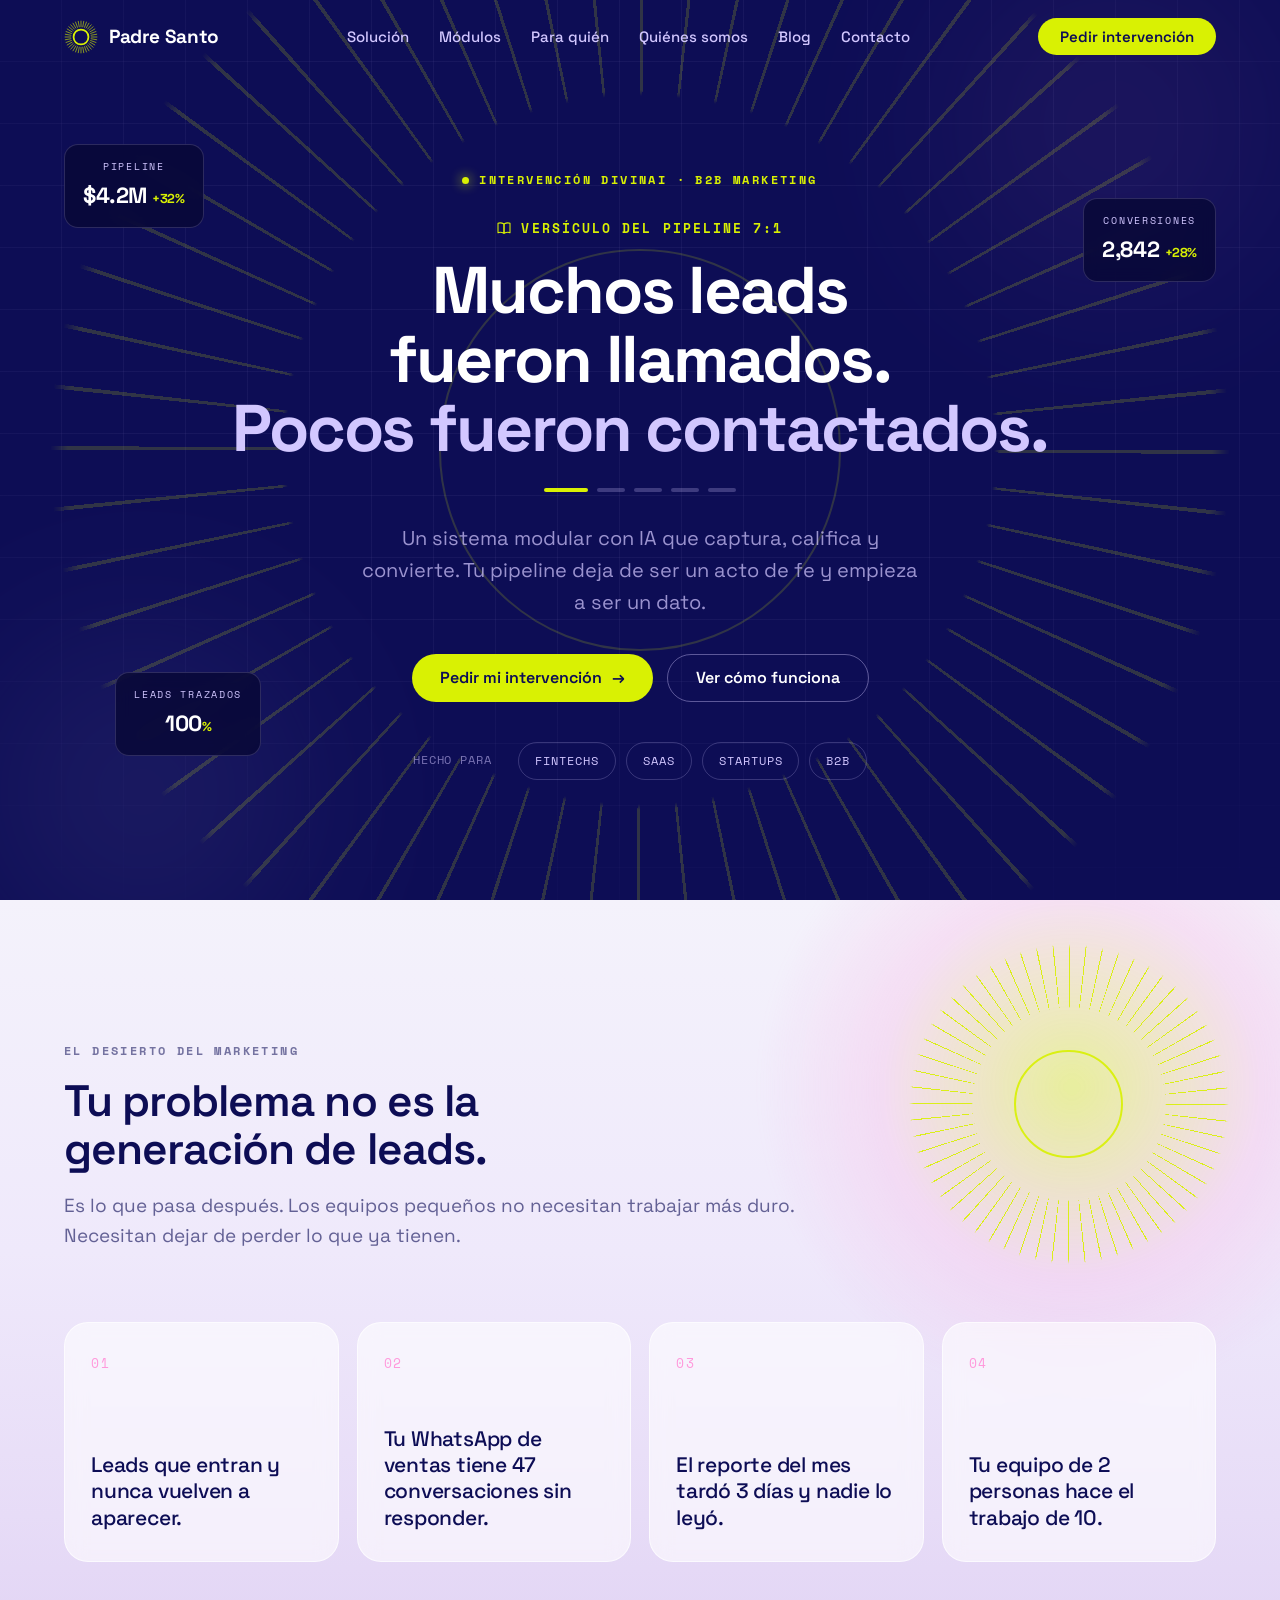
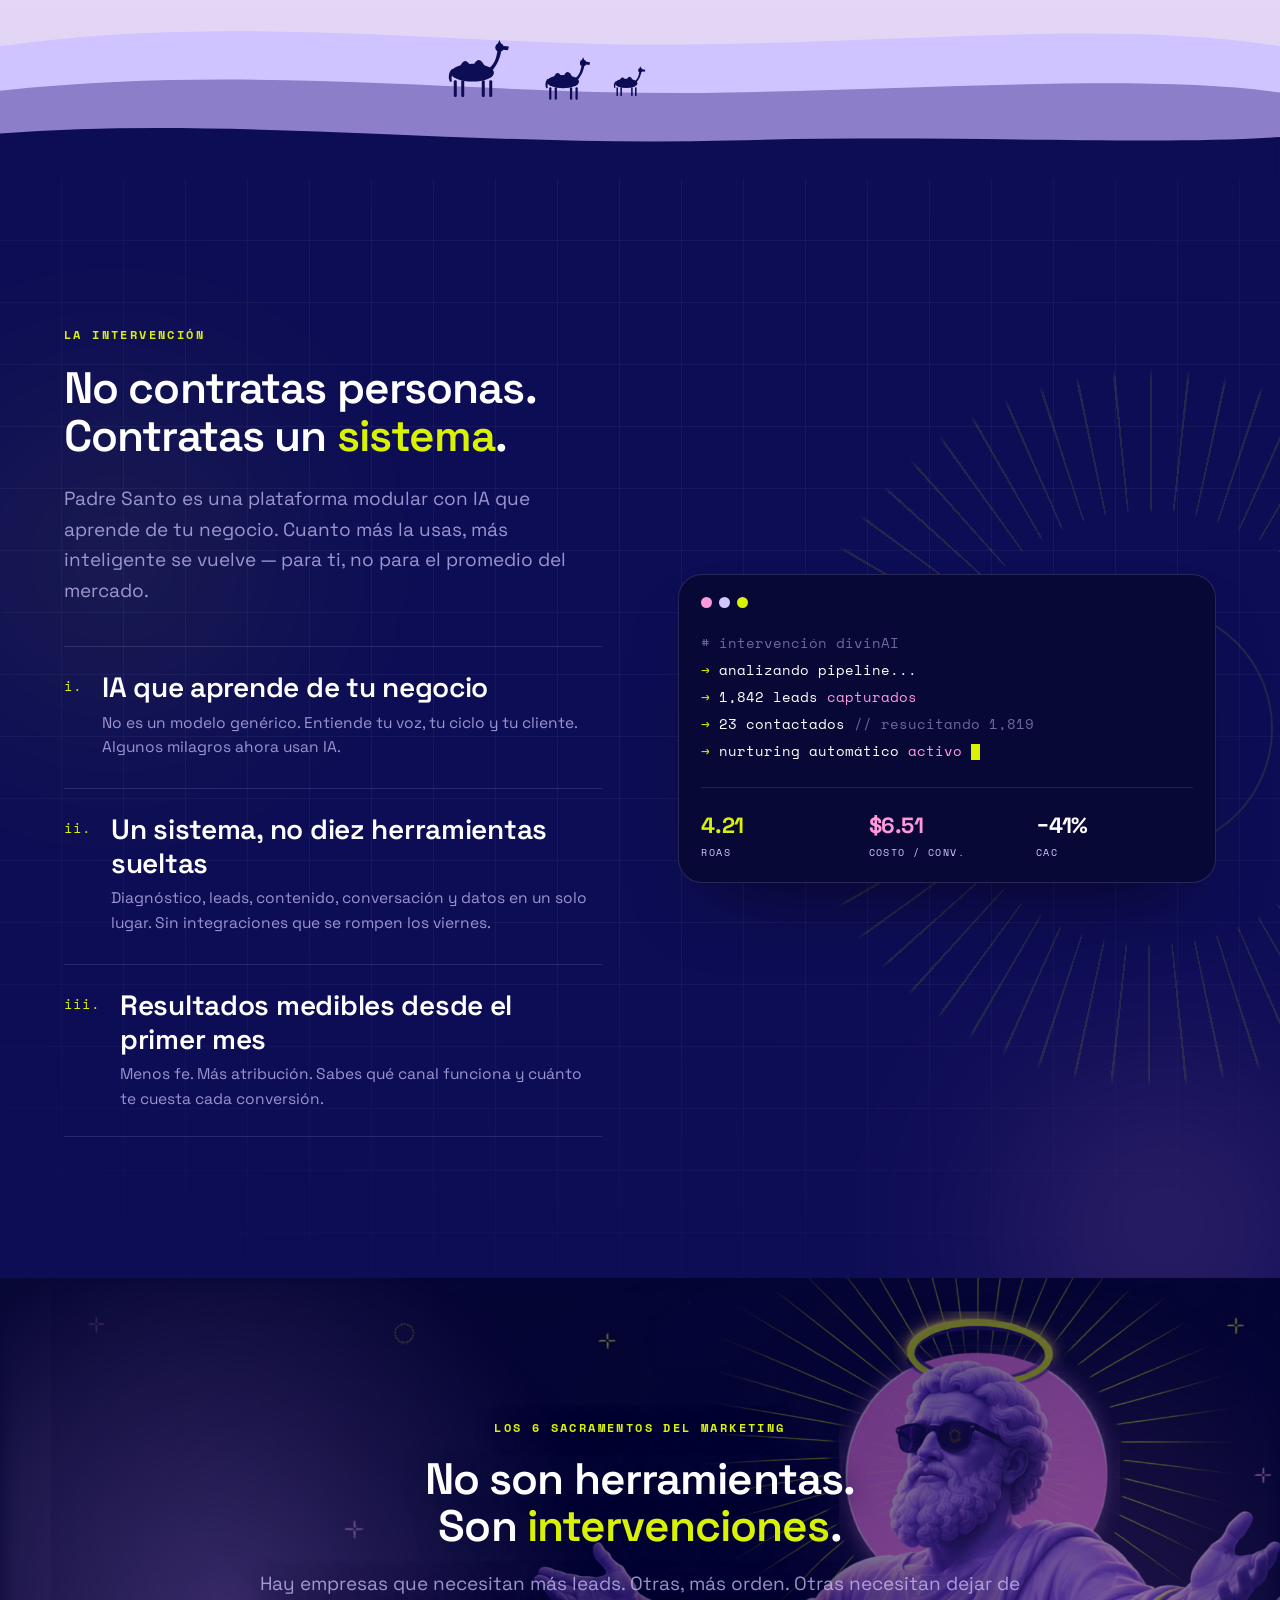
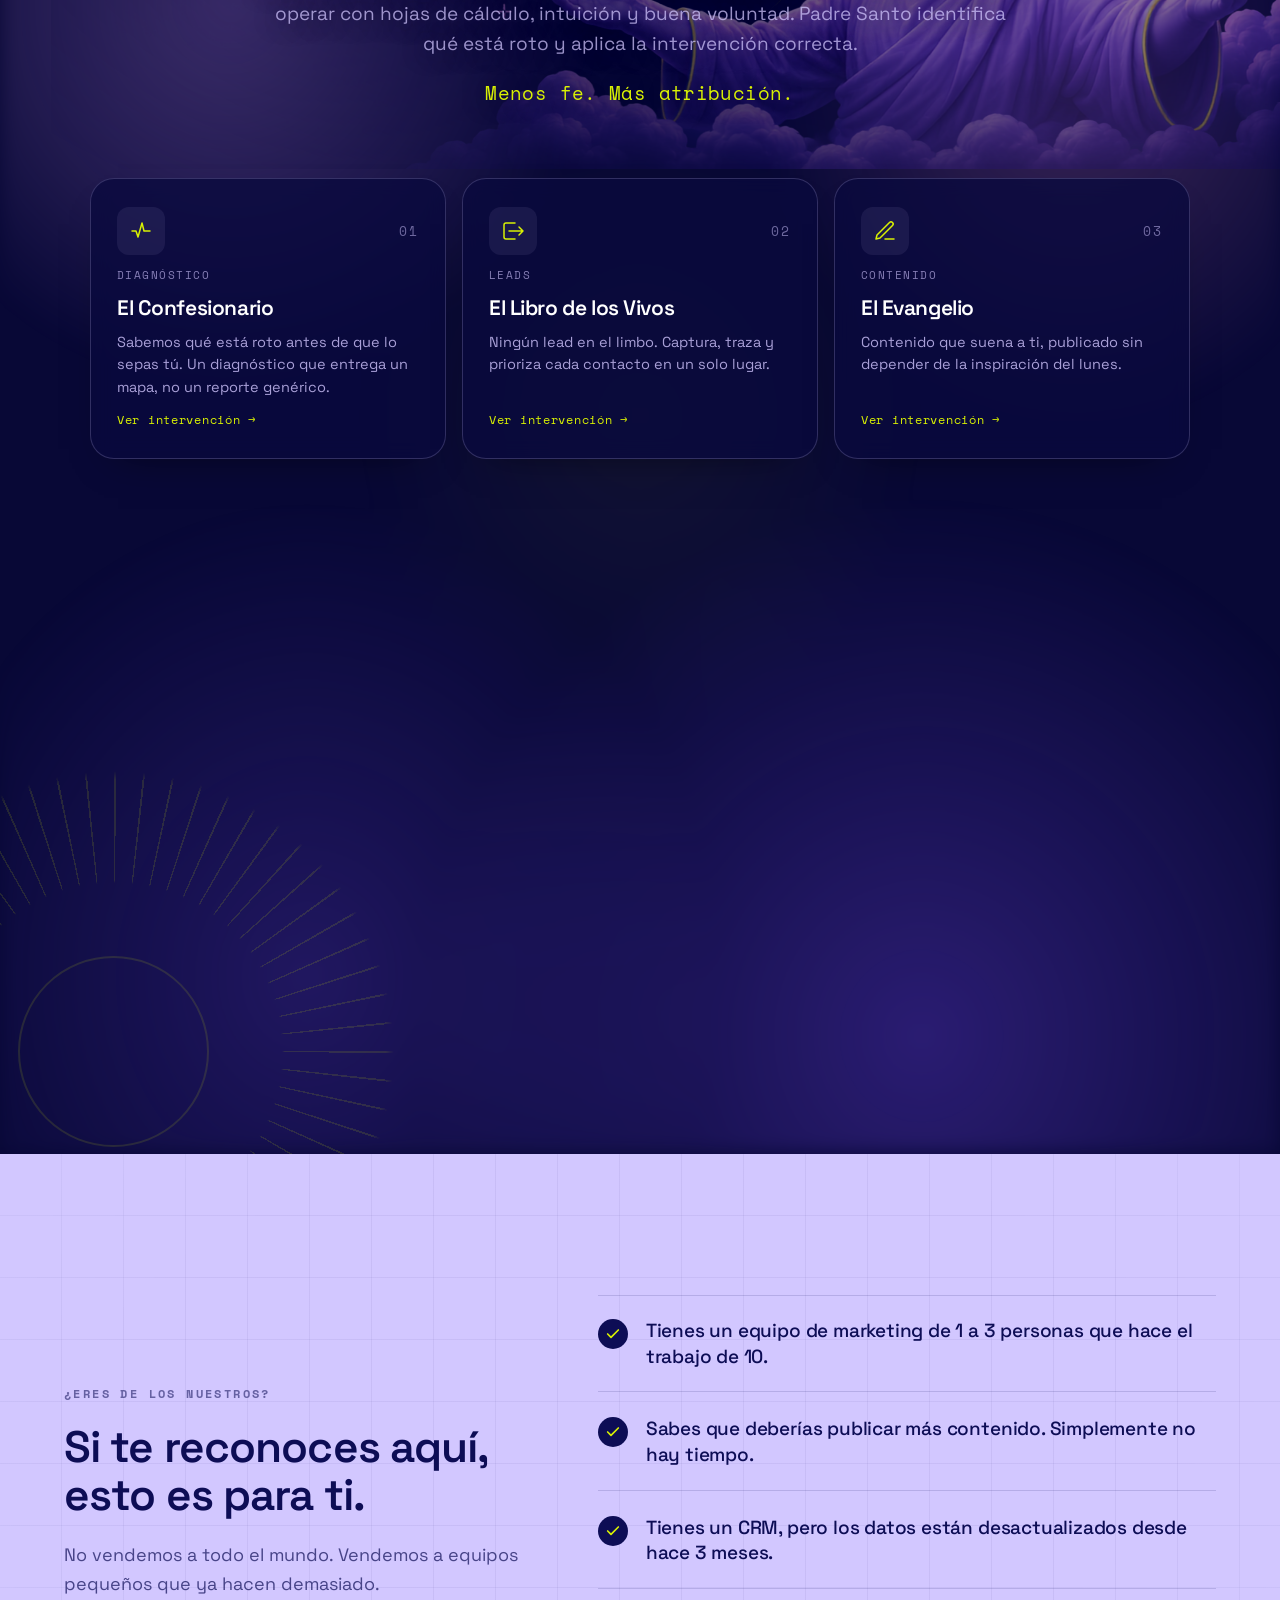
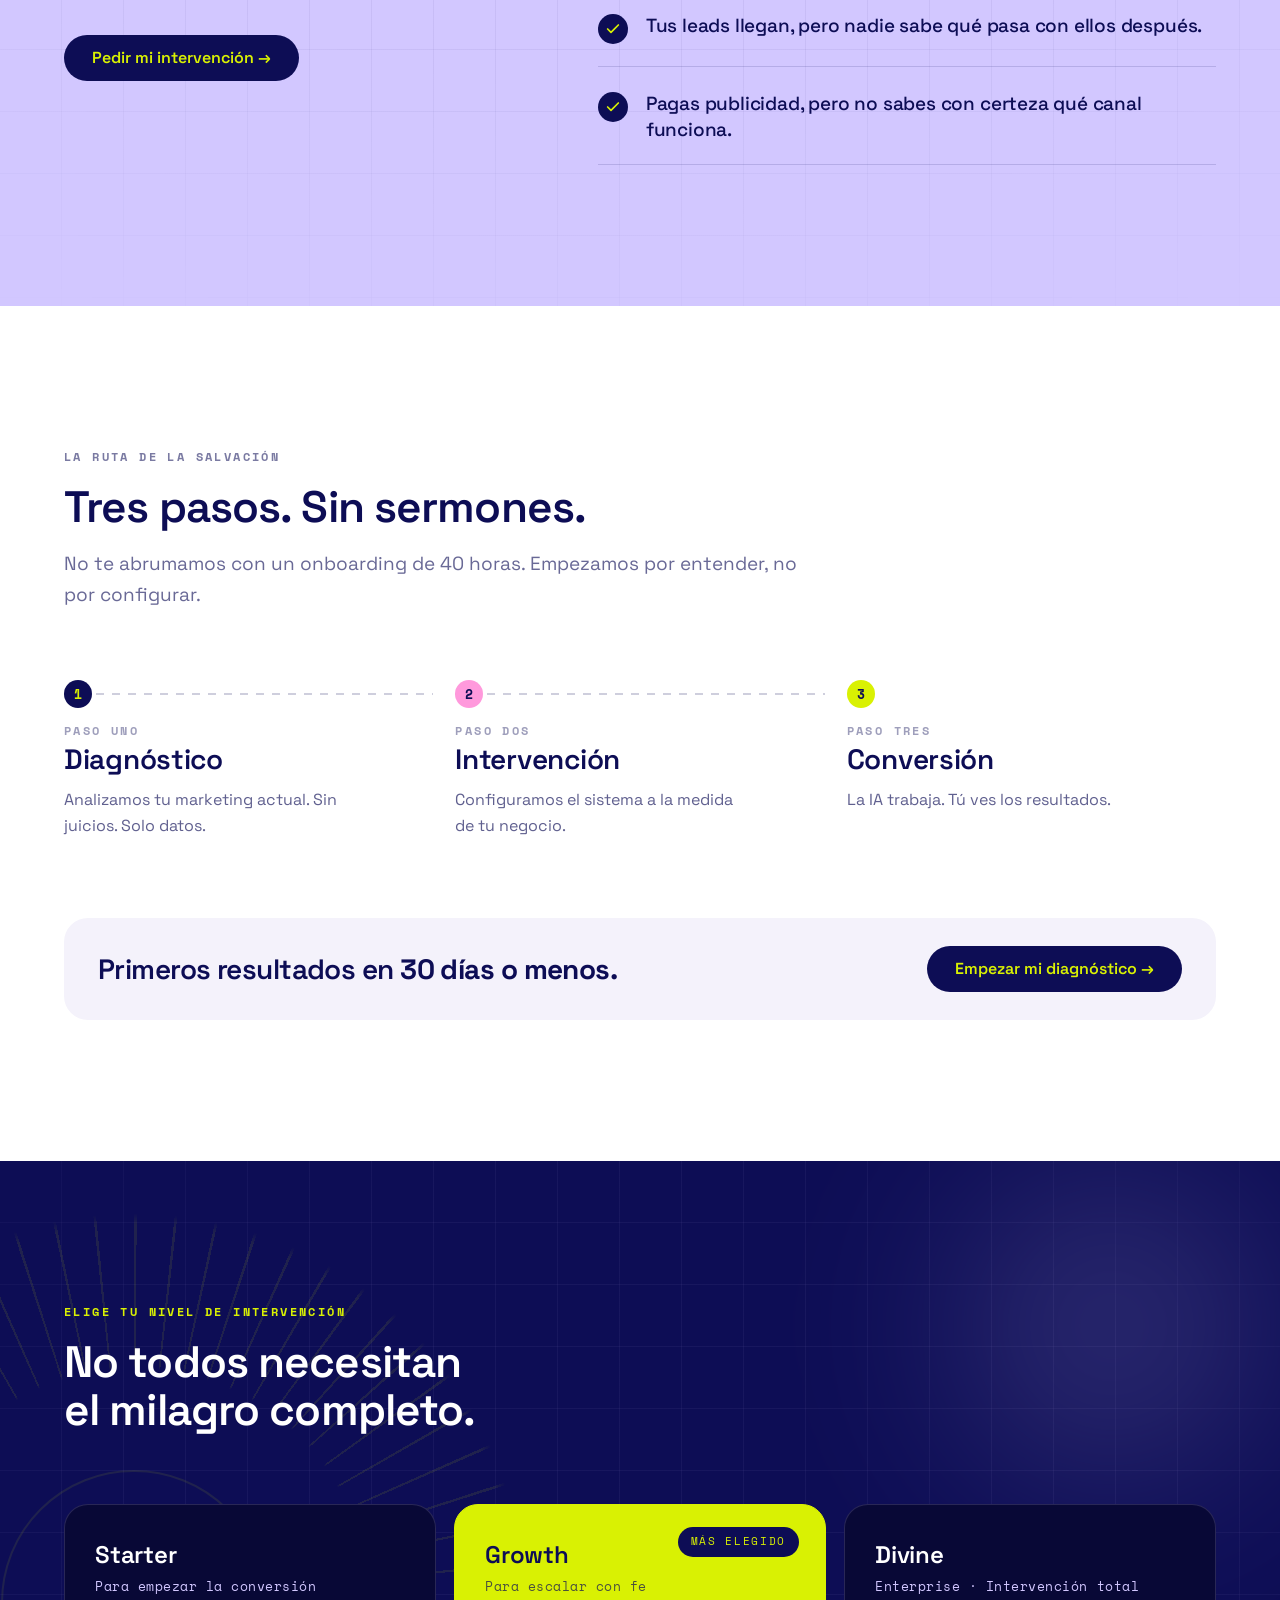
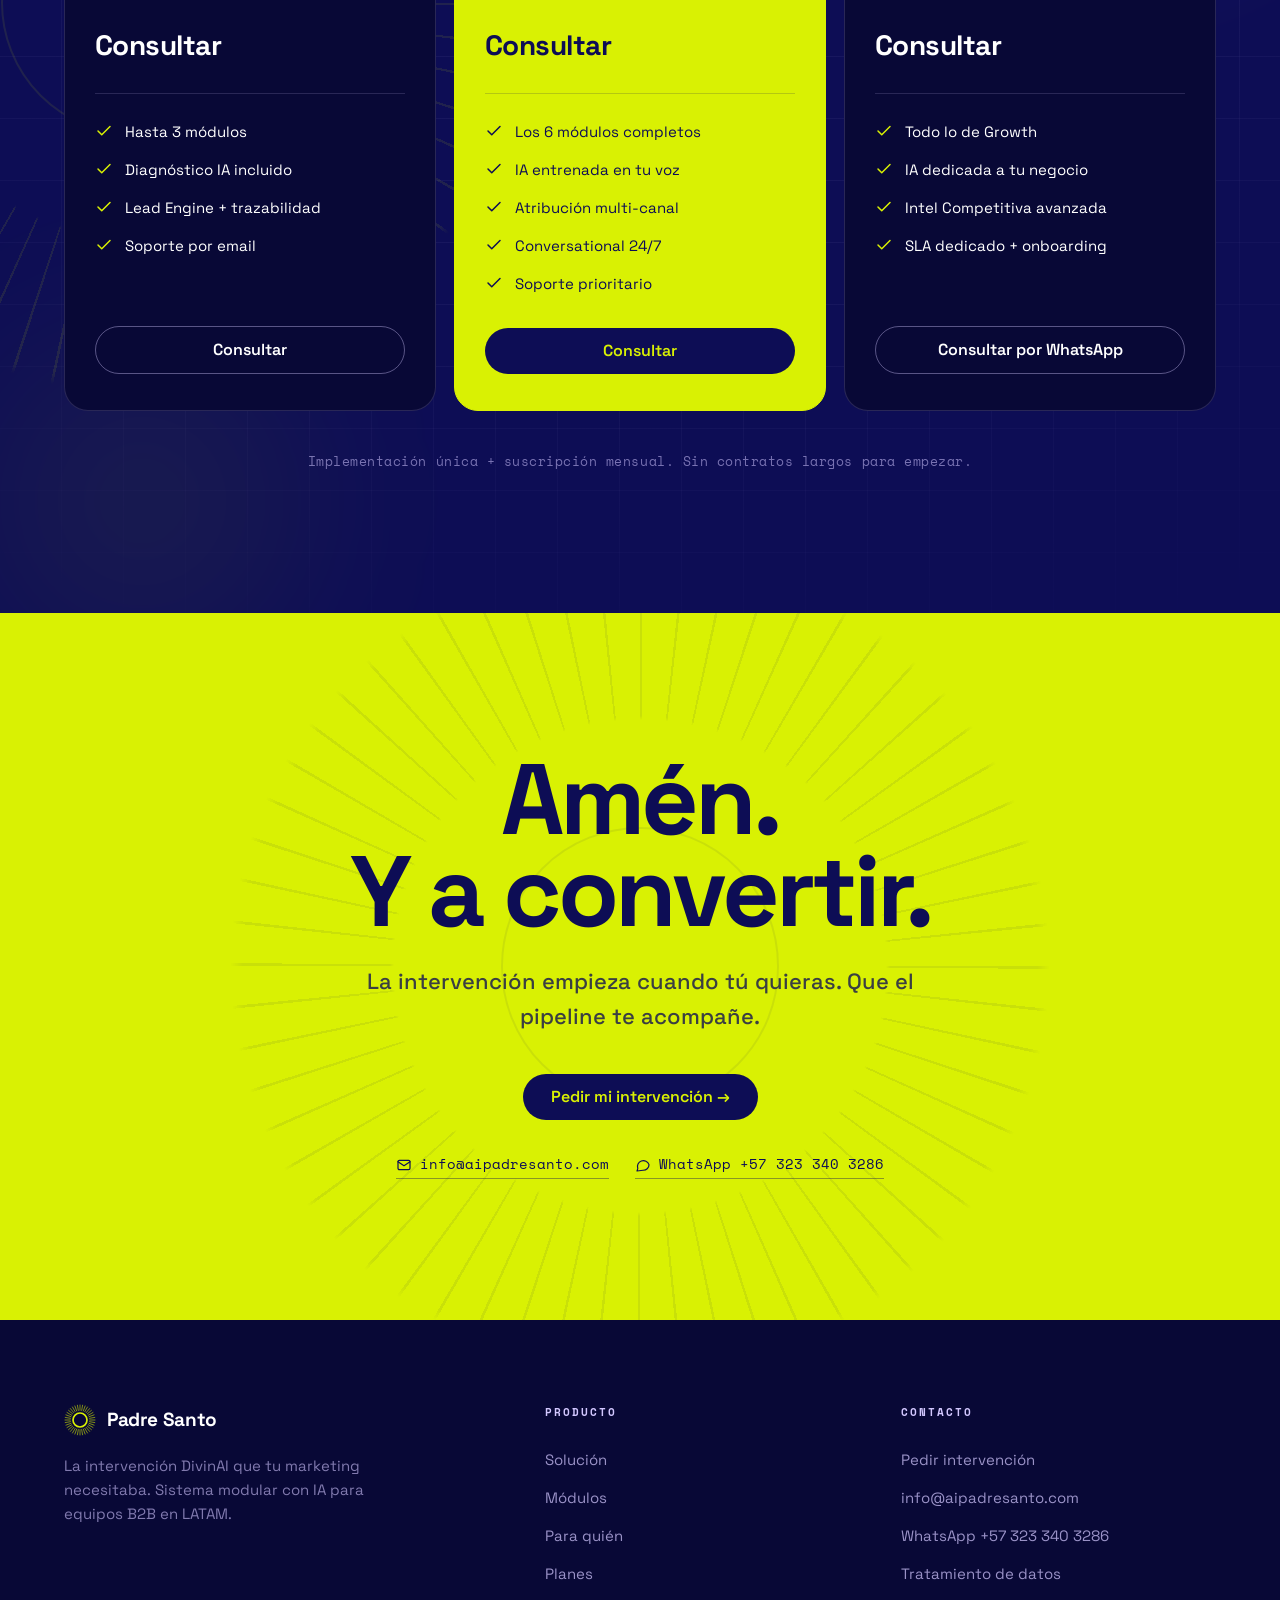
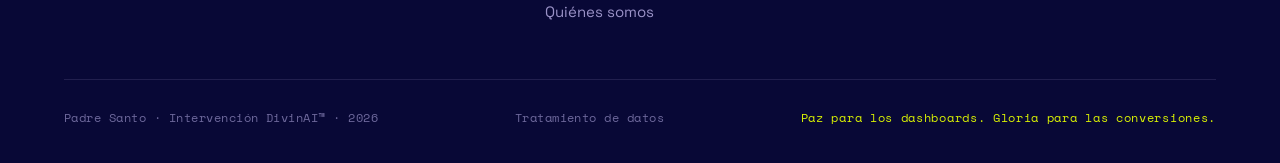
<file: index.html>
<!DOCTYPE html>
<html lang="es">
<head>
<meta charset="UTF-8">
<meta name="viewport" content="width=device-width, initial-scale=1.0">
<title>Padre Santo · La intervención DivinAI que tu marketing necesitaba</title>
<meta name="description" content="Padre Santo es un sistema modular de marketing con IA para empresas B2B en LATAM. Diagnóstico, leads, contenido, conversación, analytics e inteligencia competitiva. Menos fe. Más atribución.">
<meta name="keywords" content="marketing con IA, marketing B2B, automatización de marketing, lead scoring, atribución multicanal, CRM, fintech, SaaS, startups, LATAM, Padre Santo">
<meta name="author" content="Padre Santo">
<meta name="robots" content="index, follow, max-image-preview:large">
<meta name="theme-color" content="#0D0D55">
<link rel="canonical" href="https://aipadresanto.com/">

<!-- Open Graph -->
<meta property="og:type" content="website">
<meta property="og:site_name" content="Padre Santo">
<meta property="og:locale" content="es_LA">
<meta property="og:url" content="https://aipadresanto.com/">
<meta property="og:title" content="Padre Santo · La intervención DivinAI que tu marketing necesitaba">
<meta property="og:description" content="Sistema modular de marketing con IA para B2B. Tu pipeline no está muerto. Solo necesita resurrección. Menos fe. Más atribución.">
<meta property="og:image" content="https://aipadresanto.com/assets/Padre-Santo.png">
<meta property="og:image:width" content="1731">
<meta property="og:image:height" content="909">
<meta property="og:image:alt" content="Padre Santo · AI Marketing Software · Intervención DivinAI">

<!-- Twitter -->
<meta name="twitter:card" content="summary_large_image">
<meta name="twitter:title" content="Padre Santo · Intervención DivinAI para B2B">
<meta name="twitter:description" content="Sistema modular de marketing con IA. Tu pipeline no está muerto. Solo necesita resurrección.">
<meta name="twitter:image" content="https://aipadresanto.com/assets/Padre-Santo.png">

<link rel="preconnect" href="https://fonts.googleapis.com">
<link rel="preconnect" href="https://fonts.gstatic.com" crossorigin>
<link href="https://fonts.googleapis.com/css2?family=Space+Grotesk:wght@300;400;500;600;700&family=Space+Mono:wght@400;700&display=swap" rel="stylesheet">
<link rel="stylesheet" href="styles.css">
<link rel="icon" href="data:image/svg+xml,%3Csvg xmlns='http://www.w3.org/2000/svg' viewBox='0 0 48 48'%3E%3Ccircle cx='24' cy='24' r='12' fill='none' stroke='%23D9F103' stroke-width='3'/%3E%3C/svg%3E">

<!-- Datos estructurados -->
<script type="application/ld+json">
{
  "@context": "https://schema.org",
  "@graph": [
    {
      "@type": "Organization",
      "@id": "https://aipadresanto.com/#organization",
      "name": "Padre Santo",
      "alternateName": "Padre Santo · Intervención DivinAI",
      "url": "https://aipadresanto.com/",
      "logo": "https://aipadresanto.com/assets/Padre-Santo.png",
      "image": "https://aipadresanto.com/assets/Padre-Santo.png",
      "description": "Plataforma modular de marketing con inteligencia artificial para empresas B2B —fintechs, SaaS y startups— en LATAM.",
      "email": "info@aipadresanto.com",
      "areaServed": "LATAM",
      "founder": [
        { "@type": "Person", "name": "María Clara Zea" },
        { "@type": "Person", "name": "Daniel" }
      ],
      "contactPoint": {
        "@type": "ContactPoint",
        "telephone": "+57-323-340-3286",
        "contactType": "sales",
        "email": "info@aipadresanto.com",
        "areaServed": "LATAM",
        "availableLanguage": "Spanish"
      }
    },
    {
      "@type": "WebSite",
      "@id": "https://aipadresanto.com/#website",
      "url": "https://aipadresanto.com/",
      "name": "Padre Santo",
      "description": "La intervención DivinAI que tu marketing necesitaba.",
      "publisher": { "@id": "https://aipadresanto.com/#organization" },
      "inLanguage": "es"
    },
    {
      "@type": "SoftwareApplication",
      "name": "Padre Santo",
      "applicationCategory": "BusinessApplication",
      "operatingSystem": "Web",
      "url": "https://aipadresanto.com/",
      "description": "Sistema modular con IA que automatiza el ciclo de marketing B2B: diagnóstico, captura y scoring de leads, contenido, conversación 24/7, analytics e inteligencia competitiva.",
      "offers": { "@type": "Offer", "category": "SaaS", "priceCurrency": "USD" },
      "publisher": { "@id": "https://aipadresanto.com/#organization" }
    }
  ]
}
</script>
<!-- Google Analytics -->
<script async src="https://www.googletagmanager.com/gtag/js?id=G-44SPWCM633"></script>
<script>window.dataLayer=window.dataLayer||[];function gtag(){dataLayer.push(arguments);}gtag('js',new Date());gtag('config','G-44SPWCM633');</script>
</head>
<body>

<!-- ================= NAVBAR ================= -->
<nav class="nav" id="nav">
  <div class="wrap nav__inner">
    <a href="#top" class="logo" aria-label="Padre Santo — inicio">
      <svg class="halo-spin" width="34" height="34" viewBox="0 0 48 48" fill="none" aria-hidden="true">
        <g class="halo-rays" stroke="#D9F103" stroke-width="0.85" stroke-linecap="round">
          <line x1="24.0" y1="9.5" x2="24.0" y2="1.5"/><line x1="26.5" y1="9.7" x2="27.9" y2="1.8"/><line x1="29.0" y1="10.4" x2="31.7" y2="2.9"/><line x1="31.2" y1="11.4" x2="35.2" y2="4.5"/>
          <line x1="33.3" y1="12.9" x2="38.5" y2="6.8"/><line x1="35.1" y1="14.7" x2="41.2" y2="9.5"/><line x1="36.6" y1="16.8" x2="43.5" y2="12.7"/><line x1="37.6" y1="19.0" x2="45.1" y2="16.3"/>
          <line x1="38.3" y1="21.5" x2="46.2" y2="20.1"/><line x1="38.5" y1="24.0" x2="46.5" y2="24.0"/><line x1="38.3" y1="26.5" x2="46.2" y2="27.9"/><line x1="37.6" y1="29.0" x2="45.1" y2="31.7"/>
          <line x1="36.6" y1="31.2" x2="43.5" y2="35.2"/><line x1="35.1" y1="33.3" x2="41.2" y2="38.5"/><line x1="33.3" y1="35.1" x2="38.5" y2="41.2"/><line x1="31.2" y1="36.6" x2="35.2" y2="43.5"/>
          <line x1="29.0" y1="37.6" x2="31.7" y2="45.1"/><line x1="26.5" y1="38.3" x2="27.9" y2="46.2"/><line x1="24.0" y1="38.5" x2="24.0" y2="46.5"/><line x1="21.5" y1="38.3" x2="20.1" y2="46.2"/>
          <line x1="19.0" y1="37.6" x2="16.3" y2="45.1"/><line x1="16.8" y1="36.6" x2="12.7" y2="43.5"/><line x1="14.7" y1="35.1" x2="9.5" y2="41.2"/><line x1="12.9" y1="33.3" x2="6.8" y2="38.5"/>
          <line x1="11.4" y1="31.3" x2="4.5" y2="35.3"/><line x1="10.4" y1="29.0" x2="2.9" y2="31.7"/><line x1="9.7" y1="26.5" x2="1.8" y2="27.9"/><line x1="9.5" y1="24.0" x2="1.5" y2="24.0"/>
          <line x1="9.7" y1="21.5" x2="1.8" y2="20.1"/><line x1="10.4" y1="19.0" x2="2.9" y2="16.3"/><line x1="11.4" y1="16.8" x2="4.5" y2="12.7"/><line x1="12.9" y1="14.7" x2="6.8" y2="9.5"/>
          <line x1="14.7" y1="12.9" x2="9.5" y2="6.8"/><line x1="16.7" y1="11.4" x2="12.7" y2="4.5"/><line x1="19.0" y1="10.4" x2="16.3" y2="2.9"/><line x1="21.5" y1="9.7" x2="20.1" y2="1.8"/>
        </g>
        <circle cx="24" cy="24" r="10.5" fill="none" stroke="#D9F103" stroke-width="2.5"/>
      </svg>
      <span>Padre Santo</span>
    </a>
    <div class="nav__links">
      <a href="#solucion">Solución</a>
      <a href="modulos.html">Módulos</a>
      <a href="#paraquien">Para quién</a>
      <a href="nosotros.html">Quiénes somos</a>
      <a href="blog.html">Blog</a>
      <a href="#contacto" data-modal>Contacto</a>
    </div>
    <div class="nav__cta">
      <button class="btn btn--neon" data-modal>Pedir intervención</button>
      <button class="burger" id="burger" aria-label="Abrir menú" aria-expanded="false"><span></span><span></span><span></span></button>
    </div>
  </div>
</nav>

<!-- ================= MOBILE MENU ================= -->
<div class="mobile-menu" id="mobileMenu">
  <span class="kicker kicker--neon">Navegación · Padre Santo</span>
  <a href="#solucion">Solución</a>
  <a href="modulos.html">Módulos</a>
  <a href="#paraquien">Para quién</a>
  <a href="#planes">Planes</a>
  <a href="nosotros.html">Quiénes somos</a>
  <a href="blog.html">Blog</a>
  <a href="#contacto" data-modal>Contacto</a>
  <button class="btn btn--neon" data-modal>Pedir mi intervención →</button>
</div>

<span id="top"></span>

<!-- ================= HERO ================= -->
<header class="hero">
  <div class="deco" aria-hidden="true">
    <div class="halo-bg"></div>
    <div class="deco-grid"></div>
    <div class="deco-glow glow-lilac" style="bottom:-18%; left:-10%; opacity:.28"></div>
    <div class="deco-glow glow-pink" style="top:-16%; right:-8%; opacity:.22"></div>
    <span class="sparkle" style="top:24%; left:14%; font-size:16px; animation-delay:.4s">+</span>
    <span class="sparkle sparkle--pink" style="bottom:22%; right:16%; font-size:14px; animation-delay:1.6s">+</span>
    <span class="sparkle sparkle--lilac" style="top:30%; right:24%; font-size:12px; animation-delay:2.4s">+</span>
  </div>

  <div class="float-card fc-1 reveal"><div class="lbl">Pipeline</div><div class="val">$4.2M <small>+32%</small></div></div>
  <div class="float-card fc-2 reveal" data-delay="1"><div class="lbl">Conversiones</div><div class="val">2,842 <small>+28%</small></div></div>
  <div class="float-card fc-3 reveal" data-delay="2"><div class="lbl">Leads trazados</div><div class="val">100<small>%</small></div></div>

  <div class="wrap">
    <div class="hero__inner">
      <div class="hero__kicker reveal">
        <span class="dot"></span>
        <span class="kicker kicker--neon">Intervención DivinAI · B2B Marketing</span>
      </div>

      <!-- Rotador de versículos -->
      <div class="verse reveal" data-delay="1" id="verse" aria-live="polite">
        <div class="verse__ref">
          <svg viewBox="0 0 24 24" fill="none" stroke-width="1.6" stroke-linecap="round" stroke-linejoin="round" aria-hidden="true">
            <path d="M3 5c2.2-1 5.3-1 9 1v14c-3.7-2-6.8-2-9-1V5Z"/><path d="M21 5c-2.2-1-5.3-1-9 1v14c3.7-2 6.8-2 9-1V5Z"/>
          </svg>
          <span>Versículo del Pipeline 7:1</span>
        </div>
        <h1 class="display verse__text">
          <span class="v-l1">Muchos leads fueron llamados.</span><br>
          <span class="line2 v-l2">Pocos fueron contactados.</span>
        </h1>
        <div class="verse__dots" id="verseDots" aria-label="Cambiar versículo"></div>
      </div>

      <p class="hero__sub muted reveal" data-delay="2">
        Un sistema modular con IA que captura, califica y convierte. Tu pipeline deja de ser un acto de fe y empieza a ser un dato.
      </p>
      <div class="hero__ctas reveal" data-delay="3">
        <button class="btn btn--neon" data-modal>Pedir mi intervención <span class="arrow">→</span></button>
        <a href="#solucion" class="btn btn--ghost">Ver cómo funciona</a>
      </div>
      <div class="chips reveal" data-delay="4">
        <span class="chip chip--lead">Hecho para</span>
        <span class="chip">Fintechs</span><span class="chip">SaaS</span><span class="chip">Startups</span><span class="chip">B2B</span>
      </div>
    </div>
  </div>
</header>

<!-- ================= PROBLEMA ================= -->
<section class="problema section-pad">
  <div class="deco" aria-hidden="true">
    <div class="desert-sun-glow"></div>
    <div class="desert-sun"><div class="halo-bg"></div></div>
    <div class="desert">
      <svg viewBox="0 0 1440 300" preserveAspectRatio="xMidYMax meet" fill="none" xmlns="http://www.w3.org/2000/svg">
        <defs>
          <g id="ps-camel" fill="#0D0D55">
            <rect x="10" y="-18" width="3.2" height="18" rx="1.4"/>
            <rect x="18" y="-18" width="3.2" height="18" rx="1.4"/>
            <rect x="40" y="-18" width="3.2" height="18" rx="1.4"/>
            <rect x="48" y="-18" width="3.2" height="18" rx="1.4"/>
            <path d="M8,-30 C4,-26 4,-20 6,-16 L8,-17 C7,-21 8,-25 11,-28 Z"/>
            <ellipse cx="30" cy="-26" rx="23" ry="9.5"/>
            <path d="M16,-31 Q22,-46 29,-31 Z"/>
            <path d="M30,-32 Q37,-48 44,-31 Z"/>
            <path d="M46,-30 C52,-33 56,-40 57,-52 L61,-51 C60,-39 53,-30 49,-26 Z"/>
            <circle cx="59" cy="-53" r="4.6"/>
            <path d="M61,-55 L69,-54 L68,-50 L60,-51 Z"/>
            <path d="M57,-57 L59,-61 L61,-56 Z"/>
          </g>
        </defs>
        <!-- duna trasera (lila claro) -->
        <path d="M0,150 C260,112 520,150 760,148 C1030,146 1250,120 1440,150 L1440,300 L0,300 Z" fill="#CFC4FF"/>
        <!-- duna media -->
        <path d="M0,200 C300,168 560,208 820,202 C1080,196 1300,182 1440,202 L1440,300 L0,300 Z" fill="#8C7EC8"/>
        <!-- caravana de camellos sobre la duna media -->
        <use href="#ps-camel" transform="translate(500,207) scale(1.05)"/>
        <use href="#ps-camel" transform="translate(610,210) scale(0.78)"/>
        <use href="#ps-camel" transform="translate(688,206) scale(0.55)"/>
        <!-- duna frontal (navy: empalma con la sección siguiente) -->
        <path d="M0,248 C260,228 540,264 820,256 C1080,249 1300,262 1440,252 L1440,300 L0,300 Z" fill="#0D0D55"/>
      </svg>
    </div>
  </div>
  <div class="wrap">
    <div class="sec-head reveal">
      <span class="kicker kicker--ink">El desierto del marketing</span>
      <h2>Tu problema no es la<br>generación de leads.</h2>
      <p class="muted-ink">Es lo que pasa después. Los equipos pequeños no necesitan trabajar más duro. Necesitan dejar de perder lo que ya tienen.</p>
    </div>
    <div class="pain-grid">
      <article class="pain-card reveal" data-delay="1"><span class="num">01</span><p>Leads que entran y nunca vuelven a aparecer.</p></article>
      <article class="pain-card reveal" data-delay="2"><span class="num">02</span><p>Tu WhatsApp de ventas tiene 47 conversaciones sin responder.</p></article>
      <article class="pain-card reveal" data-delay="3"><span class="num">03</span><p>El reporte del mes tardó 3 días y nadie lo leyó.</p></article>
      <article class="pain-card reveal" data-delay="4"><span class="num">04</span><p>Tu equipo de 2 personas hace el trabajo de 10.</p></article>
    </div>
  </div>
</section>

<!-- ================= SOLUCIÓN ================= -->
<section class="solucion section-pad" id="solucion">
  <div class="deco" aria-hidden="true">
    <div class="halo-bg halo-bg--rev" style="width:min(720px,80vw); top:50%; right:-18%; transform:translateY(-50%); opacity:.1; --spin:120s;"></div>
    <div class="deco-grid"></div>
    <div class="deco-glow glow-neon" style="top:10%; left:-12%;"></div>
    <div class="deco-glow glow-pink" style="bottom:-20%; right:-12%; opacity:.4"></div>
  </div>
  <div class="wrap sol-grid">
    <div class="sol-copy">
      <span class="kicker kicker--neon reveal">La intervención</span>
      <h2 class="reveal" data-delay="1">No contratas personas.<br>Contratas un <em>sistema</em>.</h2>
      <p class="muted reveal" data-delay="2">Padre Santo es una plataforma modular con IA que aprende de tu negocio. Cuanto más la usas, más inteligente se vuelve — para ti, no para el promedio del mercado.</p>
      <div class="diff-list">
        <div class="diff-item reveal" data-delay="1"><span class="di-num">i.</span><div><h3>IA que aprende de tu negocio</h3><p class="muted">No es un modelo genérico. Entiende tu voz, tu ciclo y tu cliente. Algunos milagros ahora usan IA.</p></div></div>
        <div class="diff-item reveal" data-delay="2"><span class="di-num">ii.</span><div><h3>Un sistema, no diez herramientas sueltas</h3><p class="muted">Diagnóstico, leads, contenido, conversación y datos en un solo lugar. Sin integraciones que se rompen los viernes.</p></div></div>
        <div class="diff-item reveal" data-delay="3"><span class="di-num">iii.</span><div><h3>Resultados medibles desde el primer mes</h3><p class="muted">Menos fe. Más atribución. Sabes qué canal funciona y cuánto te cuesta cada conversión.</p></div></div>
      </div>
    </div>
    <div class="sol-visual reveal" data-delay="2">
      <div class="sol-mock">
        <div class="sol-mock__bar"><i></i><i></i><i></i></div>
        <div class="term-line"><span class="cm"># intervención divinAI</span></div>
        <div class="term-line"><span class="pr">→</span> analizando pipeline...</div>
        <div class="term-line"><span class="pr">→</span> 1,842 leads <span class="ok">capturados</span></div>
        <div class="term-line"><span class="pr">→</span> 23 contactados <span class="cm">// resucitando 1,819</span></div>
        <div class="term-line"><span class="pr">→</span> nurturing automático <span class="ok">activo</span> <span class="cursor"></span></div>
        <div class="mock-stats">
          <div><div class="ms-val text-neon">4.21</div><div class="ms-lbl">ROAS</div></div>
          <div><div class="ms-val text-pink">$6.51</div><div class="ms-lbl">Costo / conv.</div></div>
          <div><div class="ms-val">−41%</div><div class="ms-lbl">CAC</div></div>
        </div>
      </div>
    </div>
  </div>
</section>

<!-- ================= SACRAMENTOS (resumen, imagen de fondo) ================= -->
<section class="sacramentos section-pad" id="modulos">
  <div class="deco" aria-hidden="true">
    <div class="deco-nebula"></div>
    <div class="halo-bg" style="width:min(560px,70vw); bottom:-12%; left:-13%; opacity:.12; --spin:130s;"></div>
    <span class="sparkle" style="top:12%; left:12%; font-size:16px">+</span>
    <span class="sparkle sparkle--pink" style="top:20%; right:14%; font-size:13px; animation-delay:1.2s">+</span>
    <span class="sparkle sparkle--lilac" style="bottom:30%; left:8%; font-size:12px; animation-delay:2s">+</span>
  </div>
  <div class="sacr-deity" aria-hidden="true"></div>

  <div class="wrap">
    <div class="sec-head sec-head--center reveal">
      <span class="kicker kicker--neon">Los 6 sacramentos del marketing</span>
      <h2>No son herramientas.<br>Son <span class="text-neon">intervenciones</span>.</h2>
      <p class="muted">Hay empresas que necesitan más leads. Otras, más orden. Otras necesitan dejar de operar con hojas de cálculo, intuición y buena voluntad. Padre Santo identifica qué está roto y aplica la intervención correcta.</p>
      <p class="sacr-intro-phrase">Menos fe. Más atribución.</p>
    </div>

    <!-- 6 módulos: 3 arriba, 3 abajo. Título + descripción breve -->
    <div class="mod6-grid">
      <a class="mod6-card reveal" href="modulos.html#sacr-1">
        <div class="mod6-card__top">
          <span class="mod6-icon"><svg width="24" height="24" viewBox="0 0 24 24" fill="none" stroke="currentColor" stroke-width="1.5" stroke-linecap="round" stroke-linejoin="round"><path d="M3 12h4l2 6 4-14 2 8h6"/></svg></span>
          <span class="mod6-card__n">01</span>
        </div>
        <span class="mod6-card__cat">Diagnóstico</span>
        <h3>El Confesionario</h3>
        <p>Sabemos qué está roto antes de que lo sepas tú. Un diagnóstico que entrega un mapa, no un reporte genérico.</p>
        <span class="mod6-card__more">Ver intervención →</span>
      </a>

      <a class="mod6-card reveal" data-delay="1" href="modulos.html#sacr-2">
        <div class="mod6-card__top">
          <span class="mod6-icon"><svg width="24" height="24" viewBox="0 0 24 24" fill="none" stroke="currentColor" stroke-width="1.5" stroke-linecap="round" stroke-linejoin="round"><path d="M22 12l-4-4M22 12l-4 4M22 12H8"/><path d="M14 4H5a2 2 0 0 0-2 2v12a2 2 0 0 0 2 2h9"/></svg></span>
          <span class="mod6-card__n">02</span>
        </div>
        <span class="mod6-card__cat">Leads</span>
        <h3>El Libro de los Vivos</h3>
        <p>Ningún lead en el limbo. Captura, traza y prioriza cada contacto en un solo lugar.</p>
        <span class="mod6-card__more">Ver intervención →</span>
      </a>

      <a class="mod6-card reveal" data-delay="2" href="modulos.html#sacr-3">
        <div class="mod6-card__top">
          <span class="mod6-icon"><svg width="24" height="24" viewBox="0 0 24 24" fill="none" stroke="currentColor" stroke-width="1.5" stroke-linecap="round" stroke-linejoin="round"><path d="M12 20h9"/><path d="M16.5 3.5a2.1 2.1 0 0 1 3 3L7 19l-4 1 1-4Z"/></svg></span>
          <span class="mod6-card__n">03</span>
        </div>
        <span class="mod6-card__cat">Contenido</span>
        <h3>El Evangelio</h3>
        <p>Contenido que suena a ti, publicado sin depender de la inspiración del lunes.</p>
        <span class="mod6-card__more">Ver intervención →</span>
      </a>

      <a class="mod6-card reveal" href="modulos.html#sacr-4">
        <div class="mod6-card__top">
          <span class="mod6-icon"><svg width="24" height="24" viewBox="0 0 24 24" fill="none" stroke="currentColor" stroke-width="1.5" stroke-linecap="round" stroke-linejoin="round"><path d="M21 11.5a8.38 8.38 0 0 1-9 8.33L3 21l1.17-3.5A8.38 8.38 0 1 1 21 11.5Z"/></svg></span>
          <span class="mod6-card__n">04</span>
        </div>
        <span class="mod6-card__cat">Conversación</span>
        <h3>El Oráculo</h3>
        <p>Responde, califica y acompaña 24/7. Tu equipo duerme; tus leads no esperan.</p>
        <span class="mod6-card__more">Ver intervención →</span>
      </a>

      <a class="mod6-card reveal" data-delay="1" href="modulos.html#sacr-5">
        <div class="mod6-card__top">
          <span class="mod6-icon"><svg width="24" height="24" viewBox="0 0 24 24" fill="none" stroke="currentColor" stroke-width="1.5" stroke-linecap="round" stroke-linejoin="round"><path d="M3 3v18h18"/><rect x="7" y="11" width="3" height="6"/><rect x="13" y="7" width="3" height="10"/></svg></span>
          <span class="mod6-card__n">05</span>
        </div>
        <span class="mod6-card__cat">Analytics</span>
        <h3>La Revelación</h3>
        <p>Todos tus datos en un lugar, convertidos en decisiones. Sin esperar al cierre del mes.</p>
        <span class="mod6-card__more">Ver intervención →</span>
      </a>

      <a class="mod6-card reveal" data-delay="2" href="modulos.html#sacr-6">
        <div class="mod6-card__top">
          <span class="mod6-icon"><svg width="24" height="24" viewBox="0 0 24 24" fill="none" stroke="currentColor" stroke-width="1.5" stroke-linecap="round" stroke-linejoin="round"><circle cx="11" cy="11" r="7"/><path d="M21 21l-4.3-4.3"/></svg></span>
          <span class="mod6-card__n">06</span>
        </div>
        <span class="mod6-card__cat">Inteligencia</span>
        <h3>La Omnisciencia</h3>
        <p>Sabe qué hacen tus competidores antes de que sea tarde. No para copiar: para decidir mejor.</p>
        <span class="mod6-card__more">Ver intervención →</span>
      </a>
    </div>

    <div class="sacr-cta reveal">
      <h3>¿Necesitas los seis sacramentos?</h3>
      <p>Probablemente no. La intervención comienza donde está el problema. Y crece a medida que crece tu negocio.</p>
      <a class="btn btn--neon" href="modulos.html">Ver cada sacramento en detalle →</a>
    </div>
  </div>
</section>

<!-- ================= PARA QUIÉN ================= -->
<section class="paraquien section-pad" id="paraquien">
  <div class="deco" aria-hidden="true">
    <div class="deco-grid deco-grid--ink"></div>
    <span class="sparkle" style="top:16%; right:12%; color:#0D0D55; font-size:18px">+</span>
    <span class="sparkle" style="bottom:20%; right:30%; color:#0D0D55; font-size:13px; animation-delay:1.4s">+</span>
  </div>
  <div class="wrap pq-grid">
    <div class="pq-head reveal">
      <span class="kicker kicker--ink">¿Eres de los nuestros?</span>
      <h2>Si te reconoces aquí,<br>esto es para ti.</h2>
      <p>No vendemos a todo el mundo. Vendemos a equipos pequeños que ya hacen demasiado.</p>
      <button class="btn btn--navy pq-cta" data-modal>Pedir mi intervención →</button>
    </div>
    <ul class="pq-list">
      <li class="pq-item reveal" data-delay="1"><span class="pq-check"><svg viewBox="0 0 24 24" fill="none" stroke-width="2.5" stroke-linecap="round" stroke-linejoin="round"><path d="M20 6 9 17l-5-5"/></svg></span><p>Tienes un equipo de marketing de 1 a 3 personas que hace el trabajo de 10.</p></li>
      <li class="pq-item reveal" data-delay="2"><span class="pq-check"><svg viewBox="0 0 24 24" fill="none" stroke-width="2.5" stroke-linecap="round" stroke-linejoin="round"><path d="M20 6 9 17l-5-5"/></svg></span><p>Sabes que deberías publicar más contenido. Simplemente no hay tiempo.</p></li>
      <li class="pq-item reveal" data-delay="3"><span class="pq-check"><svg viewBox="0 0 24 24" fill="none" stroke-width="2.5" stroke-linecap="round" stroke-linejoin="round"><path d="M20 6 9 17l-5-5"/></svg></span><p>Tienes un CRM, pero los datos están desactualizados desde hace 3 meses.</p></li>
      <li class="pq-item reveal" data-delay="4"><span class="pq-check"><svg viewBox="0 0 24 24" fill="none" stroke-width="2.5" stroke-linecap="round" stroke-linejoin="round"><path d="M20 6 9 17l-5-5"/></svg></span><p>Tus leads llegan, pero nadie sabe qué pasa con ellos después.</p></li>
      <li class="pq-item reveal" data-delay="5"><span class="pq-check"><svg viewBox="0 0 24 24" fill="none" stroke-width="2.5" stroke-linecap="round" stroke-linejoin="round"><path d="M20 6 9 17l-5-5"/></svg></span><p>Pagas publicidad, pero no sabes con certeza qué canal funciona.</p></li>
    </ul>
  </div>
</section>

<!-- ================= CÓMO FUNCIONA ================= -->
<section class="proceso section-pad" id="proceso">
  <div class="wrap">
    <div class="sec-head reveal">
      <span class="kicker kicker--ink">La ruta de la salvación</span>
      <h2>Tres pasos. Sin sermones.</h2>
      <p class="muted-ink">No te abrumamos con un onboarding de 40 horas. Empezamos por entender, no por configurar.</p>
    </div>
    <div class="steps">
      <div class="step reveal" data-delay="1"><span class="step__line"></span><span class="step__dot">1</span><span class="kicker">Paso uno</span><h3>Diagnóstico</h3><p>Analizamos tu marketing actual. Sin juicios. Solo datos.</p></div>
      <div class="step reveal" data-delay="2"><span class="step__line"></span><span class="step__dot">2</span><span class="kicker">Paso dos</span><h3>Intervención</h3><p>Configuramos el sistema a la medida de tu negocio.</p></div>
      <div class="step reveal" data-delay="3"><span class="step__dot">3</span><span class="kicker">Paso tres</span><h3>Conversión</h3><p>La IA trabaja. Tú ves los resultados.</p></div>
    </div>
    <div class="proceso__foot reveal">
      <span class="pf-big">Primeros resultados en <b>30 días o menos.</b></span>
      <button class="btn btn--navy" data-modal>Empezar mi diagnóstico →</button>
    </div>
  </div>
</section>

<!-- ================= PLANES ================= -->
<section class="planes section-pad" id="planes">
  <div class="deco" aria-hidden="true">
    <div class="halo-bg" style="width:min(780px,85vw); top:42%; left:-20%; transform:translateY(-50%); opacity:.09; --spin:135s;"></div>
    <div class="deco-grid"></div>
    <div class="deco-glow glow-lilac" style="top:-10%; right:-8%;"></div>
    <div class="deco-glow glow-neon" style="bottom:-15%; left:-10%;"></div>
  </div>
  <div class="wrap">
    <div class="sec-head reveal" style="max-width:680px">
      <span class="kicker kicker--neon">Elige tu nivel de intervención</span>
      <h2 style="color:var(--white)">No todos necesitan<br>el milagro completo.</h2>
    </div>
    <div class="plan-grid">
      <article class="plan reveal" data-delay="1">
        <h3>Starter</h3><p class="plan-tag">Para empezar la conversión</p><div class="plan-price">Consultar</div>
        <ul>
          <li><svg viewBox="0 0 24 24" fill="none" stroke-linecap="round" stroke-linejoin="round" stroke-width="2"><path d="M20 6 9 17l-5-5"/></svg> Hasta 3 módulos</li>
          <li><svg viewBox="0 0 24 24" fill="none" stroke-linecap="round" stroke-linejoin="round" stroke-width="2"><path d="M20 6 9 17l-5-5"/></svg> Diagnóstico IA incluido</li>
          <li><svg viewBox="0 0 24 24" fill="none" stroke-linecap="round" stroke-linejoin="round" stroke-width="2"><path d="M20 6 9 17l-5-5"/></svg> Lead Engine + trazabilidad</li>
          <li><svg viewBox="0 0 24 24" fill="none" stroke-linecap="round" stroke-linejoin="round" stroke-width="2"><path d="M20 6 9 17l-5-5"/></svg> Soporte por email</li>
        </ul>
        <button class="btn btn--ghost" data-modal>Consultar</button>
      </article>
      <article class="plan plan--featured reveal" data-delay="2">
        <span class="plan__badge">Más elegido</span>
        <h3>Growth</h3><p class="plan-tag">Para escalar con fe</p><div class="plan-price">Consultar</div>
        <ul>
          <li><svg viewBox="0 0 24 24" fill="none" stroke-linecap="round" stroke-linejoin="round" stroke-width="2"><path d="M20 6 9 17l-5-5"/></svg> Los 6 módulos completos</li>
          <li><svg viewBox="0 0 24 24" fill="none" stroke-linecap="round" stroke-linejoin="round" stroke-width="2"><path d="M20 6 9 17l-5-5"/></svg> IA entrenada en tu voz</li>
          <li><svg viewBox="0 0 24 24" fill="none" stroke-linecap="round" stroke-linejoin="round" stroke-width="2"><path d="M20 6 9 17l-5-5"/></svg> Atribución multi-canal</li>
          <li><svg viewBox="0 0 24 24" fill="none" stroke-linecap="round" stroke-linejoin="round" stroke-width="2"><path d="M20 6 9 17l-5-5"/></svg> Conversational 24/7</li>
          <li><svg viewBox="0 0 24 24" fill="none" stroke-linecap="round" stroke-linejoin="round" stroke-width="2"><path d="M20 6 9 17l-5-5"/></svg> Soporte prioritario</li>
        </ul>
        <button class="btn btn--navy" data-modal>Consultar</button>
      </article>
      <article class="plan reveal" data-delay="3">
        <h3>Divine</h3><p class="plan-tag">Enterprise · Intervención total</p><div class="plan-price">Consultar</div>
        <ul>
          <li><svg viewBox="0 0 24 24" fill="none" stroke-linecap="round" stroke-linejoin="round" stroke-width="2"><path d="M20 6 9 17l-5-5"/></svg> Todo lo de Growth</li>
          <li><svg viewBox="0 0 24 24" fill="none" stroke-linecap="round" stroke-linejoin="round" stroke-width="2"><path d="M20 6 9 17l-5-5"/></svg> IA dedicada a tu negocio</li>
          <li><svg viewBox="0 0 24 24" fill="none" stroke-linecap="round" stroke-linejoin="round" stroke-width="2"><path d="M20 6 9 17l-5-5"/></svg> Intel Competitiva avanzada</li>
          <li><svg viewBox="0 0 24 24" fill="none" stroke-linecap="round" stroke-linejoin="round" stroke-width="2"><path d="M20 6 9 17l-5-5"/></svg> SLA dedicado + onboarding</li>
        </ul>
        <a class="btn btn--ghost" data-wa="planes">Consultar por WhatsApp</a>
      </article>
    </div>
    <p class="planes__note">Implementación única + suscripción mensual. Sin contratos largos para empezar.</p>
  </div>
</section>

<!-- ================= CIERRE ================= -->
<section class="cierre section-pad" id="contacto">
  <div class="deco" aria-hidden="true">
    <div class="halo-bg" style="color:#0D0D55; width:min(820px,92vw); top:50%; left:50%; transform:translate(-50%,-50%); opacity:.07; --spin:110s;"></div>
    <span class="sparkle" style="top:18%; left:18%; color:#0D0D55; font-size:20px">+</span>
    <span class="sparkle" style="top:26%; right:16%; color:#0D0D55; font-size:14px; animation-delay:1.3s">+</span>
    <span class="sparkle" style="bottom:20%; left:30%; color:#0D0D55; font-size:16px; animation-delay:.7s">+</span>
  </div>
  <div class="wrap cierre__inner reveal">
    <h2 class="display">Amén.<br>Y a convertir.</h2>
    <p>La intervención empieza cuando tú quieras. Que el pipeline te acompañe.</p>
    <div class="cierre__ctas"><button class="btn btn--navy" data-modal>Pedir mi intervención →</button></div>
    <div class="cierre__alt">
      <a data-mail>
        <svg width="16" height="16" viewBox="0 0 24 24" fill="none" stroke="currentColor" stroke-width="1.8" stroke-linecap="round" stroke-linejoin="round"><rect x="3" y="5" width="18" height="14" rx="2"/><path d="m3 7 9 6 9-6"/></svg>
        info@aipadresanto.com
      </a>
      <a data-wa="cierre">
        <svg width="16" height="16" viewBox="0 0 24 24" fill="none" stroke="currentColor" stroke-width="1.8" stroke-linecap="round" stroke-linejoin="round"><path d="M21 11.5a8.38 8.38 0 0 1-9 8.33L3 21l1.17-3.5A8.38 8.38 0 1 1 21 11.5Z"/></svg>
        WhatsApp +57 323 340 3286
      </a>
    </div>
  </div>
</section>

<!-- ================= FOOTER ================= -->
<footer class="footer">
  <div class="wrap">
    <div class="footer__top">
      <div class="footer__brand">
        <a href="#top" class="logo">
          <svg class="halo-spin" width="32" height="32" viewBox="0 0 48 48" fill="none" aria-hidden="true">
            <g class="halo-rays" stroke="#D9F103" stroke-width="0.85" stroke-linecap="round">
              <line x1="24.0" y1="9.5" x2="24.0" y2="1.5"/><line x1="26.5" y1="9.7" x2="27.9" y2="1.8"/><line x1="29.0" y1="10.4" x2="31.7" y2="2.9"/><line x1="31.2" y1="11.4" x2="35.2" y2="4.5"/>
              <line x1="33.3" y1="12.9" x2="38.5" y2="6.8"/><line x1="35.1" y1="14.7" x2="41.2" y2="9.5"/><line x1="36.6" y1="16.8" x2="43.5" y2="12.7"/><line x1="37.6" y1="19.0" x2="45.1" y2="16.3"/>
              <line x1="38.3" y1="21.5" x2="46.2" y2="20.1"/><line x1="38.5" y1="24.0" x2="46.5" y2="24.0"/><line x1="38.3" y1="26.5" x2="46.2" y2="27.9"/><line x1="37.6" y1="29.0" x2="45.1" y2="31.7"/>
              <line x1="36.6" y1="31.2" x2="43.5" y2="35.2"/><line x1="35.1" y1="33.3" x2="41.2" y2="38.5"/><line x1="33.3" y1="35.1" x2="38.5" y2="41.2"/><line x1="31.2" y1="36.6" x2="35.2" y2="43.5"/>
              <line x1="29.0" y1="37.6" x2="31.7" y2="45.1"/><line x1="26.5" y1="38.3" x2="27.9" y2="46.2"/><line x1="24.0" y1="38.5" x2="24.0" y2="46.5"/><line x1="21.5" y1="38.3" x2="20.1" y2="46.2"/>
              <line x1="19.0" y1="37.6" x2="16.3" y2="45.1"/><line x1="16.8" y1="36.6" x2="12.7" y2="43.5"/><line x1="14.7" y1="35.1" x2="9.5" y2="41.2"/><line x1="12.9" y1="33.3" x2="6.8" y2="38.5"/>
              <line x1="11.4" y1="31.3" x2="4.5" y2="35.3"/><line x1="10.4" y1="29.0" x2="2.9" y2="31.7"/><line x1="9.7" y1="26.5" x2="1.8" y2="27.9"/><line x1="9.5" y1="24.0" x2="1.5" y2="24.0"/>
              <line x1="9.7" y1="21.5" x2="1.8" y2="20.1"/><line x1="10.4" y1="19.0" x2="2.9" y2="16.3"/><line x1="11.4" y1="16.8" x2="4.5" y2="12.7"/><line x1="12.9" y1="14.7" x2="6.8" y2="9.5"/>
              <line x1="14.7" y1="12.9" x2="9.5" y2="6.8"/><line x1="16.7" y1="11.4" x2="12.7" y2="4.5"/><line x1="19.0" y1="10.4" x2="16.3" y2="2.9"/><line x1="21.5" y1="9.7" x2="20.1" y2="1.8"/>
            </g>
            <circle cx="24" cy="24" r="10.5" fill="none" stroke="#D9F103" stroke-width="2.5"/>
          </svg>
          <span>Padre Santo</span>
        </a>
        <p>La intervención DivinAI que tu marketing necesitaba. Sistema modular con IA para equipos B2B en LATAM.</p>
      </div>
      <div class="footer__col">
        <h4>Producto</h4>
        <a href="#solucion">Solución</a><a href="modulos.html">Módulos</a><a href="#paraquien">Para quién</a><a href="#planes">Planes</a><a href="nosotros.html">Quiénes somos</a>
      </div>
      <div class="footer__col">
        <h4>Contacto</h4>
        <a href="#contacto" data-modal>Pedir intervención</a>
        <a data-mail>info@aipadresanto.com</a>
        <a data-wa="footer">WhatsApp +57 323 340 3286</a>
        <a href="privacidad.html">Tratamiento de datos</a>
      </div>
    </div>
    <div class="footer__bottom">
      <span class="copy">Padre Santo · Intervención DivinAI™ · 2026</span>
      <span class="footer__legal"><a href="privacidad.html">Tratamiento de datos</a></span>
      <span class="blessing">Paz para los dashboards. Gloria para las conversiones.</span>
    </div>
  </div>
</footer>

<!-- ================= MODAL FORM ================= -->
<div class="modal" id="modal" role="dialog" aria-modal="true" aria-labelledby="modalTitle">
  <div class="modal__overlay" data-close></div>
  <div class="modal__box">
    <button class="modal__close" data-close aria-label="Cerrar"><svg width="20" height="20" viewBox="0 0 24 24" fill="none" stroke="currentColor" stroke-width="2" stroke-linecap="round"><path d="M18 6 6 18M6 6l12 12"/></svg></button>
    <div id="formView">
      <span class="kicker kicker--neon">Intervención DivinAI</span>
      <h3 id="modalTitle">Pide tu intervención.</h3>
      <p class="modal__sub">Cuéntanos lo mínimo. Te contactamos rápido — más rápido que tu bandeja de ventas.</p>
      <form id="contactForm" novalidate>
        <div class="field"><label for="f-name">Nombre</label><input id="f-name" name="name" type="text" placeholder="Tu nombre" required></div>
        <div class="field"><label for="f-email">Email</label><input id="f-email" name="email" type="email" placeholder="tu@empresa.com" required></div>
        <div class="field"><label for="f-company">Empresa</label><input id="f-company" name="company" type="text" placeholder="Nombre de tu empresa" required></div>
        <div class="field"><label for="f-whats">WhatsApp <span style="text-transform:none;letter-spacing:0">(opcional)</span></label><input id="f-whats" name="whatsapp" type="tel" placeholder="+57 ..."></div>
        <button class="btn btn--neon" type="submit">Quiero mi intervención →</button>
        <p class="modal__legal">Al enviar, aceptas que te contactemos. Sin spam. Sin sermones.</p>
      </form>
    </div>
    <div id="successView" class="form-success" hidden>
      <div class="halo-spin">
        <svg viewBox="0 0 48 48" fill="none" aria-hidden="true">
          <g class="halo-rays" stroke="#D9F103" stroke-width="0.85" stroke-linecap="round">
            <line x1="24.0" y1="9.5" x2="24.0" y2="1.5"/><line x1="26.5" y1="9.7" x2="27.9" y2="1.8"/><line x1="29.0" y1="10.4" x2="31.7" y2="2.9"/><line x1="31.2" y1="11.4" x2="35.2" y2="4.5"/>
            <line x1="33.3" y1="12.9" x2="38.5" y2="6.8"/><line x1="35.1" y1="14.7" x2="41.2" y2="9.5"/><line x1="36.6" y1="16.8" x2="43.5" y2="12.7"/><line x1="37.6" y1="19.0" x2="45.1" y2="16.3"/>
            <line x1="38.3" y1="21.5" x2="46.2" y2="20.1"/><line x1="38.5" y1="24.0" x2="46.5" y2="24.0"/><line x1="38.3" y1="26.5" x2="46.2" y2="27.9"/><line x1="37.6" y1="29.0" x2="45.1" y2="31.7"/>
            <line x1="36.6" y1="31.2" x2="43.5" y2="35.2"/><line x1="35.1" y1="33.3" x2="41.2" y2="38.5"/><line x1="33.3" y1="35.1" x2="38.5" y2="41.2"/><line x1="31.2" y1="36.6" x2="35.2" y2="43.5"/>
            <line x1="29.0" y1="37.6" x2="31.7" y2="45.1"/><line x1="26.5" y1="38.3" x2="27.9" y2="46.2"/><line x1="24.0" y1="38.5" x2="24.0" y2="46.5"/><line x1="21.5" y1="38.3" x2="20.1" y2="46.2"/>
            <line x1="19.0" y1="37.6" x2="16.3" y2="45.1"/><line x1="16.8" y1="36.6" x2="12.7" y2="43.5"/><line x1="14.7" y1="35.1" x2="9.5" y2="41.2"/><line x1="12.9" y1="33.3" x2="6.8" y2="38.5"/>
            <line x1="11.4" y1="31.3" x2="4.5" y2="35.3"/><line x1="10.4" y1="29.0" x2="2.9" y2="31.7"/><line x1="9.7" y1="26.5" x2="1.8" y2="27.9"/><line x1="9.5" y1="24.0" x2="1.5" y2="24.0"/>
            <line x1="9.7" y1="21.5" x2="1.8" y2="20.1"/><line x1="10.4" y1="19.0" x2="2.9" y2="16.3"/><line x1="11.4" y1="16.8" x2="4.5" y2="12.7"/><line x1="12.9" y1="14.7" x2="6.8" y2="9.5"/>
            <line x1="14.7" y1="12.9" x2="9.5" y2="6.8"/><line x1="16.7" y1="11.4" x2="12.7" y2="4.5"/><line x1="19.0" y1="10.4" x2="16.3" y2="2.9"/><line x1="21.5" y1="9.7" x2="20.1" y2="1.8"/>
          </g>
          <circle cx="24" cy="24" r="10.5" fill="none" stroke="#D9F103" stroke-width="2.5"/>
        </svg>
      </div>
      <h3>Hágase la automatización.</h3>
      <p>Recibimos tu solicitud. Te contactamos en menos de 24 horas. Amén a la atribución.</p>
    </div>
  </div>
</div>

<script src="app.js" defer></script>
</body>
</html>
</file>
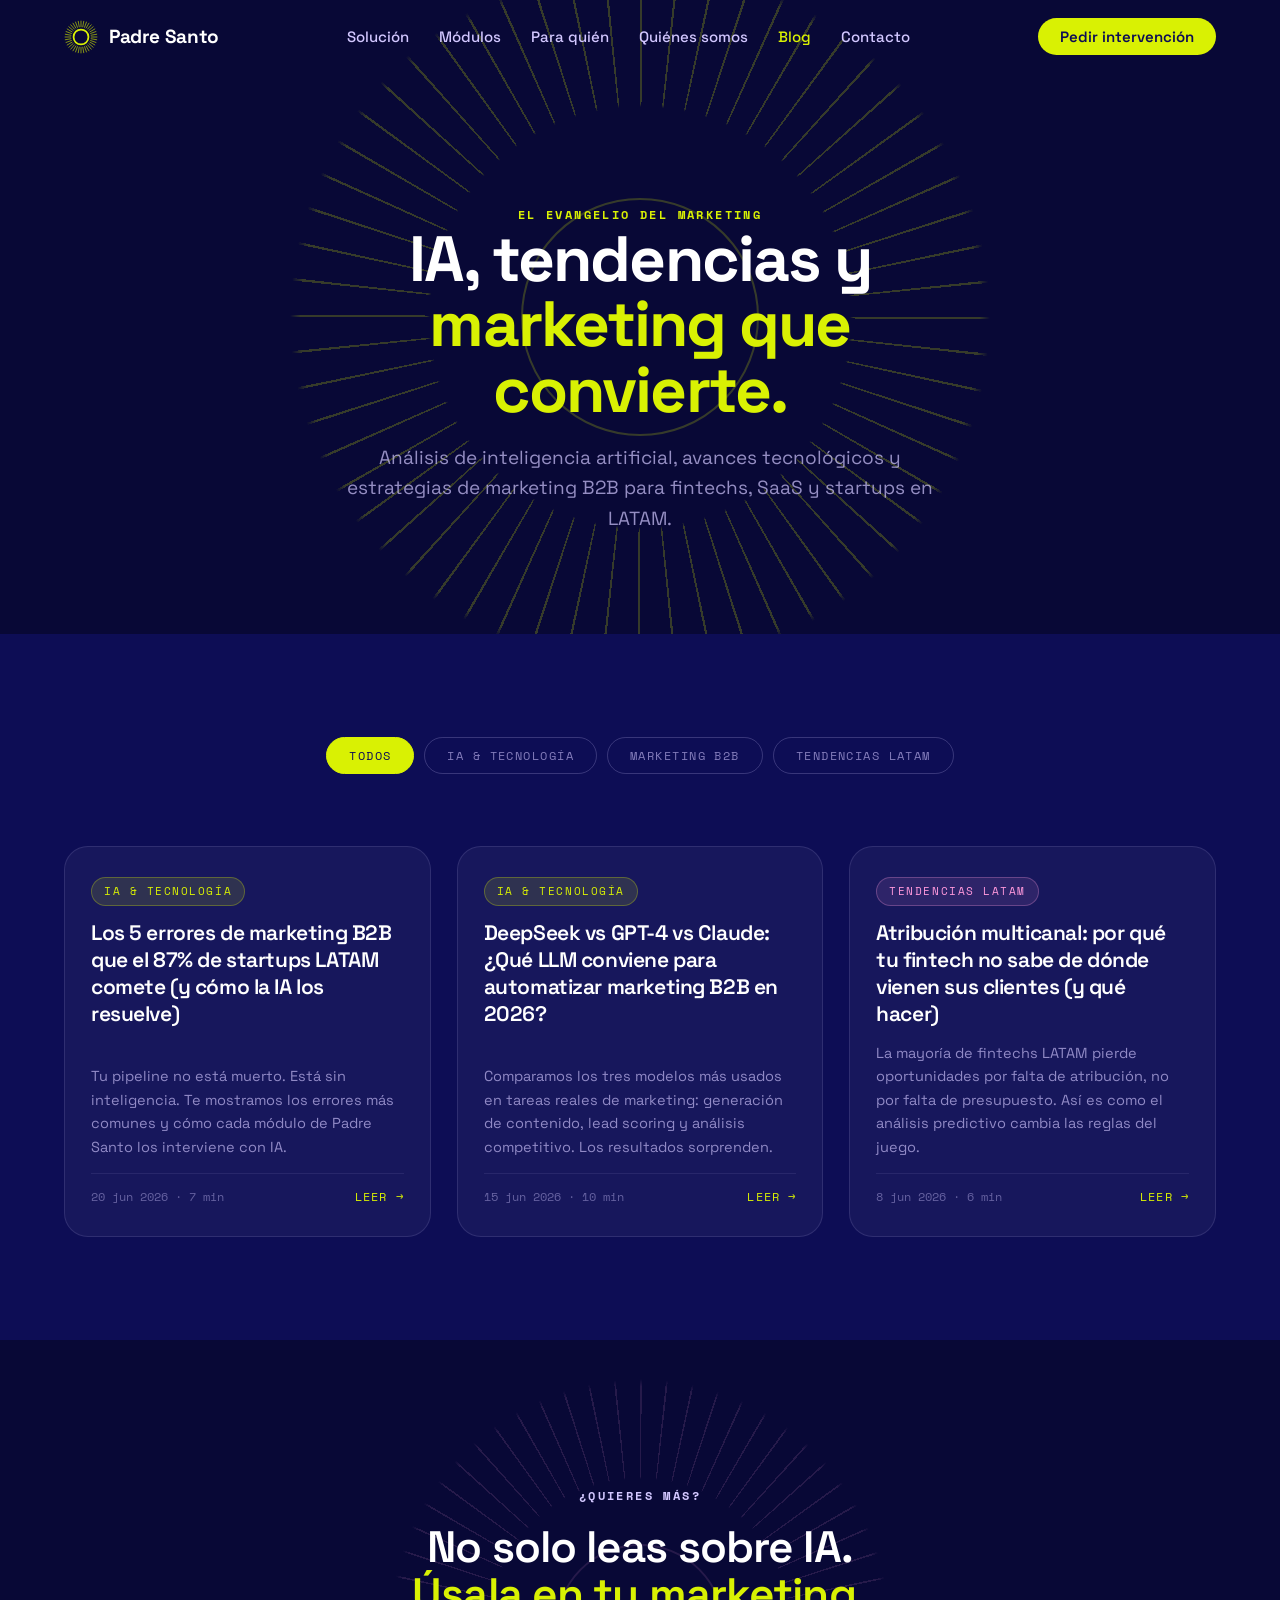
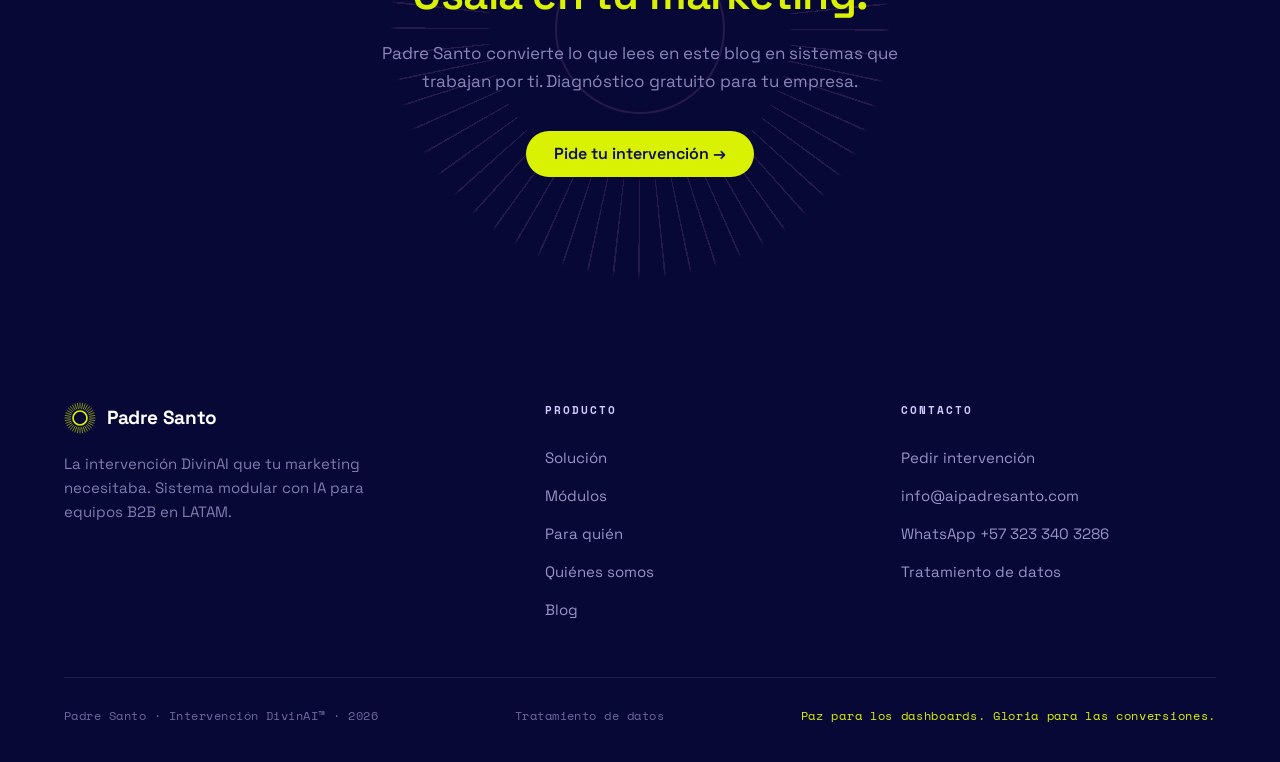
<file: blog.html>
<!DOCTYPE html>
<html lang="es">
<head>
<meta charset="UTF-8">
<meta name="viewport" content="width=device-width, initial-scale=1.0">
<title>Blog · IA, Marketing B2B y Tendencias LATAM · Padre Santo</title>
<meta name="description" content="El evangelio del marketing con IA. Tendencias de inteligencia artificial, avances tecnológicos y estrategias de marketing B2B para startups y fintechs en LATAM.">
<meta name="keywords" content="blog marketing IA, tendencias inteligencia artificial LATAM, marketing B2B startups, fintech marketing, automatización marketing, Padre Santo">
<meta name="author" content="Padre Santo">
<meta name="robots" content="index, follow, max-image-preview:large">
<meta name="theme-color" content="#0D0D55">
<link rel="canonical" href="https://aipadresanto.com/blog.html">

<!-- Open Graph -->
<meta property="og:type" content="website">
<meta property="og:site_name" content="Padre Santo">
<meta property="og:locale" content="es_LA">
<meta property="og:url" content="https://aipadresanto.com/blog.html">
<meta property="og:title" content="Blog · IA, Marketing B2B y Tendencias LATAM · Padre Santo">
<meta property="og:description" content="El evangelio del marketing con IA. Tendencias, estrategias y avances tecnológicos para fintechs y startups en LATAM.">
<meta property="og:image" content="https://aipadresanto.com/assets/Padre-Santo.png">
<meta property="og:image:width" content="1731">
<meta property="og:image:height" content="909">
<meta property="og:image:alt" content="Padre Santo · Blog de Marketing con IA">

<!-- Twitter -->
<meta name="twitter:card" content="summary_large_image">
<meta name="twitter:title" content="Blog · Padre Santo · Marketing con IA para LATAM">
<meta name="twitter:description" content="El evangelio del marketing con IA. Tendencias, estrategias y avances para fintechs y startups.">
<meta name="twitter:image" content="https://aipadresanto.com/assets/Padre-Santo.png">

<link rel="preconnect" href="https://fonts.googleapis.com">
<link rel="preconnect" href="https://fonts.gstatic.com" crossorigin>
<link href="https://fonts.googleapis.com/css2?family=Space+Grotesk:wght@300;400;500;600;700&family=Space+Mono:wght@400;700&display=swap" rel="stylesheet">
<link rel="stylesheet" href="styles.css">
<link rel="icon" href="data:image/svg+xml,%3Csvg xmlns='http://www.w3.org/2000/svg' viewBox='0 0 48 48'%3E%3Ccircle cx='24' cy='24' r='12' fill='none' stroke='%23D9F103' stroke-width='3'/%3E%3C/svg%3E">
<!-- Google Analytics -->
<script async src="https://www.googletagmanager.com/gtag/js?id=G-44SPWCM633"></script>
<script>window.dataLayer=window.dataLayer||[];function gtag(){dataLayer.push(arguments);}gtag('js',new Date());gtag('config','G-44SPWCM633');</script>

<!-- Schema.org Blog -->
<script type="application/ld+json">
{
  "@context": "https://schema.org",
  "@type": "Blog",
  "name": "Padre Santo Blog",
  "description": "El evangelio del marketing con IA. Tendencias de inteligencia artificial y estrategias de marketing B2B para LATAM.",
  "url": "https://aipadresanto.com/blog.html",
  "publisher": {
    "@type": "Organization",
    "name": "Padre Santo",
    "url": "https://aipadresanto.com/"
  }
}
</script>
</head>
<body>

<!-- ================= NAVBAR ================= -->
<nav class="nav" id="nav">
  <div class="wrap nav__inner">
    <a href="index.html" class="logo" aria-label="Padre Santo — inicio">
      <svg class="halo-spin" width="34" height="34" viewBox="0 0 48 48" fill="none" aria-hidden="true">
        <g class="halo-rays" stroke="#D9F103" stroke-width="0.85" stroke-linecap="round">
          <line x1="24.0" y1="9.5" x2="24.0" y2="1.5"/><line x1="26.5" y1="9.7" x2="27.9" y2="1.8"/><line x1="29.0" y1="10.4" x2="31.7" y2="2.9"/><line x1="31.2" y1="11.4" x2="35.2" y2="4.5"/>
          <line x1="33.3" y1="12.9" x2="38.5" y2="6.8"/><line x1="35.1" y1="14.7" x2="41.2" y2="9.5"/><line x1="36.6" y1="16.8" x2="43.5" y2="12.7"/><line x1="37.6" y1="19.0" x2="45.1" y2="16.3"/>
          <line x1="38.3" y1="21.5" x2="46.2" y2="20.1"/><line x1="38.5" y1="24.0" x2="46.5" y2="24.0"/><line x1="38.3" y1="26.5" x2="46.2" y2="27.9"/><line x1="37.6" y1="29.0" x2="45.1" y2="31.7"/>
          <line x1="36.6" y1="31.2" x2="43.5" y2="35.2"/><line x1="35.1" y1="33.3" x2="41.2" y2="38.5"/><line x1="33.3" y1="35.1" x2="38.5" y2="41.2"/><line x1="31.2" y1="36.6" x2="35.2" y2="43.5"/>
          <line x1="29.0" y1="37.6" x2="31.7" y2="45.1"/><line x1="26.5" y1="38.3" x2="27.9" y2="46.2"/><line x1="24.0" y1="38.5" x2="24.0" y2="46.5"/><line x1="21.5" y1="38.3" x2="20.1" y2="46.2"/>
          <line x1="19.0" y1="37.6" x2="16.3" y2="45.1"/><line x1="16.8" y1="36.6" x2="12.7" y2="43.5"/><line x1="14.7" y1="35.1" x2="9.5" y2="41.2"/><line x1="12.9" y1="33.3" x2="6.8" y2="38.5"/>
          <line x1="11.4" y1="31.3" x2="4.5" y2="35.3"/><line x1="10.4" y1="29.0" x2="2.9" y2="31.7"/><line x1="9.7" y1="26.5" x2="1.8" y2="27.9"/><line x1="9.5" y1="24.0" x2="1.5" y2="24.0"/>
          <line x1="9.7" y1="21.5" x2="1.8" y2="20.1"/><line x1="10.4" y1="19.0" x2="2.9" y2="16.3"/><line x1="11.4" y1="16.8" x2="4.5" y2="12.7"/><line x1="12.9" y1="14.7" x2="6.8" y2="9.5"/>
          <line x1="14.7" y1="12.9" x2="9.5" y2="6.8"/><line x1="16.7" y1="11.4" x2="12.7" y2="4.5"/><line x1="19.0" y1="10.4" x2="16.3" y2="2.9"/><line x1="21.5" y1="9.7" x2="20.1" y2="1.8"/>
        </g>
        <circle cx="24" cy="24" r="10.5" fill="none" stroke="#D9F103" stroke-width="2.5"/>
      </svg>
      <span>Padre Santo</span>
    </a>
    <div class="nav__links">
      <a href="index.html#solucion">Solución</a>
      <a href="modulos.html">Módulos</a>
      <a href="index.html#paraquien">Para quién</a>
      <a href="nosotros.html">Quiénes somos</a>
      <a href="blog.html" style="color:var(--neon)">Blog</a>
      <a href="index.html#contacto" data-modal>Contacto</a>
    </div>
    <div class="nav__cta">
      <a href="index.html#contacto" class="btn btn--neon btn--sm" data-modal>Pedir intervención</a>
    </div>
    <button class="burger" id="burger" aria-label="Menú">
      <span></span><span></span><span></span>
    </button>
  </div>
  <div class="mobile-menu" id="mobileMenu">
    <a href="index.html#solucion">Solución</a>
    <a href="modulos.html">Módulos</a>
    <a href="index.html#paraquien">Para quién</a>
    <a href="nosotros.html">Quiénes somos</a>
    <a href="blog.html" style="color:var(--neon)">Blog</a>
    <a href="index.html#contacto" data-modal>Contacto</a>
  </div>
</nav>

<!-- ================= BLOG HERO ================= -->
<section class="blog-hero">
  <div class="halo-bg" aria-hidden="true"></div>
  <div class="wrap">
    <span class="kicker kicker--neon blog-hero__kicker">El Evangelio del Marketing</span>
    <h1 class="h1 reveal">IA, tendencias y<br><span class="text-neon">marketing que convierte.</span></h1>
    <p class="blog-hero__sub reveal" data-delay="1">Análisis de inteligencia artificial, avances tecnológicos y estrategias de marketing B2B para fintechs, SaaS y startups en LATAM.</p>
  </div>
</section>

<!-- ================= BLOG ARTÍCULOS ================= -->
<section class="blog-section">
  <div class="wrap">

    <!-- Filtros -->
    <div class="blog-filters" role="group" aria-label="Filtrar artículos por categoría">
      <button class="blog-filter-btn active" data-filter="todos">Todos</button>
      <button class="blog-filter-btn" data-filter="ia">IA &amp; Tecnología</button>
      <button class="blog-filter-btn" data-filter="marketing">Marketing B2B</button>
      <button class="blog-filter-btn" data-filter="latam">Tendencias LATAM</button>
    </div>

    <!-- Grid de artículos -->
    <div class="blog-grid" id="blogGrid">

      <!-- Artículo 1 -->
      <a href="blog/5-errores-marketing-b2b-ia.html" class="blog-card reveal" data-category="ia marketing">
        <span class="blog-tag blog-tag--ia">IA &amp; Tecnología</span>
        <h2 class="blog-card__title">Los 5 errores de marketing B2B que el 87% de startups LATAM comete (y cómo la IA los resuelve)</h2>
        <p class="blog-card__excerpt">Tu pipeline no está muerto. Está sin inteligencia. Te mostramos los errores más comunes y cómo cada módulo de Padre Santo los interviene con IA.</p>
        <div class="blog-card__footer">
          <span class="blog-card__meta">20 jun 2026 · 7 min</span>
          <span class="blog-card__read">Leer →</span>
        </div>
      </a>

      <!-- Artículo 2 -->
      <a href="blog/deepseek-gpt4-claude-marketing-b2b.html" class="blog-card reveal" data-delay="1" data-category="ia latam">
        <span class="blog-tag blog-tag--ia">IA &amp; Tecnología</span>
        <h2 class="blog-card__title">DeepSeek vs GPT-4 vs Claude: ¿Qué LLM conviene para automatizar marketing B2B en 2026?</h2>
        <p class="blog-card__excerpt">Comparamos los tres modelos más usados en tareas reales de marketing: generación de contenido, lead scoring y análisis competitivo. Los resultados sorprenden.</p>
        <div class="blog-card__footer">
          <span class="blog-card__meta">15 jun 2026 · 10 min</span>
          <span class="blog-card__read">Leer →</span>
        </div>
      </a>

      <!-- Artículo 3 -->
      <a href="blog/atribucion-multicanal-fintech-latam.html" class="blog-card reveal" data-delay="2" data-category="marketing latam">
        <span class="blog-tag blog-tag--latam">Tendencias LATAM</span>
        <h2 class="blog-card__title">Atribución multicanal: por qué tu fintech no sabe de dónde vienen sus clientes (y qué hacer)</h2>
        <p class="blog-card__excerpt">La mayoría de fintechs LATAM pierde oportunidades por falta de atribución, no por falta de presupuesto. Así es como el análisis predictivo cambia las reglas del juego.</p>
        <div class="blog-card__footer">
          <span class="blog-card__meta">8 jun 2026 · 6 min</span>
          <span class="blog-card__read">Leer →</span>
        </div>
      </a>

    </div><!-- /blog-grid -->

  </div>
</section>

<!-- ================= CTA SECCIÓN ================= -->
<section class="section-pad" style="background:var(--navy-deep); text-align:center; position:relative; overflow:hidden;">
  <div class="halo-bg" style="color:var(--pink);opacity:0.12;--spin:100s;width:min(500px,80vw);aspect-ratio:1;left:50%;top:50%;transform:translate(-50%,-50%);" aria-hidden="true"></div>
  <div class="wrap">
    <span class="kicker kicker--lilac reveal">¿Quieres más?</span>
    <h2 class="h2 reveal" data-delay="1" style="max-width:20ch;margin:16px auto 20px;">No solo leas sobre IA.<br><span class="text-neon">Úsala en tu marketing.</span></h2>
    <p class="reveal" data-delay="2" style="color:rgba(210,199,255,0.65);max-width:48ch;margin:0 auto 36px;font-size:17px;line-height:1.65;">Padre Santo convierte lo que lees en este blog en sistemas que trabajan por ti. Diagnóstico gratuito para tu empresa.</p>
    <a href="index.html#contacto" class="btn btn--neon reveal" data-delay="3" data-modal>Pide tu intervención →</a>
  </div>
</section>

<!-- ================= FOOTER ================= -->
<footer class="footer">
  <div class="wrap">
    <div class="footer__top">
      <div class="footer__brand">
        <a href="index.html" class="logo">
          <svg class="halo-spin" width="32" height="32" viewBox="0 0 48 48" fill="none" aria-hidden="true">
            <g class="halo-rays" stroke="#D9F103" stroke-width="0.85" stroke-linecap="round">
              <line x1="24.0" y1="9.5" x2="24.0" y2="1.5"/><line x1="26.5" y1="9.7" x2="27.9" y2="1.8"/><line x1="29.0" y1="10.4" x2="31.7" y2="2.9"/><line x1="31.2" y1="11.4" x2="35.2" y2="4.5"/>
              <line x1="33.3" y1="12.9" x2="38.5" y2="6.8"/><line x1="35.1" y1="14.7" x2="41.2" y2="9.5"/><line x1="36.6" y1="16.8" x2="43.5" y2="12.7"/><line x1="37.6" y1="19.0" x2="45.1" y2="16.3"/>
              <line x1="38.3" y1="21.5" x2="46.2" y2="20.1"/><line x1="38.5" y1="24.0" x2="46.5" y2="24.0"/><line x1="38.3" y1="26.5" x2="46.2" y2="27.9"/><line x1="37.6" y1="29.0" x2="45.1" y2="31.7"/>
              <line x1="36.6" y1="31.2" x2="43.5" y2="35.2"/><line x1="35.1" y1="33.3" x2="41.2" y2="38.5"/><line x1="33.3" y1="35.1" x2="38.5" y2="41.2"/><line x1="31.2" y1="36.6" x2="35.2" y2="43.5"/>
              <line x1="29.0" y1="37.6" x2="31.7" y2="45.1"/><line x1="26.5" y1="38.3" x2="27.9" y2="46.2"/><line x1="24.0" y1="38.5" x2="24.0" y2="46.5"/><line x1="21.5" y1="38.3" x2="20.1" y2="46.2"/>
              <line x1="19.0" y1="37.6" x2="16.3" y2="45.1"/><line x1="16.8" y1="36.6" x2="12.7" y2="43.5"/><line x1="14.7" y1="35.1" x2="9.5" y2="41.2"/><line x1="12.9" y1="33.3" x2="6.8" y2="38.5"/>
              <line x1="11.4" y1="31.3" x2="4.5" y2="35.3"/><line x1="10.4" y1="29.0" x2="2.9" y2="31.7"/><line x1="9.7" y1="26.5" x2="1.8" y2="27.9"/><line x1="9.5" y1="24.0" x2="1.5" y2="24.0"/>
              <line x1="9.7" y1="21.5" x2="1.8" y2="20.1"/><line x1="10.4" y1="19.0" x2="2.9" y2="16.3"/><line x1="11.4" y1="16.8" x2="4.5" y2="12.7"/><line x1="12.9" y1="14.7" x2="6.8" y2="9.5"/>
              <line x1="14.7" y1="12.9" x2="9.5" y2="6.8"/><line x1="16.7" y1="11.4" x2="12.7" y2="4.5"/><line x1="19.0" y1="10.4" x2="16.3" y2="2.9"/><line x1="21.5" y1="9.7" x2="20.1" y2="1.8"/>
            </g>
            <circle cx="24" cy="24" r="10.5" fill="none" stroke="#D9F103" stroke-width="2.5"/>
          </svg>
          <span>Padre Santo</span>
        </a>
        <p>La intervención DivinAI que tu marketing necesitaba. Sistema modular con IA para equipos B2B en LATAM.</p>
      </div>
      <div class="footer__col">
        <h4>Producto</h4>
        <a href="index.html#solucion">Solución</a>
        <a href="modulos.html">Módulos</a>
        <a href="index.html#paraquien">Para quién</a>
        <a href="nosotros.html">Quiénes somos</a>
        <a href="blog.html">Blog</a>
      </div>
      <div class="footer__col">
        <h4>Contacto</h4>
        <a href="index.html#contacto" data-modal>Pedir intervención</a>
        <a data-mail>info@aipadresanto.com</a>
        <a data-wa="footer">WhatsApp +57 323 340 3286</a>
        <a href="privacidad.html">Tratamiento de datos</a>
      </div>
    </div>
    <div class="footer__bottom">
      <span class="copy">Padre Santo · Intervención DivinAI™ · 2026</span>
      <span class="footer__legal"><a href="privacidad.html">Tratamiento de datos</a></span>
      <span class="blessing">Paz para los dashboards. Gloria para las conversiones.</span>
    </div>
  </div>
</footer>

<!-- ================= MODAL FORM ================= -->
<div class="modal" id="modal" role="dialog" aria-modal="true" aria-labelledby="modalTitle">
  <div class="modal__overlay" data-close></div>
  <div class="modal__box">
    <button class="modal__close" data-close aria-label="Cerrar"><svg width="20" height="20" viewBox="0 0 24 24" fill="none" stroke="currentColor" stroke-width="2" stroke-linecap="round"><path d="M18 6 6 18M6 6l12 12"/></svg></button>
    <div id="formView">
      <span class="kicker kicker--neon">Intervención DivinAI</span>
      <h3 id="modalTitle">Pide tu intervención.</h3>
      <p class="modal__sub">Cuéntanos lo mínimo. Te contactamos rápido — más rápido que tu bandeja de ventas.</p>
      <form id="contactForm" novalidate>
        <div class="field"><label for="f-name">Nombre</label><input id="f-name" name="name" type="text" placeholder="Tu nombre" required></div>
        <div class="field"><label for="f-email">Email</label><input id="f-email" name="email" type="email" placeholder="tu@empresa.com" required></div>
        <div class="field"><label for="f-company">Empresa</label><input id="f-company" name="company" type="text" placeholder="Nombre de tu empresa" required></div>
        <div class="field"><label for="f-whats">WhatsApp <span style="text-transform:none;letter-spacing:0">(opcional)</span></label><input id="f-whats" name="whatsapp" type="tel" placeholder="+57 ..."></div>
        <button class="btn btn--neon" type="submit">Quiero mi intervención →</button>
        <p class="modal__legal">Al enviar, aceptas que te contactemos. Sin spam. Sin sermones.</p>
      </form>
    </div>
    <div id="successView" class="form-success" hidden>
      <p style="font-size:1.2rem;font-weight:600;color:var(--neon)">¡Amén! Recibimos tu mensaje.</p>
      <p style="color:rgba(210,199,255,0.7);margin-top:10px">Te contactamos en menos de 24h.</p>
    </div>
  </div>
</div>

<script src="app.js"></script>
<script>
/* Blog category filter */
(function(){
  const btns = document.querySelectorAll('.blog-filter-btn');
  const cards = document.querySelectorAll('.blog-card');
  btns.forEach(btn => {
    btn.addEventListener('click', () => {
      btns.forEach(b => b.classList.remove('active'));
      btn.classList.add('active');
      const filter = btn.dataset.filter;
      cards.forEach(card => {
        const cats = card.dataset.category || '';
        card.style.display = (filter === 'todos' || cats.includes(filter)) ? '' : 'none';
      });
    });
  });
})();
</script>
</body>
</html>
</file>
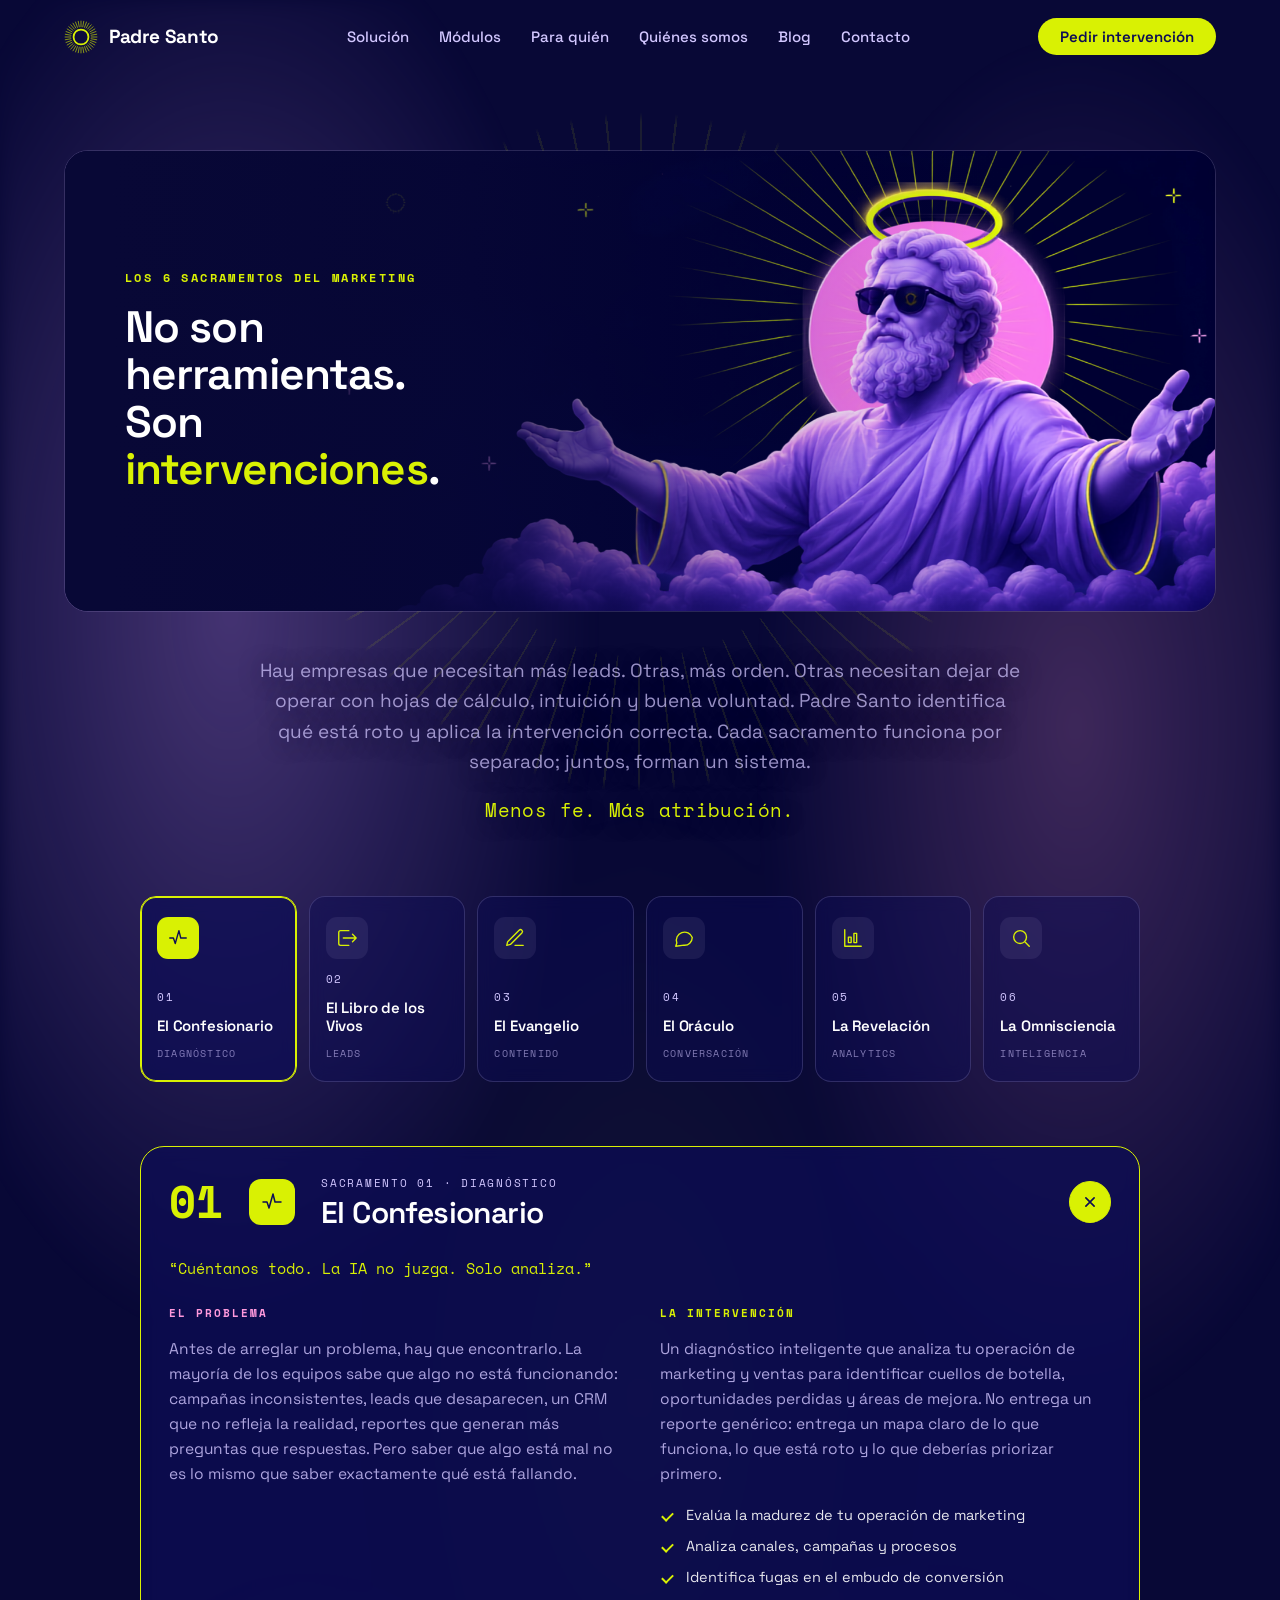
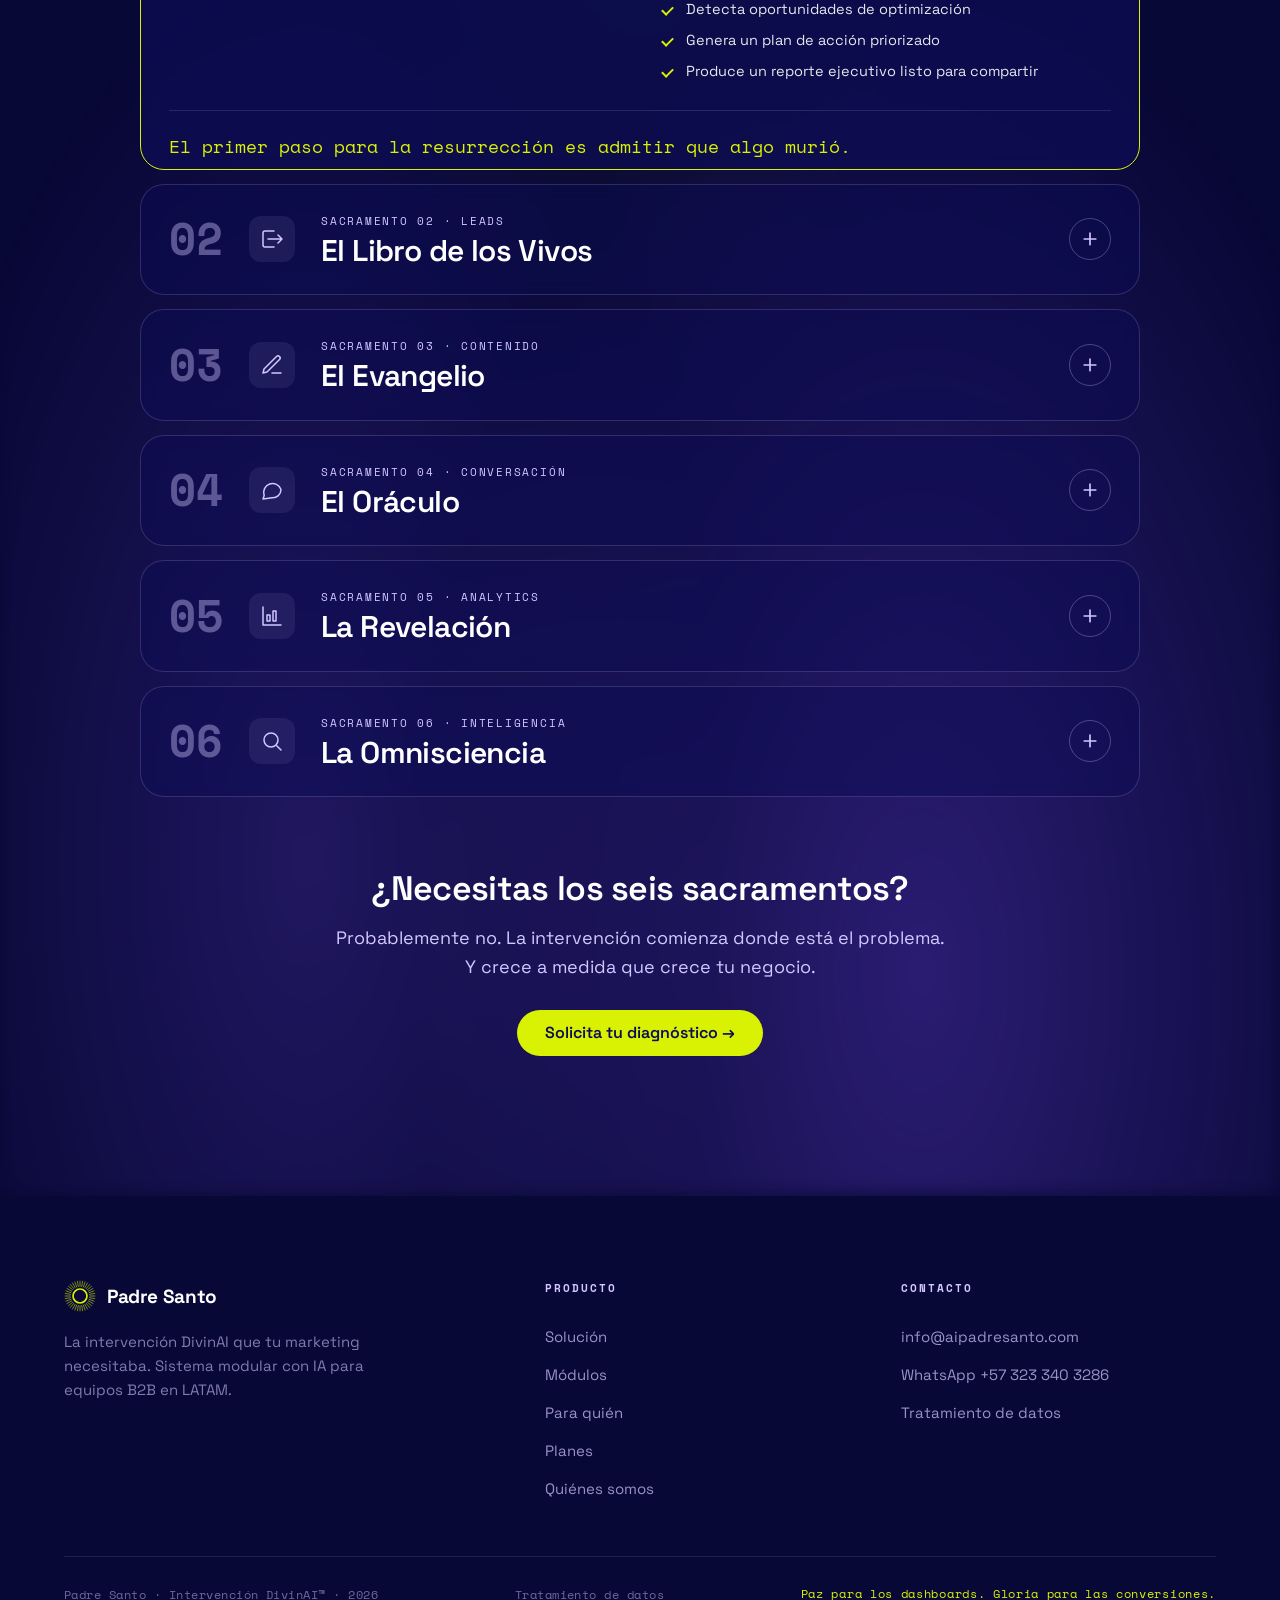
<file: modulos.html>
<!DOCTYPE html>
<html lang="es">
<head>
<meta charset="UTF-8">
<meta name="viewport" content="width=device-width, initial-scale=1.0">
<title>Los 6 sacramentos · Módulos de Padre Santo</title>
<meta name="description" content="Los 6 módulos de Padre Santo: Diagnóstico, Leads, Contenido, Conversación, Analytics e Inteligencia. No son herramientas, son intervenciones. Mira el problema que resuelve cada uno y cómo lo hace.">
<meta name="author" content="Padre Santo">
<meta name="robots" content="index, follow, max-image-preview:large">
<meta name="theme-color" content="#0D0D55">
<link rel="canonical" href="https://aipadresanto.com/modulos.html">

<!-- Open Graph -->
<meta property="og:type" content="website">
<meta property="og:site_name" content="Padre Santo">
<meta property="og:locale" content="es_LA">
<meta property="og:url" content="https://aipadresanto.com/modulos.html">
<meta property="og:title" content="Los 6 sacramentos del marketing · Módulos de Padre Santo">
<meta property="og:description" content="No son herramientas. Son intervenciones. El problema que resuelve cada módulo y cómo lo hace.">
<meta property="og:image" content="https://aipadresanto.com/assets/Padre-Santo.png">
<meta property="og:image:width" content="1731">
<meta property="og:image:height" content="909">
<meta property="og:image:alt" content="Padre Santo · AI Marketing Software · Intervención DivinAI">

<!-- Twitter -->
<meta name="twitter:card" content="summary_large_image">
<meta name="twitter:title" content="Los 6 sacramentos del marketing · Padre Santo">
<meta name="twitter:description" content="No son herramientas. Son intervenciones.">
<meta name="twitter:image" content="https://aipadresanto.com/assets/Padre-Santo.png">

<link rel="preconnect" href="https://fonts.googleapis.com">
<link rel="preconnect" href="https://fonts.gstatic.com" crossorigin>
<link href="https://fonts.googleapis.com/css2?family=Space+Grotesk:wght@300;400;500;600;700&family=Space+Mono:wght@400;700&display=swap" rel="stylesheet">
<link rel="stylesheet" href="styles.css">
<link rel="icon" href="data:image/svg+xml,%3Csvg xmlns='http://www.w3.org/2000/svg' viewBox='0 0 48 48'%3E%3Ccircle cx='24' cy='24' r='12' fill='none' stroke='%23D9F103' stroke-width='3'/%3E%3C/svg%3E">
<!-- Google Analytics -->
<script async src="https://www.googletagmanager.com/gtag/js?id=G-44SPWCM633"></script>
<script>window.dataLayer=window.dataLayer||[];function gtag(){dataLayer.push(arguments);}gtag('js',new Date());gtag('config','G-44SPWCM633');</script>
</head>
<body>

<!-- ================= NAVBAR ================= -->
<nav class="nav" id="nav">
  <div class="wrap nav__inner">
    <a href="index.html#top" class="logo" aria-label="Padre Santo — inicio">
      <svg class="halo-spin" width="34" height="34" viewBox="0 0 48 48" fill="none" aria-hidden="true">
        <g class="halo-rays" stroke="#D9F103" stroke-width="0.85" stroke-linecap="round">
          <line x1="24.0" y1="9.5" x2="24.0" y2="1.5"/><line x1="26.5" y1="9.7" x2="27.9" y2="1.8"/><line x1="29.0" y1="10.4" x2="31.7" y2="2.9"/><line x1="31.2" y1="11.4" x2="35.2" y2="4.5"/>
          <line x1="33.3" y1="12.9" x2="38.5" y2="6.8"/><line x1="35.1" y1="14.7" x2="41.2" y2="9.5"/><line x1="36.6" y1="16.8" x2="43.5" y2="12.7"/><line x1="37.6" y1="19.0" x2="45.1" y2="16.3"/>
          <line x1="38.3" y1="21.5" x2="46.2" y2="20.1"/><line x1="38.5" y1="24.0" x2="46.5" y2="24.0"/><line x1="38.3" y1="26.5" x2="46.2" y2="27.9"/><line x1="37.6" y1="29.0" x2="45.1" y2="31.7"/>
          <line x1="36.6" y1="31.2" x2="43.5" y2="35.2"/><line x1="35.1" y1="33.3" x2="41.2" y2="38.5"/><line x1="33.3" y1="35.1" x2="38.5" y2="41.2"/><line x1="31.2" y1="36.6" x2="35.2" y2="43.5"/>
          <line x1="29.0" y1="37.6" x2="31.7" y2="45.1"/><line x1="26.5" y1="38.3" x2="27.9" y2="46.2"/><line x1="24.0" y1="38.5" x2="24.0" y2="46.5"/><line x1="21.5" y1="38.3" x2="20.1" y2="46.2"/>
          <line x1="19.0" y1="37.6" x2="16.3" y2="45.1"/><line x1="16.8" y1="36.6" x2="12.7" y2="43.5"/><line x1="14.7" y1="35.1" x2="9.5" y2="41.2"/><line x1="12.9" y1="33.3" x2="6.8" y2="38.5"/>
          <line x1="11.4" y1="31.3" x2="4.5" y2="35.3"/><line x1="10.4" y1="29.0" x2="2.9" y2="31.7"/><line x1="9.7" y1="26.5" x2="1.8" y2="27.9"/><line x1="9.5" y1="24.0" x2="1.5" y2="24.0"/>
          <line x1="9.7" y1="21.5" x2="1.8" y2="20.1"/><line x1="10.4" y1="19.0" x2="2.9" y2="16.3"/><line x1="11.4" y1="16.8" x2="4.5" y2="12.7"/><line x1="12.9" y1="14.7" x2="6.8" y2="9.5"/>
          <line x1="14.7" y1="12.9" x2="9.5" y2="6.8"/><line x1="16.7" y1="11.4" x2="12.7" y2="4.5"/><line x1="19.0" y1="10.4" x2="16.3" y2="2.9"/><line x1="21.5" y1="9.7" x2="20.1" y2="1.8"/>
        </g>
        <circle cx="24" cy="24" r="10.5" fill="none" stroke="#D9F103" stroke-width="2.5"/>
      </svg>
      <span>Padre Santo</span>
    </a>
    <div class="nav__links">
      <a href="index.html#solucion">Solución</a>
      <a href="modulos.html">Módulos</a>
      <a href="index.html#paraquien">Para quién</a>
      <a href="nosotros.html">Quiénes somos</a>
      <a href="blog.html">Blog</a>
      <a href="index.html#contacto">Contacto</a>
    </div>
    <div class="nav__cta">
      <a class="btn btn--neon" data-wa="default">Pedir intervención</a>
      <button class="burger" id="burger" aria-label="Abrir menú" aria-expanded="false"><span></span><span></span><span></span></button>
    </div>
  </div>
</nav>

<div class="mobile-menu" id="mobileMenu">
  <span class="kicker kicker--neon">Navegación · Padre Santo</span>
  <a href="index.html#solucion">Solución</a>
  <a href="modulos.html">Módulos</a>
  <a href="index.html#paraquien">Para quién</a>
  <a href="index.html#planes">Planes</a>
  <a href="nosotros.html">Quiénes somos</a>
  <a href="blog.html">Blog</a>
  <a href="index.html#contacto">Contacto</a>
  <a class="btn btn--neon" data-wa="default">Pedir mi intervención →</a>
</div>

<span id="top"></span>

<!-- ================= SACRAMENTOS (interactivo, página interna) ================= -->
<section class="sacramentos section-pad" style="padding-top:clamp(110px,16vw,150px)" id="modulos">
  <div class="deco" aria-hidden="true">
    <div class="deco-nebula"></div>
    <div class="halo-bg" style="width:min(680px,80vw); top:4%; left:50%; transform:translateX(-50%); opacity:.09; --spin:130s;"></div>
    <span class="sparkle" style="top:10%; left:10%; font-size:16px">+</span>
    <span class="sparkle sparkle--pink" style="top:16%; right:12%; font-size:13px; animation-delay:1.2s">+</span>
  </div>

  <div class="wrap">
    <!-- Banner grande con la imagen del Dios + título -->
    <div class="mod-banner mod-banner--lg reveal">
      <img src="assets/padre-santo.png" alt="Padre Santo — intervención DivinAI">
      <div class="mod-banner__overlay">
        <span class="kicker kicker--neon">Los 6 sacramentos del marketing</span>
        <h2>No son herramientas.<br>Son <span class="text-neon">intervenciones</span>.</h2>
      </div>
    </div>

    <div class="sec-head sec-head--center reveal">
      <p class="muted">Hay empresas que necesitan más leads. Otras, más orden. Otras necesitan dejar de operar con hojas de cálculo, intuición y buena voluntad. Padre Santo identifica qué está roto y aplica la intervención correcta. Cada sacramento funciona por separado; juntos, forman un sistema.</p>
      <p class="sacr-intro-phrase">Menos fe. Más atribución.</p>
    </div>

    <!-- Cuadros: navegador horizontal hacia el acordeón -->
    <div class="sacr-cards reveal" role="tablist" aria-label="Elige un sacramento">
      <button class="sacr-card" data-sacr="0" role="tab">
        <span class="sacr-card__icon"><svg width="22" height="22" viewBox="0 0 24 24" fill="none" stroke="currentColor" stroke-width="1.5" stroke-linecap="round" stroke-linejoin="round"><path d="M3 12h4l2 6 4-14 2 8h6"/></svg></span>
        <span class="sacr-card__n">01</span>
        <span class="sacr-card__name">El Confesionario</span>
        <span class="sacr-card__cat">Diagnóstico</span>
      </button>
      <button class="sacr-card" data-sacr="1" role="tab">
        <span class="sacr-card__icon"><svg width="22" height="22" viewBox="0 0 24 24" fill="none" stroke="currentColor" stroke-width="1.5" stroke-linecap="round" stroke-linejoin="round"><path d="M22 12l-4-4M22 12l-4 4M22 12H8"/><path d="M14 4H5a2 2 0 0 0-2 2v12a2 2 0 0 0 2 2h9"/></svg></span>
        <span class="sacr-card__n">02</span>
        <span class="sacr-card__name">El Libro de los Vivos</span>
        <span class="sacr-card__cat">Leads</span>
      </button>
      <button class="sacr-card" data-sacr="2" role="tab">
        <span class="sacr-card__icon"><svg width="22" height="22" viewBox="0 0 24 24" fill="none" stroke="currentColor" stroke-width="1.5" stroke-linecap="round" stroke-linejoin="round"><path d="M12 20h9"/><path d="M16.5 3.5a2.1 2.1 0 0 1 3 3L7 19l-4 1 1-4Z"/></svg></span>
        <span class="sacr-card__n">03</span>
        <span class="sacr-card__name">El Evangelio</span>
        <span class="sacr-card__cat">Contenido</span>
      </button>
      <button class="sacr-card" data-sacr="3" role="tab">
        <span class="sacr-card__icon"><svg width="22" height="22" viewBox="0 0 24 24" fill="none" stroke="currentColor" stroke-width="1.5" stroke-linecap="round" stroke-linejoin="round"><path d="M21 11.5a8.38 8.38 0 0 1-9 8.33L3 21l1.17-3.5A8.38 8.38 0 1 1 21 11.5Z"/></svg></span>
        <span class="sacr-card__n">04</span>
        <span class="sacr-card__name">El Oráculo</span>
        <span class="sacr-card__cat">Conversación</span>
      </button>
      <button class="sacr-card" data-sacr="4" role="tab">
        <span class="sacr-card__icon"><svg width="22" height="22" viewBox="0 0 24 24" fill="none" stroke="currentColor" stroke-width="1.5" stroke-linecap="round" stroke-linejoin="round"><path d="M3 3v18h18"/><rect x="7" y="11" width="3" height="6"/><rect x="13" y="7" width="3" height="10"/></svg></span>
        <span class="sacr-card__n">05</span>
        <span class="sacr-card__name">La Revelación</span>
        <span class="sacr-card__cat">Analytics</span>
      </button>
      <button class="sacr-card" data-sacr="5" role="tab">
        <span class="sacr-card__icon"><svg width="22" height="22" viewBox="0 0 24 24" fill="none" stroke="currentColor" stroke-width="1.5" stroke-linecap="round" stroke-linejoin="round"><circle cx="11" cy="11" r="7"/><path d="M21 21l-4.3-4.3"/></svg></span>
        <span class="sacr-card__n">06</span>
        <span class="sacr-card__name">La Omnisciencia</span>
        <span class="sacr-card__cat">Inteligencia</span>
      </button>
    </div>

    <div class="sacr-list reveal" id="sacrList">

      <!-- 01 -->
      <article class="sacr open">
        <button class="sacr__head" aria-expanded="true" aria-controls="sacr-1">
          <span class="sacr__num">01</span>
          <span class="sacr__icon"><svg width="24" height="24" viewBox="0 0 24 24" fill="none" stroke="currentColor" stroke-width="1.5" stroke-linecap="round" stroke-linejoin="round"><path d="M3 12h4l2 6 4-14 2 8h6"/></svg></span>
          <span class="sacr__titles">
            <span class="sacr__cat">Sacramento 01 · Diagnóstico</span>
            <span class="sacr__name">El Confesionario</span>
          </span>
          <span class="sacr__toggle" aria-hidden="true"><svg viewBox="0 0 24 24" fill="none" stroke="currentColor" stroke-width="2" stroke-linecap="round"><path d="M12 5v14M5 12h14"/></svg></span>
        </button>
        <div class="sacr__panel" id="sacr-1">
          <div class="sacr__panel-inner">
            <p class="sacr__tag">“Cuéntanos todo. La IA no juzga. Solo analiza.”</p>
            <div class="sacr__cols">
              <div class="sacr__block sacr__block--problem">
                <h4>El problema</h4>
                <p>Antes de arreglar un problema, hay que encontrarlo. La mayoría de los equipos sabe que algo no está funcionando: campañas inconsistentes, leads que desaparecen, un CRM que no refleja la realidad, reportes que generan más preguntas que respuestas. Pero saber que algo está mal no es lo mismo que saber exactamente qué está fallando.</p>
              </div>
              <div class="sacr__block sacr__block--solution">
                <h4>La intervención</h4>
                <p>Un diagnóstico inteligente que analiza tu operación de marketing y ventas para identificar cuellos de botella, oportunidades perdidas y áreas de mejora. No entrega un reporte genérico: entrega un mapa claro de lo que funciona, lo que está roto y lo que deberías priorizar primero.</p>
                <ul class="sacr__does">
                  <li>Evalúa la madurez de tu operación de marketing</li>
                  <li>Analiza canales, campañas y procesos</li>
                  <li>Identifica fugas en el embudo de conversión</li>
                  <li>Detecta oportunidades de optimización</li>
                  <li>Genera un plan de acción priorizado</li>
                  <li>Produce un reporte ejecutivo listo para compartir</li>
                </ul>
              </div>
            </div>
            <p class="sacr__phrase">El primer paso para la resurrección es admitir que algo murió.</p>
          </div>
        </div>
      </article>

      <!-- 02 -->
      <article class="sacr">
        <button class="sacr__head" aria-expanded="false" aria-controls="sacr-2">
          <span class="sacr__num">02</span>
          <span class="sacr__icon"><svg width="24" height="24" viewBox="0 0 24 24" fill="none" stroke="currentColor" stroke-width="1.5" stroke-linecap="round" stroke-linejoin="round"><path d="M22 12l-4-4M22 12l-4 4M22 12H8"/><path d="M14 4H5a2 2 0 0 0-2 2v12a2 2 0 0 0 2 2h9"/></svg></span>
          <span class="sacr__titles">
            <span class="sacr__cat">Sacramento 02 · Leads</span>
            <span class="sacr__name">El Libro de los Vivos</span>
          </span>
          <span class="sacr__toggle" aria-hidden="true"><svg viewBox="0 0 24 24" fill="none" stroke="currentColor" stroke-width="2" stroke-linecap="round"><path d="M12 5v14M5 12h14"/></svg></span>
        </button>
        <div class="sacr__panel" id="sacr-2">
          <div class="sacr__panel-inner">
            <p class="sacr__tag">“Porque ningún lead merece desaparecer sin dejar rastro.”</p>
            <div class="sacr__cols">
              <div class="sacr__block sacr__block--problem">
                <h4>El problema</h4>
                <p>Los leads no suelen perderse por falta de interés. Se pierden porque viven en demasiados lugares al mismo tiempo: Instagram, WhatsApp, formularios, LinkedIn, CRM, correos. Todo genera información. Pocas empresas logran conectarla.</p>
              </div>
              <div class="sacr__block sacr__block--solution">
                <h4>La intervención</h4>
                <p>Centraliza cada contacto, cada interacción y cada señal de intención para construir una trazabilidad completa del recorrido de cada prospecto. La IA identifica quién está listo para comprar, quién necesita seguimiento y quién aún necesita más tiempo. Tu equipo deja de perseguir contactos y empieza a priorizar oportunidades.</p>
                <ul class="sacr__does">
                  <li>Captura leads desde múltiples canales</li>
                  <li>Consolida la información en un solo lugar</li>
                  <li>Asigna puntuaciones automáticas de intención</li>
                  <li>Automatiza procesos de nutrición</li>
                  <li>Detecta oportunidades de venta</li>
                  <li>Envía alertas de leads calientes</li>
                  <li>Integra la información con tu CRM</li>
                </ul>
              </div>
            </div>
            <p class="sacr__phrase">Que la trazabilidad sea contigo.</p>
          </div>
        </div>
      </article>

      <!-- 03 -->
      <article class="sacr">
        <button class="sacr__head" aria-expanded="false" aria-controls="sacr-3">
          <span class="sacr__num">03</span>
          <span class="sacr__icon"><svg width="24" height="24" viewBox="0 0 24 24" fill="none" stroke="currentColor" stroke-width="1.5" stroke-linecap="round" stroke-linejoin="round"><path d="M12 20h9"/><path d="M16.5 3.5a2.1 2.1 0 0 1 3 3L7 19l-4 1 1-4Z"/></svg></span>
          <span class="sacr__titles">
            <span class="sacr__cat">Sacramento 03 · Contenido</span>
            <span class="sacr__name">El Evangelio</span>
          </span>
          <span class="sacr__toggle" aria-hidden="true"><svg viewBox="0 0 24 24" fill="none" stroke="currentColor" stroke-width="2" stroke-linecap="round"><path d="M12 5v14M5 12h14"/></svg></span>
        </button>
        <div class="sacr__panel" id="sacr-3">
          <div class="sacr__panel-inner">
            <p class="sacr__tag">“Tu mensaje. Tu voz. Sin depender de la inspiración del lunes.”</p>
            <div class="sacr__cols">
              <div class="sacr__block sacr__block--problem">
                <h4>El problema</h4>
                <p>La mayoría de las marcas no tiene un problema de creatividad. Tiene un problema de consistencia. Publican cuando tienen tiempo, desaparecen cuando están ocupadas, y luego se preguntan por qué nadie las recuerda.</p>
              </div>
              <div class="sacr__block sacr__block--solution">
                <h4>La intervención</h4>
                <p>Aprende la voz, el tono y la estrategia de tu marca para generar contenido alineado con tus objetivos comerciales. No produce contenido genérico: produce contenido que suena a tu empresa. Y además lo distribuye, mide y optimiza para que cada publicación contribuya al crecimiento.</p>
                <ul class="sacr__does">
                  <li>Genera contenido alineado con la voz de la marca</li>
                  <li>Construye calendarios editoriales automatizados</li>
                  <li>Programa publicaciones multicanal</li>
                  <li>Optimiza mensajes mediante IA</li>
                  <li>Personaliza contenido por audiencia</li>
                  <li>Analiza el rendimiento de cada pieza</li>
                  <li>Aprende y mejora continuamente</li>
                </ul>
              </div>
            </div>
            <p class="sacr__phrase">El algoritmo no castiga la falta de talento. Castiga la inconsistencia.</p>
          </div>
        </div>
      </article>

      <!-- 04 -->
      <article class="sacr">
        <button class="sacr__head" aria-expanded="false" aria-controls="sacr-4">
          <span class="sacr__num">04</span>
          <span class="sacr__icon"><svg width="24" height="24" viewBox="0 0 24 24" fill="none" stroke="currentColor" stroke-width="1.5" stroke-linecap="round" stroke-linejoin="round"><path d="M21 11.5a8.38 8.38 0 0 1-9 8.33L3 21l1.17-3.5A8.38 8.38 0 1 1 21 11.5Z"/></svg></span>
          <span class="sacr__titles">
            <span class="sacr__cat">Sacramento 04 · Conversación</span>
            <span class="sacr__name">El Oráculo</span>
          </span>
          <span class="sacr__toggle" aria-hidden="true"><svg viewBox="0 0 24 24" fill="none" stroke="currentColor" stroke-width="2" stroke-linecap="round"><path d="M12 5v14M5 12h14"/></svg></span>
        </button>
        <div class="sacr__panel" id="sacr-4">
          <div class="sacr__panel-inner">
            <p class="sacr__tag">“Tu equipo duerme. Tus leads no esperan.”</p>
            <div class="sacr__cols">
              <div class="sacr__block sacr__block--problem">
                <h4>El problema</h4>
                <p>Cada minuto sin respuesta es una oportunidad para que alguien más responda primero. Y mientras tu equipo descansa, el prospecto sigue buscando — normalmente, a quien conteste antes.</p>
              </div>
              <div class="sacr__block sacr__block--solution">
                <h4>La intervención</h4>
                <p>Automatiza conversaciones en WhatsApp, chat y otros canales para responder, calificar y acompañar prospectos en tiempo real. Entiende el contexto, reconoce intención de compra y sabe cuándo involucrar a una persona. No reemplaza a tu equipo: lo prepara para tener mejores conversaciones.</p>
                <ul class="sacr__does">
                  <li>Responde automáticamente 24/7</li>
                  <li>Califica prospectos en tiempo real</li>
                  <li>Detecta intención de compra</li>
                  <li>Automatiza conversaciones en WhatsApp</li>
                  <li>Conserva el contexto entre interacciones</li>
                  <li>Escala a humanos cuando corresponde</li>
                  <li>Identifica oportunidades de upsell y cross-sell</li>
                </ul>
              </div>
            </div>
            <p class="sacr__phrase">Que el pipeline te acompañe. A toda hora.</p>
          </div>
        </div>
      </article>

      <!-- 05 -->
      <article class="sacr">
        <button class="sacr__head" aria-expanded="false" aria-controls="sacr-5">
          <span class="sacr__num">05</span>
          <span class="sacr__icon"><svg width="24" height="24" viewBox="0 0 24 24" fill="none" stroke="currentColor" stroke-width="1.5" stroke-linecap="round" stroke-linejoin="round"><path d="M3 3v18h18"/><rect x="7" y="11" width="3" height="6"/><rect x="13" y="7" width="3" height="10"/></svg></span>
          <span class="sacr__titles">
            <span class="sacr__cat">Sacramento 05 · Analytics</span>
            <span class="sacr__name">La Revelación</span>
          </span>
          <span class="sacr__toggle" aria-hidden="true"><svg viewBox="0 0 24 24" fill="none" stroke="currentColor" stroke-width="2" stroke-linecap="round"><path d="M12 5v14M5 12h14"/></svg></span>
        </button>
        <div class="sacr__panel" id="sacr-5">
          <div class="sacr__panel-inner">
            <p class="sacr__tag">“Los datos siempre supieron la verdad. El problema era que nadie los escuchaba.”</p>
            <div class="sacr__cols">
              <div class="sacr__block sacr__block--problem">
                <h4>El problema</h4>
                <p>La información existe, pero suele estar distribuida entre plataformas, reportes y herramientas que nunca hablan entre sí. Cuando los datos viven separados, las decisiones terminan dependiendo de la intuición.</p>
              </div>
              <div class="sacr__block sacr__block--solution">
                <h4>La intervención</h4>
                <p>Unifica toda la información relevante del negocio en un solo lugar y la transforma en decisiones accionables. Sin perseguir reportes. Sin esperar al cierre del mes. Sin actuar demasiado tarde.</p>
                <ul class="sacr__does">
                  <li>Consolida datos de todos los canales</li>
                  <li>Construye dashboards en tiempo real</li>
                  <li>Calcula atribución multicanal</li>
                  <li>Detecta anomalías automáticamente</li>
                  <li>Proyecta resultados futuros mediante IA</li>
                  <li>Genera reportes ejecutivos automáticos</li>
                  <li>Mide ROI por canal, campaña y periodo</li>
                </ul>
              </div>
            </div>
            <p class="sacr__phrase">Paz para los dashboards. Gloria para las conversiones.</p>
          </div>
        </div>
      </article>

      <!-- 06 -->
      <article class="sacr">
        <button class="sacr__head" aria-expanded="false" aria-controls="sacr-6">
          <span class="sacr__num">06</span>
          <span class="sacr__icon"><svg width="24" height="24" viewBox="0 0 24 24" fill="none" stroke="currentColor" stroke-width="1.5" stroke-linecap="round" stroke-linejoin="round"><circle cx="11" cy="11" r="7"/><path d="M21 21l-4.3-4.3"/></svg></span>
          <span class="sacr__titles">
            <span class="sacr__cat">Sacramento 06 · Inteligencia</span>
            <span class="sacr__name">La Omnisciencia</span>
          </span>
          <span class="sacr__toggle" aria-hidden="true"><svg viewBox="0 0 24 24" fill="none" stroke="currentColor" stroke-width="2" stroke-linecap="round"><path d="M12 5v14M5 12h14"/></svg></span>
        </button>
        <div class="sacr__panel" id="sacr-6">
          <div class="sacr__panel-inner">
            <p class="sacr__tag">“Porque el mercado no espera a que revises la competencia.”</p>
            <div class="sacr__cols">
              <div class="sacr__block sacr__block--problem">
                <h4>El problema</h4>
                <p>Tus competidores cambian mensajes, lanzan campañas, ajustan precios y prueban nuevas estrategias. Y la mayoría de las empresas se entera cuando ya es demasiado tarde.</p>
              </div>
              <div class="sacr__block sacr__block--solution">
                <h4>La intervención</h4>
                <p>Monitorea continuamente el mercado para identificar movimientos relevantes y oportunidades que podrían afectar tu crecimiento. No para copiar. Para decidir mejor.</p>
                <ul class="sacr__does">
                  <li>Monitorea competidores automáticamente</li>
                  <li>Analiza campañas y posicionamiento</li>
                  <li>Detecta cambios relevantes del mercado</li>
                  <li>Genera alertas estratégicas</li>
                  <li>Identifica oportunidades emergentes</li>
                  <li>Produce reportes periódicos automatizados</li>
                  <li>Realiza benchmarking de industria</li>
                </ul>
              </div>
            </div>
            <p class="sacr__phrase">Algunos lo llaman ventaja competitiva. Nosotros lo llamamos Omnisciencia.</p>
          </div>
        </div>
      </article>

    </div>

    <div class="sacr-cta reveal">
      <h3>¿Necesitas los seis sacramentos?</h3>
      <p>Probablemente no. La intervención comienza donde está el problema. Y crece a medida que crece tu negocio.</p>
      <a class="btn btn--neon" data-wa="diagnostico">Solicita tu diagnóstico →</a>
    </div>
  </div>
</section>

<!-- ================= FOOTER ================= -->
<footer class="footer">
  <div class="wrap">
    <div class="footer__top">
      <div class="footer__brand">
        <a href="index.html#top" class="logo">
          <svg class="halo-spin" width="32" height="32" viewBox="0 0 48 48" fill="none" aria-hidden="true">
            <g class="halo-rays" stroke="#D9F103" stroke-width="0.85" stroke-linecap="round">
              <line x1="24.0" y1="9.5" x2="24.0" y2="1.5"/><line x1="26.5" y1="9.7" x2="27.9" y2="1.8"/><line x1="29.0" y1="10.4" x2="31.7" y2="2.9"/><line x1="31.2" y1="11.4" x2="35.2" y2="4.5"/>
              <line x1="33.3" y1="12.9" x2="38.5" y2="6.8"/><line x1="35.1" y1="14.7" x2="41.2" y2="9.5"/><line x1="36.6" y1="16.8" x2="43.5" y2="12.7"/><line x1="37.6" y1="19.0" x2="45.1" y2="16.3"/>
              <line x1="38.3" y1="21.5" x2="46.2" y2="20.1"/><line x1="38.5" y1="24.0" x2="46.5" y2="24.0"/><line x1="38.3" y1="26.5" x2="46.2" y2="27.9"/><line x1="37.6" y1="29.0" x2="45.1" y2="31.7"/>
              <line x1="36.6" y1="31.2" x2="43.5" y2="35.2"/><line x1="35.1" y1="33.3" x2="41.2" y2="38.5"/><line x1="33.3" y1="35.1" x2="38.5" y2="41.2"/><line x1="31.2" y1="36.6" x2="35.2" y2="43.5"/>
              <line x1="29.0" y1="37.6" x2="31.7" y2="45.1"/><line x1="26.5" y1="38.3" x2="27.9" y2="46.2"/><line x1="24.0" y1="38.5" x2="24.0" y2="46.5"/><line x1="21.5" y1="38.3" x2="20.1" y2="46.2"/>
              <line x1="19.0" y1="37.6" x2="16.3" y2="45.1"/><line x1="16.8" y1="36.6" x2="12.7" y2="43.5"/><line x1="14.7" y1="35.1" x2="9.5" y2="41.2"/><line x1="12.9" y1="33.3" x2="6.8" y2="38.5"/>
              <line x1="11.4" y1="31.3" x2="4.5" y2="35.3"/><line x1="10.4" y1="29.0" x2="2.9" y2="31.7"/><line x1="9.7" y1="26.5" x2="1.8" y2="27.9"/><line x1="9.5" y1="24.0" x2="1.5" y2="24.0"/>
              <line x1="9.7" y1="21.5" x2="1.8" y2="20.1"/><line x1="10.4" y1="19.0" x2="2.9" y2="16.3"/><line x1="11.4" y1="16.8" x2="4.5" y2="12.7"/><line x1="12.9" y1="14.7" x2="6.8" y2="9.5"/>
              <line x1="14.7" y1="12.9" x2="9.5" y2="6.8"/><line x1="16.7" y1="11.4" x2="12.7" y2="4.5"/><line x1="19.0" y1="10.4" x2="16.3" y2="2.9"/><line x1="21.5" y1="9.7" x2="20.1" y2="1.8"/>
            </g>
            <circle cx="24" cy="24" r="10.5" fill="none" stroke="#D9F103" stroke-width="2.5"/>
          </svg>
          <span>Padre Santo</span>
        </a>
        <p>La intervención DivinAI que tu marketing necesitaba. Sistema modular con IA para equipos B2B en LATAM.</p>
      </div>
      <div class="footer__col">
        <h4>Producto</h4>
        <a href="index.html#solucion">Solución</a><a href="modulos.html">Módulos</a><a href="index.html#paraquien">Para quién</a><a href="index.html#planes">Planes</a><a href="nosotros.html">Quiénes somos</a>
      </div>
      <div class="footer__col">
        <h4>Contacto</h4>
        <a data-mail>info@aipadresanto.com</a>
        <a data-wa="footer">WhatsApp +57 323 340 3286</a>
        <a href="privacidad.html">Tratamiento de datos</a>
      </div>
    </div>
    <div class="footer__bottom">
      <span class="copy">Padre Santo · Intervención DivinAI™ · 2026</span>
      <span class="footer__legal"><a href="privacidad.html">Tratamiento de datos</a></span>
      <span class="blessing">Paz para los dashboards. Gloria para las conversiones.</span>
    </div>
  </div>
</footer>

<script src="app.js" defer></script>
</body>
</html>
</file>
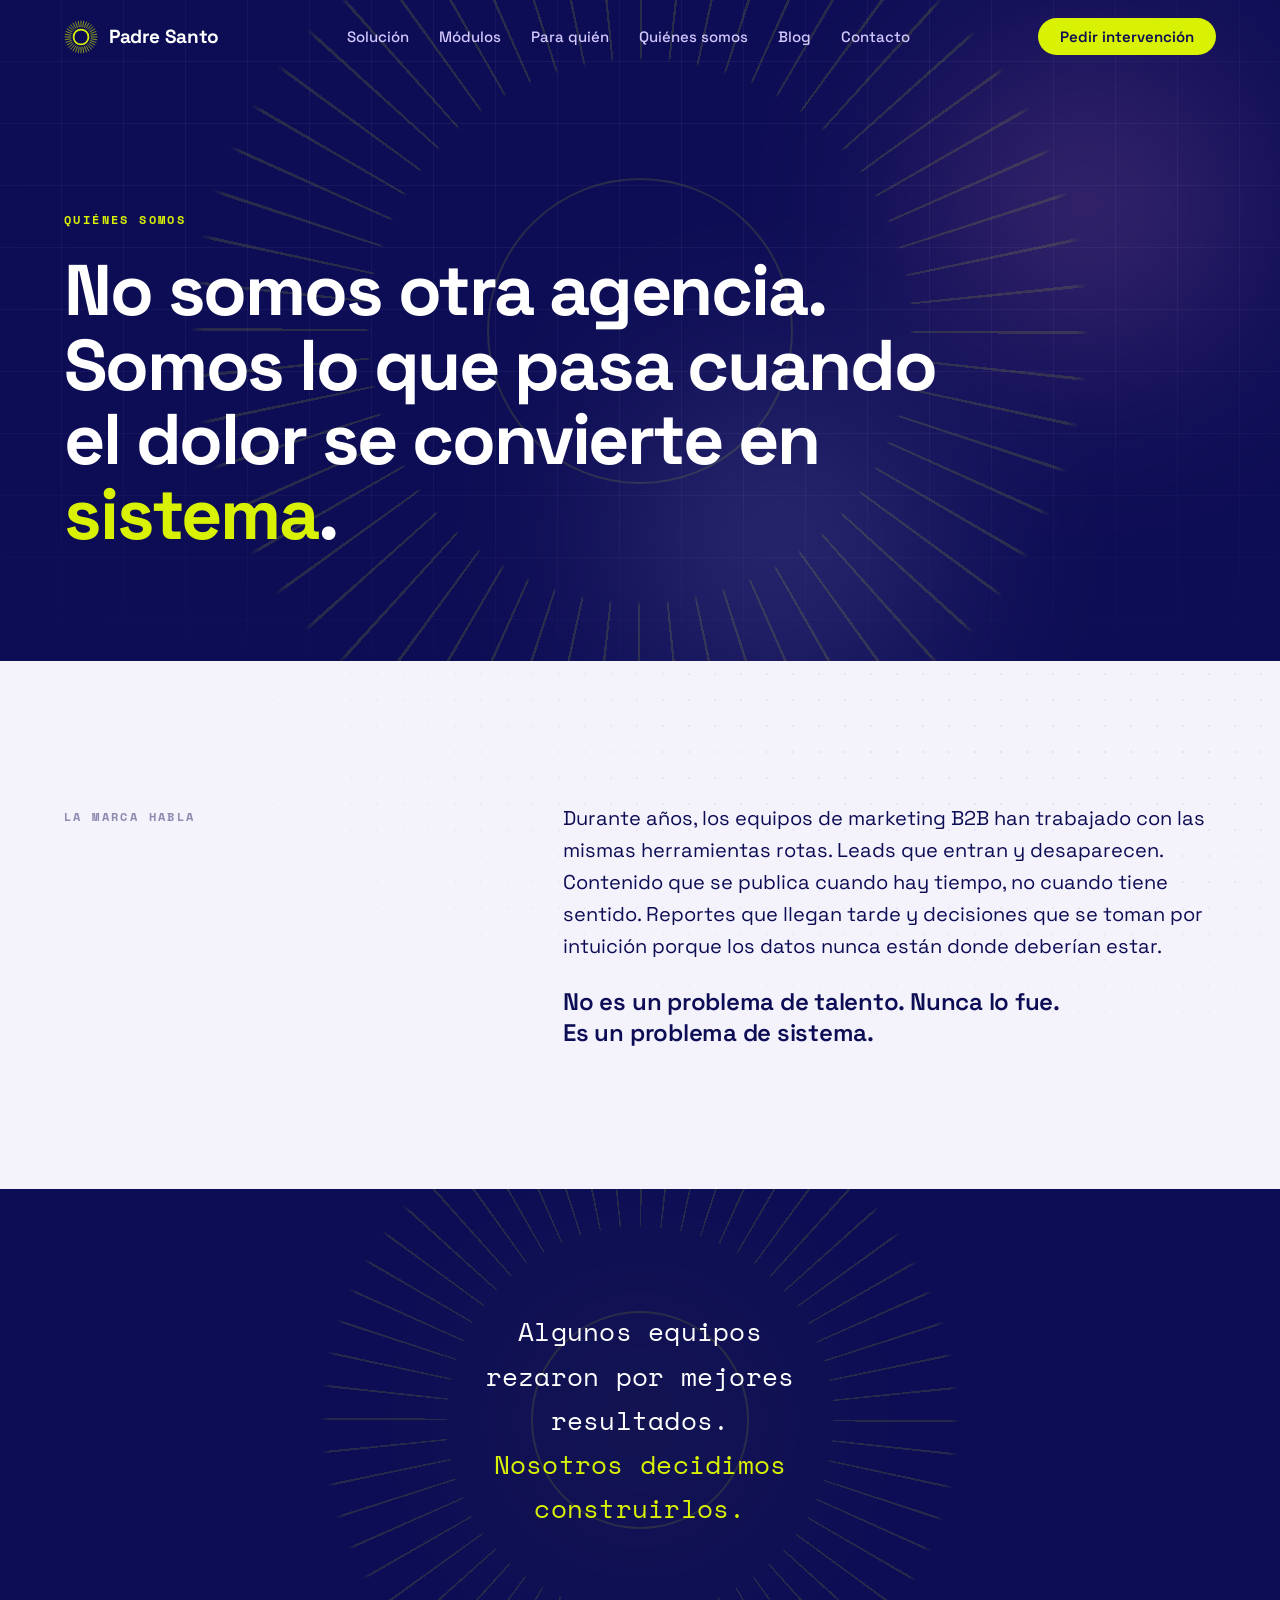
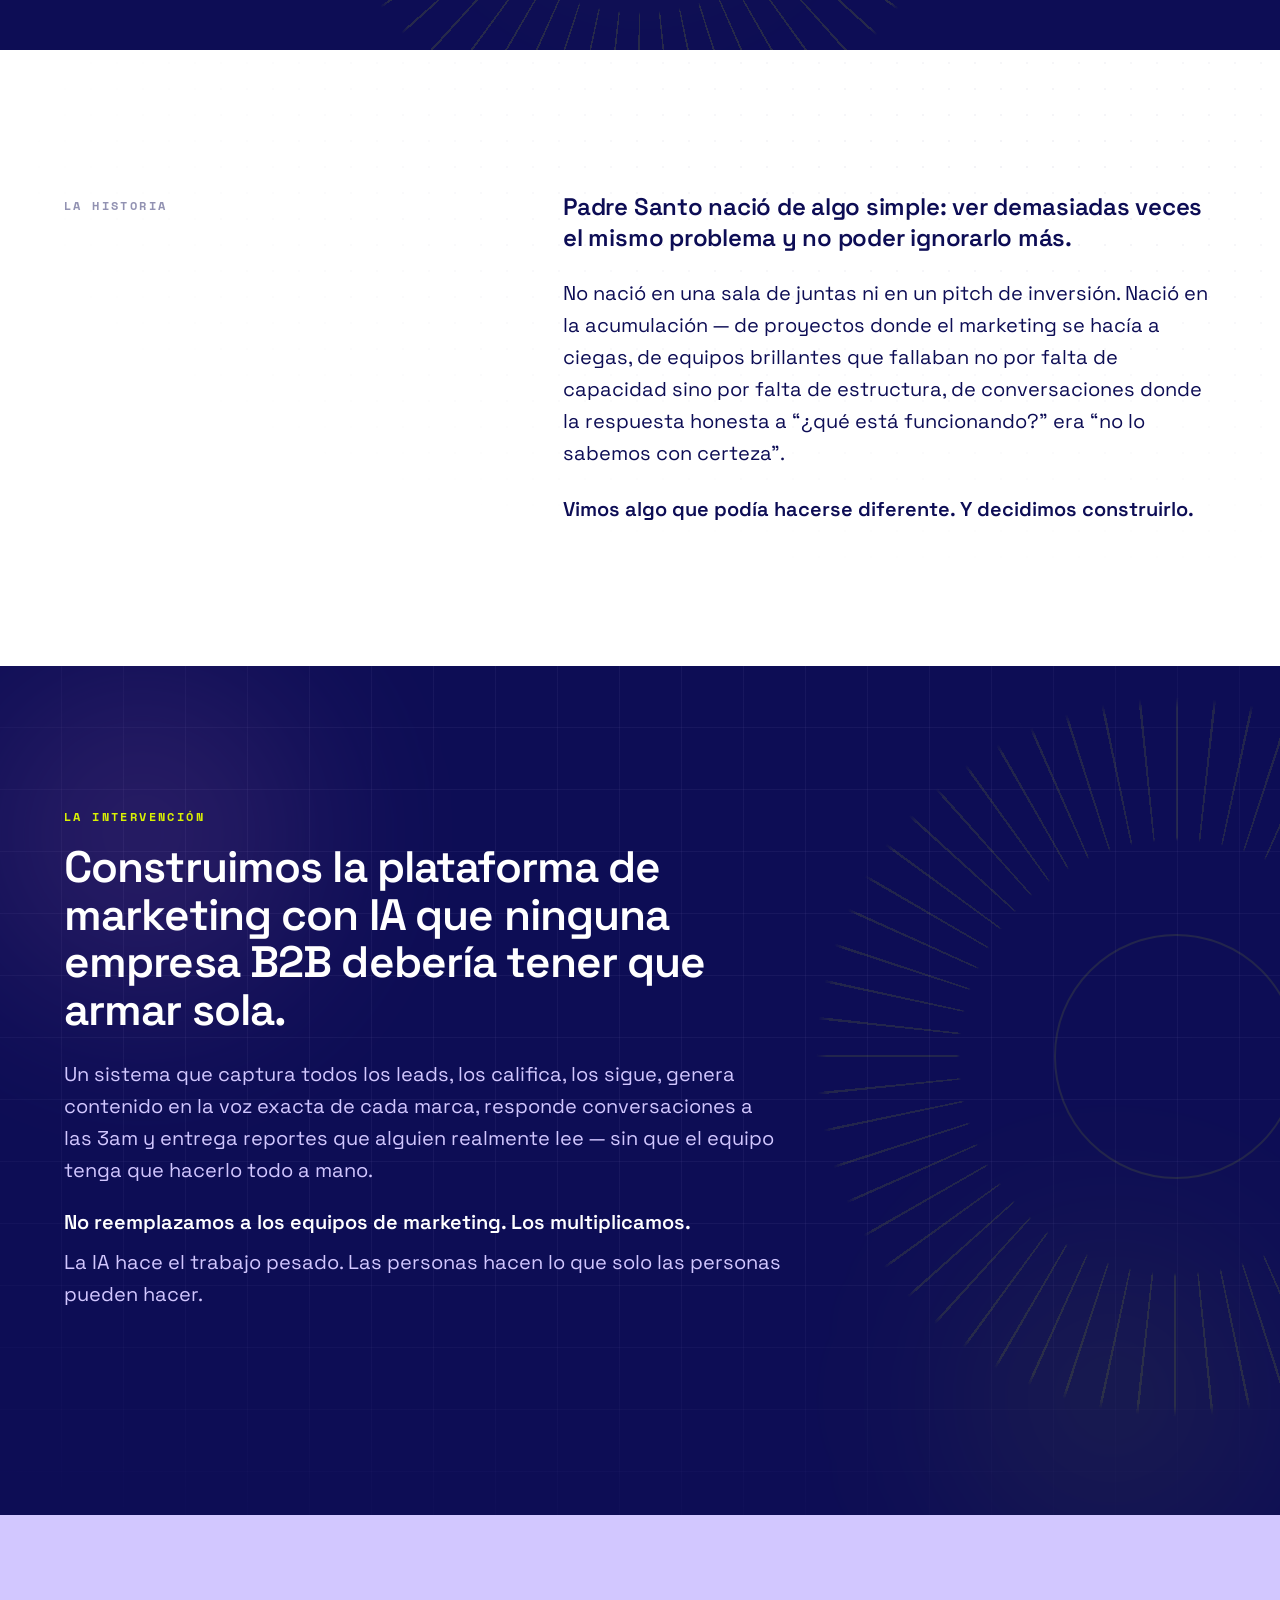
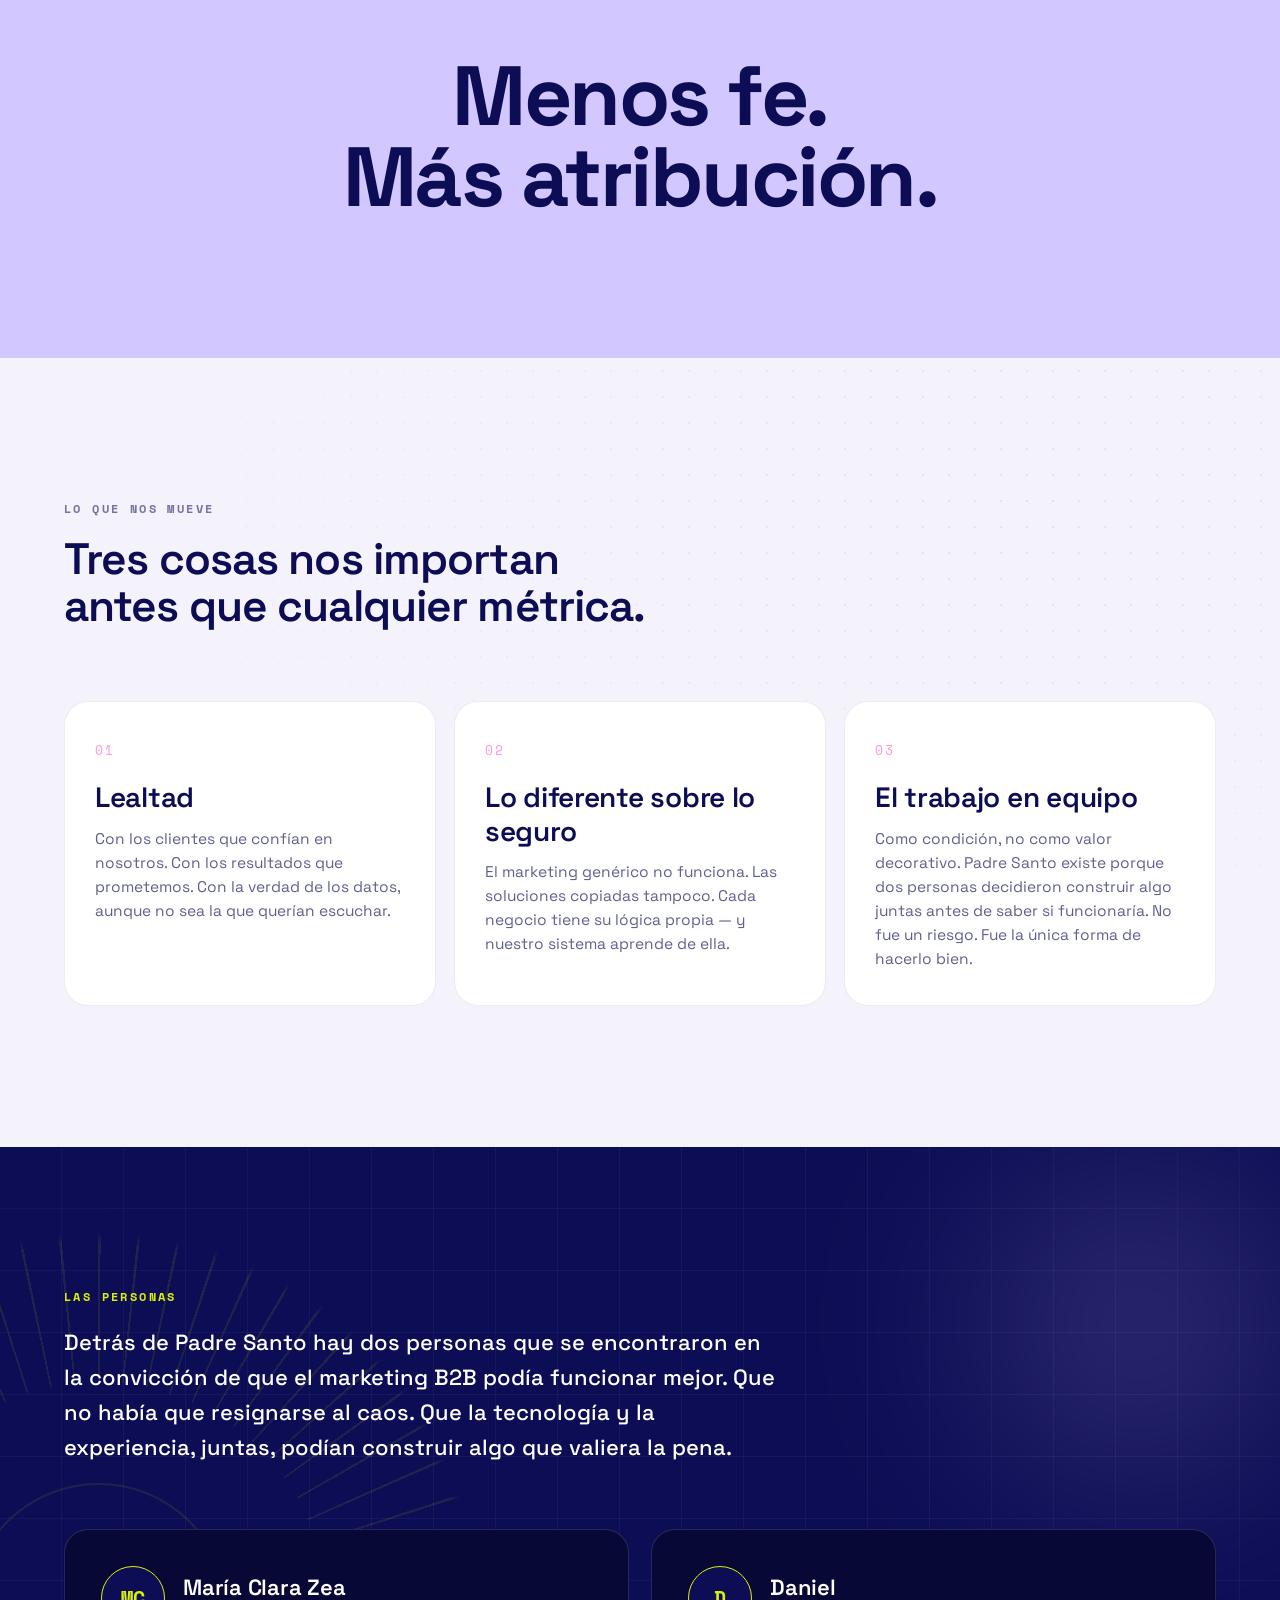
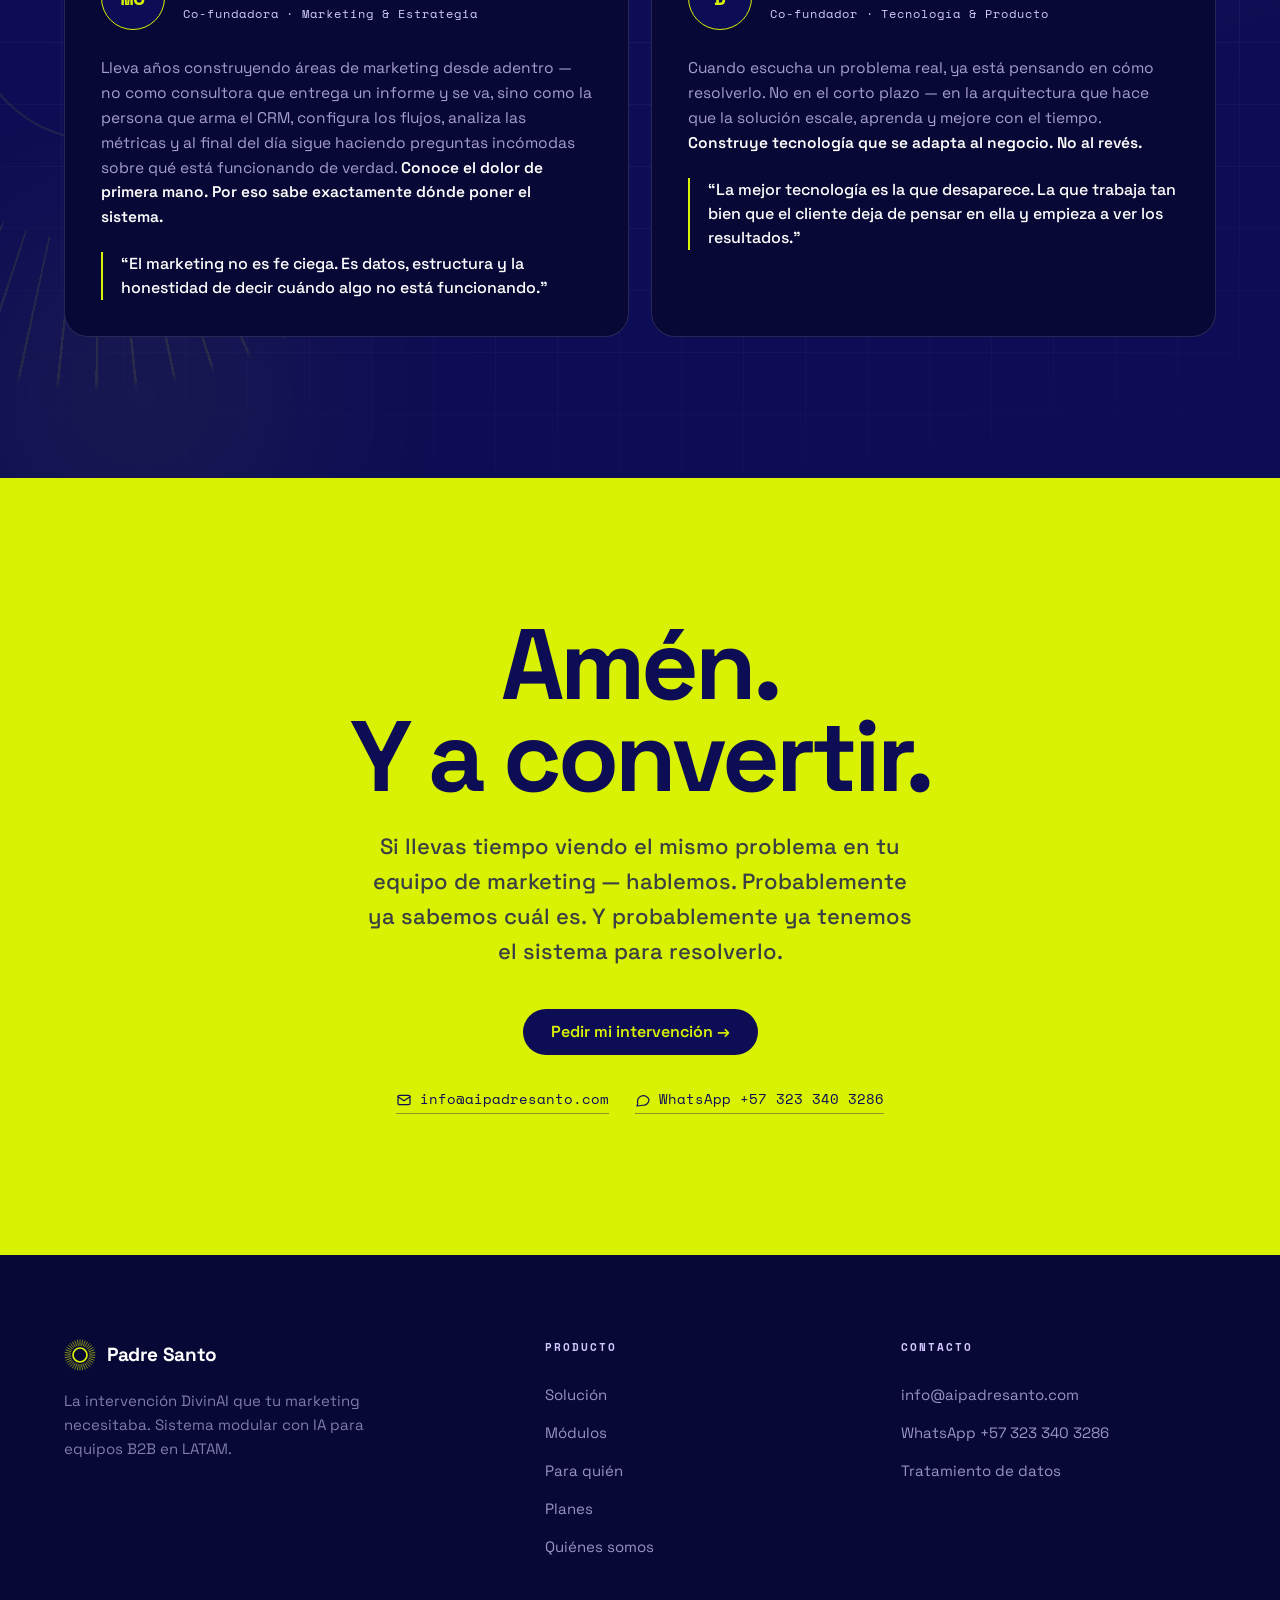
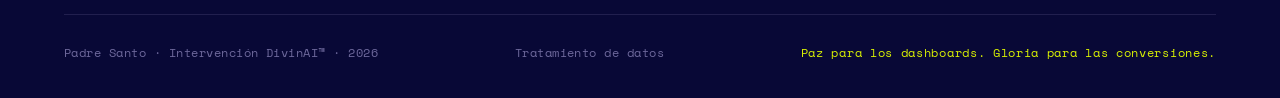
<file: nosotros.html>
<!DOCTYPE html>
<html lang="es">
<head>
<meta charset="UTF-8">
<meta name="viewport" content="width=device-width, initial-scale=1.0">
<title>Quiénes somos · Padre Santo</title>
<meta name="description" content="No somos otra agencia. Somos lo que pasa cuando el dolor se convierte en sistema. La historia y las personas detrás de Padre Santo.">
<meta name="author" content="Padre Santo">
<meta name="robots" content="index, follow, max-image-preview:large">
<meta name="theme-color" content="#0D0D55">
<link rel="canonical" href="https://aipadresanto.com/nosotros.html">

<!-- Open Graph -->
<meta property="og:type" content="website">
<meta property="og:site_name" content="Padre Santo">
<meta property="og:locale" content="es_LA">
<meta property="og:url" content="https://aipadresanto.com/nosotros.html">
<meta property="og:title" content="Quiénes somos · Padre Santo">
<meta property="og:description" content="No somos otra agencia. Somos lo que pasa cuando el dolor se convierte en sistema.">
<meta property="og:image" content="https://aipadresanto.com/assets/Padre-Santo.png">
<meta property="og:image:width" content="1731">
<meta property="og:image:height" content="909">
<meta property="og:image:alt" content="Padre Santo · AI Marketing Software · Intervención DivinAI">

<!-- Twitter -->
<meta name="twitter:card" content="summary_large_image">
<meta name="twitter:title" content="Quiénes somos · Padre Santo">
<meta name="twitter:description" content="Somos lo que pasa cuando el dolor se convierte en sistema.">
<meta name="twitter:image" content="https://aipadresanto.com/assets/Padre-Santo.png">

<link rel="preconnect" href="https://fonts.googleapis.com">
<link rel="preconnect" href="https://fonts.gstatic.com" crossorigin>
<link href="https://fonts.googleapis.com/css2?family=Space+Grotesk:wght@300;400;500;600;700&family=Space+Mono:wght@400;700&display=swap" rel="stylesheet">
<link rel="stylesheet" href="styles.css">
<link rel="icon" href="data:image/svg+xml,%3Csvg xmlns='http://www.w3.org/2000/svg' viewBox='0 0 48 48'%3E%3Ccircle cx='24' cy='24' r='12' fill='none' stroke='%23D9F103' stroke-width='3'/%3E%3C/svg%3E">
<!-- Google Analytics -->
<script async src="https://www.googletagmanager.com/gtag/js?id=G-44SPWCM633"></script>
<script>window.dataLayer=window.dataLayer||[];function gtag(){dataLayer.push(arguments);}gtag('js',new Date());gtag('config','G-44SPWCM633');</script>
</head>
<body>

<!-- ================= NAVBAR ================= -->
<nav class="nav" id="nav">
  <div class="wrap nav__inner">
    <a href="index.html#top" class="logo" aria-label="Padre Santo — inicio">
      <svg class="halo-spin" width="34" height="34" viewBox="0 0 48 48" fill="none" aria-hidden="true">
        <g class="halo-rays" stroke="#D9F103" stroke-width="0.85" stroke-linecap="round">
          <line x1="24.0" y1="9.5" x2="24.0" y2="1.5"/><line x1="26.5" y1="9.7" x2="27.9" y2="1.8"/><line x1="29.0" y1="10.4" x2="31.7" y2="2.9"/><line x1="31.2" y1="11.4" x2="35.2" y2="4.5"/>
          <line x1="33.3" y1="12.9" x2="38.5" y2="6.8"/><line x1="35.1" y1="14.7" x2="41.2" y2="9.5"/><line x1="36.6" y1="16.8" x2="43.5" y2="12.7"/><line x1="37.6" y1="19.0" x2="45.1" y2="16.3"/>
          <line x1="38.3" y1="21.5" x2="46.2" y2="20.1"/><line x1="38.5" y1="24.0" x2="46.5" y2="24.0"/><line x1="38.3" y1="26.5" x2="46.2" y2="27.9"/><line x1="37.6" y1="29.0" x2="45.1" y2="31.7"/>
          <line x1="36.6" y1="31.2" x2="43.5" y2="35.2"/><line x1="35.1" y1="33.3" x2="41.2" y2="38.5"/><line x1="33.3" y1="35.1" x2="38.5" y2="41.2"/><line x1="31.2" y1="36.6" x2="35.2" y2="43.5"/>
          <line x1="29.0" y1="37.6" x2="31.7" y2="45.1"/><line x1="26.5" y1="38.3" x2="27.9" y2="46.2"/><line x1="24.0" y1="38.5" x2="24.0" y2="46.5"/><line x1="21.5" y1="38.3" x2="20.1" y2="46.2"/>
          <line x1="19.0" y1="37.6" x2="16.3" y2="45.1"/><line x1="16.8" y1="36.6" x2="12.7" y2="43.5"/><line x1="14.7" y1="35.1" x2="9.5" y2="41.2"/><line x1="12.9" y1="33.3" x2="6.8" y2="38.5"/>
          <line x1="11.4" y1="31.3" x2="4.5" y2="35.3"/><line x1="10.4" y1="29.0" x2="2.9" y2="31.7"/><line x1="9.7" y1="26.5" x2="1.8" y2="27.9"/><line x1="9.5" y1="24.0" x2="1.5" y2="24.0"/>
          <line x1="9.7" y1="21.5" x2="1.8" y2="20.1"/><line x1="10.4" y1="19.0" x2="2.9" y2="16.3"/><line x1="11.4" y1="16.8" x2="4.5" y2="12.7"/><line x1="12.9" y1="14.7" x2="6.8" y2="9.5"/>
          <line x1="14.7" y1="12.9" x2="9.5" y2="6.8"/><line x1="16.7" y1="11.4" x2="12.7" y2="4.5"/><line x1="19.0" y1="10.4" x2="16.3" y2="2.9"/><line x1="21.5" y1="9.7" x2="20.1" y2="1.8"/>
        </g>
        <circle cx="24" cy="24" r="10.5" fill="none" stroke="#D9F103" stroke-width="2.5"/>
      </svg>
      <span>Padre Santo</span>
    </a>
    <div class="nav__links">
      <a href="index.html#solucion">Solución</a>
      <a href="modulos.html">Módulos</a>
      <a href="index.html#paraquien">Para quién</a>
      <a href="nosotros.html">Quiénes somos</a>
      <a href="blog.html">Blog</a>
      <a href="index.html#contacto">Contacto</a>
    </div>
    <div class="nav__cta">
      <a class="btn btn--neon" data-wa="default">Pedir intervención</a>
      <button class="burger" id="burger" aria-label="Abrir menú" aria-expanded="false"><span></span><span></span><span></span></button>
    </div>
  </div>
</nav>

<div class="mobile-menu" id="mobileMenu">
  <span class="kicker kicker--neon">Navegación · Padre Santo</span>
  <a href="index.html#solucion">Solución</a>
  <a href="modulos.html">Módulos</a>
  <a href="index.html#paraquien">Para quién</a>
  <a href="index.html#planes">Planes</a>
  <a href="nosotros.html">Quiénes somos</a>
  <a href="blog.html">Blog</a>
  <a href="index.html#contacto">Contacto</a>
  <a class="btn btn--neon" data-wa="default">Pedir mi intervención →</a>
</div>

<span id="top"></span>

<!-- ================= ABOUT HERO ================= -->
<header class="about-hero">
  <div class="deco" aria-hidden="true">
    <div class="halo-bg halo-bg--rev" style="width:min(900px,100vw); top:50%; left:50%; transform:translate(-50%,-50%); opacity:.13; --spin:105s;"></div>
    <div class="deco-grid"></div>
    <div class="deco-glow glow-pink" style="top:-10%; right:-6%;"></div>
    <div class="deco-glow glow-lilac" style="bottom:-22%; right:18%;"></div>
    <span class="sparkle" style="top:34%; right:20%; font-size:20px">+</span>
    <span class="sparkle sparkle--pink" style="bottom:24%; left:14%; font-size:15px; animation-delay:1.2s">+</span>
  </div>
  <div class="wrap">
    <span class="kicker kicker--neon reveal">Quiénes somos</span>
    <h1 class="display reveal" data-delay="1">No somos otra agencia.<br>Somos lo que pasa cuando<br>el dolor se convierte en <em>sistema</em>.</h1>
  </div>
</header>

<!-- ================= OPENING — la marca habla ================= -->
<section class="lede section-pad">
  <div class="deco" aria-hidden="true"><div class="deco-dots"></div></div>
  <div class="wrap lede__grid">
    <div class="reveal"><span class="kicker">La marca habla</span></div>
    <div class="prose reveal" data-delay="1">
      <p>Durante años, los equipos de marketing B2B han trabajado con las mismas herramientas rotas. Leads que entran y desaparecen. Contenido que se publica cuando hay tiempo, no cuando tiene sentido. Reportes que llegan tarde y decisiones que se toman por intuición porque los datos nunca están donde deberían estar.</p>
      <p class="lead-line">No es un problema de talento. Nunca lo fue.<br>Es un problema de sistema.</p>
    </div>
  </div>
</section>

<!-- ================= DIVIDER — frase de marca ================= -->
<section class="brand-divider">
  <div class="deco" aria-hidden="true">
    <div class="halo-bg" style="width:min(640px,80vw); top:50%; left:50%; transform:translate(-50%,-50%); opacity:.12; --spin:115s;"></div>
    <div class="deco-glow glow-neon" style="top:50%; left:50%; transform:translate(-50%,-50%); opacity:.3"></div>
  </div>
  <div class="wrap reveal">
    <p>Algunos equipos rezaron por mejores resultados.<br><span class="hl">Nosotros decidimos construirlos.</span></p>
  </div>
</section>

<!-- ================= EL ORIGEN ================= -->
<section class="lede section-pad" style="background:var(--white)">
  <div class="deco" aria-hidden="true"><div class="deco-dots" style="opacity:.4"></div></div>
  <div class="wrap lede__grid">
    <div class="reveal"><span class="kicker">La historia</span></div>
    <div class="prose reveal" data-delay="1">
      <p class="lead-line">Padre Santo nació de algo simple: ver demasiadas veces el mismo problema y no poder ignorarlo más.</p>
      <p>No nació en una sala de juntas ni en un pitch de inversión. Nació en la acumulación — de proyectos donde el marketing se hacía a ciegas, de equipos brillantes que fallaban no por falta de capacidad sino por falta de estructura, de conversaciones donde la respuesta honesta a “¿qué está funcionando?” era “no lo sabemos con certeza”.</p>
      <p class="accent">Vimos algo que podía hacerse diferente. Y decidimos construirlo.</p>
    </div>
  </div>
</section>

<!-- ================= QUÉ HACEMOS ================= -->
<section class="founders section-pad">
  <div class="deco" aria-hidden="true">
    <div class="halo-bg" style="width:min(720px,82vw); top:46%; right:-20%; transform:translateY(-50%); opacity:.1; --spin:125s;"></div>
    <div class="deco-grid"></div>
    <div class="deco-glow glow-pink" style="top:-12%; left:-10%; opacity:.4"></div>
    <div class="deco-glow glow-neon" style="bottom:-18%; right:-8%;"></div>
  </div>
  <div class="wrap">
    <div class="founders__intro reveal">
      <span class="kicker kicker--neon" style="display:block;margin-bottom:18px">La intervención</span>
      <h2 style="color:var(--white);margin-bottom:24px">Construimos la plataforma de marketing con IA que ninguna empresa B2B debería tener que armar sola.</h2>
      <p>Un sistema que captura todos los leads, los califica, los sigue, genera contenido en la voz exacta de cada marca, responde conversaciones a las 3am y entrega reportes que alguien realmente lee — sin que el equipo tenga que hacerlo todo a mano.</p>
      <p style="margin-top:20px;color:var(--white);font-weight:600">No reemplazamos a los equipos de marketing. Los multiplicamos.</p>
      <p style="margin-top:8px">La IA hace el trabajo pesado. Las personas hacen lo que solo las personas pueden hacer.</p>
    </div>
  </div>
</section>

<!-- ================= FRASE STANDALONE ================= -->
<section class="standalone">
  <div class="deco" aria-hidden="true">
    <span class="sparkle" style="top:24%; left:22%; color:#0D0D55; font-size:18px">+</span>
    <span class="sparkle" style="bottom:26%; right:24%; color:#0D0D55; font-size:14px; animation-delay:1.1s">+</span>
  </div>
  <div class="wrap reveal">
    <h2>Menos fe.<br>Más atribución.</h2>
  </div>
</section>

<!-- ================= LOS VALORES ================= -->
<section class="values section-pad">
  <div class="deco" aria-hidden="true"><div class="deco-dots"></div></div>
  <div class="wrap">
    <div class="sec-head reveal">
      <span class="kicker kicker--ink">Lo que nos mueve</span>
      <h2>Tres cosas nos importan<br>antes que cualquier métrica.</h2>
    </div>
    <div class="values__grid">
      <article class="value-card reveal" data-delay="1">
        <span class="v-num">01</span>
        <h3>Lealtad</h3>
        <p>Con los clientes que confían en nosotros. Con los resultados que prometemos. Con la verdad de los datos, aunque no sea la que querían escuchar.</p>
      </article>
      <article class="value-card reveal" data-delay="2">
        <span class="v-num">02</span>
        <h3>Lo diferente sobre lo seguro</h3>
        <p>El marketing genérico no funciona. Las soluciones copiadas tampoco. Cada negocio tiene su lógica propia — y nuestro sistema aprende de ella.</p>
      </article>
      <article class="value-card reveal" data-delay="3">
        <span class="v-num">03</span>
        <h3>El trabajo en equipo</h3>
        <p>Como condición, no como valor decorativo. Padre Santo existe porque dos personas decidieron construir algo juntas antes de saber si funcionaría. No fue un riesgo. Fue la única forma de hacerlo bien.</p>
      </article>
    </div>
  </div>
</section>

<!-- ================= FUNDADORES ================= -->
<section class="founders section-pad">
  <div class="deco" aria-hidden="true">
    <div class="halo-bg halo-bg--rev" style="width:min(760px,84vw); top:50%; left:-22%; transform:translateY(-50%); opacity:.09; --spin:140s;"></div>
    <div class="deco-grid"></div>
    <div class="deco-glow glow-lilac" style="top:-10%; right:-10%;"></div>
    <div class="deco-glow glow-neon" style="bottom:-20%; left:-10%; opacity:.5"></div>
  </div>
  <div class="wrap">
    <div class="founders__intro reveal">
      <span class="kicker kicker--neon" style="display:block;margin-bottom:18px">Las personas</span>
      <p style="font-size:clamp(18px,2.2vw,22px);color:var(--white);font-weight:500;max-width:64ch">Detrás de Padre Santo hay dos personas que se encontraron en la convicción de que el marketing B2B podía funcionar mejor. Que no había que resignarse al caos. Que la tecnología y la experiencia, juntas, podían construir algo que valiera la pena.</p>
    </div>
    <div class="founders__grid">
      <article class="founder-card reveal" data-delay="1">
        <div class="founder-card__head">
          <div class="avatar">MC</div>
          <div><h3>María Clara Zea</h3><div class="role">Co-fundadora · Marketing &amp; Estrategia</div></div>
        </div>
        <p class="bio">Lleva años construyendo áreas de marketing desde adentro — no como consultora que entrega un informe y se va, sino como la persona que arma el CRM, configura los flujos, analiza las métricas y al final del día sigue haciendo preguntas incómodas sobre qué está funcionando de verdad. <b>Conoce el dolor de primera mano. Por eso sabe exactamente dónde poner el sistema.</b></p>
        <blockquote>“El marketing no es fe ciega. Es datos, estructura y la honestidad de decir cuándo algo no está funcionando.”</blockquote>
      </article>
      <article class="founder-card reveal" data-delay="2">
        <div class="founder-card__head">
          <div class="avatar">D</div>
          <div><h3>Daniel</h3><div class="role">Co-fundador · Tecnología &amp; Producto</div></div>
        </div>
        <p class="bio">Cuando escucha un problema real, ya está pensando en cómo resolverlo. No en el corto plazo — en la arquitectura que hace que la solución escale, aprenda y mejore con el tiempo. <b>Construye tecnología que se adapta al negocio. No al revés.</b></p>
        <blockquote>“La mejor tecnología es la que desaparece. La que trabaja tan bien que el cliente deja de pensar en ella y empieza a ver los resultados.”</blockquote>
      </article>
    </div>
  </div>
</section>

<!-- ================= CIERRE ================= -->
<section class="cierre section-pad" id="contacto">
  <div class="deco" aria-hidden="true">
    <span class="sparkle" style="top:18%; left:18%; color:#0D0D55; font-size:20px">+</span>
    <span class="sparkle" style="top:26%; right:16%; color:#0D0D55; font-size:14px; animation-delay:1.3s">+</span>
    <span class="sparkle" style="bottom:20%; left:30%; color:#0D0D55; font-size:16px; animation-delay:.7s">+</span>
  </div>
  <div class="wrap cierre__inner reveal">
    <h2 class="display">Amén.<br>Y a convertir.</h2>
    <p>Si llevas tiempo viendo el mismo problema en tu equipo de marketing — hablemos. Probablemente ya sabemos cuál es. Y probablemente ya tenemos el sistema para resolverlo.</p>
    <div class="cierre__ctas"><a class="btn btn--navy" data-wa="cierre">Pedir mi intervención →</a></div>
    <div class="cierre__alt">
      <a data-mail>
        <svg width="16" height="16" viewBox="0 0 24 24" fill="none" stroke="currentColor" stroke-width="1.8" stroke-linecap="round" stroke-linejoin="round"><rect x="3" y="5" width="18" height="14" rx="2"/><path d="m3 7 9 6 9-6"/></svg>
        info@aipadresanto.com
      </a>
      <a data-wa="cierre">
        <svg width="16" height="16" viewBox="0 0 24 24" fill="none" stroke="currentColor" stroke-width="1.8" stroke-linecap="round" stroke-linejoin="round"><path d="M21 11.5a8.38 8.38 0 0 1-9 8.33L3 21l1.17-3.5A8.38 8.38 0 1 1 21 11.5Z"/></svg>
        WhatsApp +57 323 340 3286
      </a>
    </div>
  </div>
</section>

<!-- ================= FOOTER ================= -->
<footer class="footer">
  <div class="wrap">
    <div class="footer__top">
      <div class="footer__brand">
        <a href="index.html#top" class="logo">
          <svg class="halo-spin" width="32" height="32" viewBox="0 0 48 48" fill="none" aria-hidden="true">
            <g class="halo-rays" stroke="#D9F103" stroke-width="0.85" stroke-linecap="round">
              <line x1="24.0" y1="9.5" x2="24.0" y2="1.5"/><line x1="26.5" y1="9.7" x2="27.9" y2="1.8"/><line x1="29.0" y1="10.4" x2="31.7" y2="2.9"/><line x1="31.2" y1="11.4" x2="35.2" y2="4.5"/>
              <line x1="33.3" y1="12.9" x2="38.5" y2="6.8"/><line x1="35.1" y1="14.7" x2="41.2" y2="9.5"/><line x1="36.6" y1="16.8" x2="43.5" y2="12.7"/><line x1="37.6" y1="19.0" x2="45.1" y2="16.3"/>
              <line x1="38.3" y1="21.5" x2="46.2" y2="20.1"/><line x1="38.5" y1="24.0" x2="46.5" y2="24.0"/><line x1="38.3" y1="26.5" x2="46.2" y2="27.9"/><line x1="37.6" y1="29.0" x2="45.1" y2="31.7"/>
              <line x1="36.6" y1="31.2" x2="43.5" y2="35.2"/><line x1="35.1" y1="33.3" x2="41.2" y2="38.5"/><line x1="33.3" y1="35.1" x2="38.5" y2="41.2"/><line x1="31.2" y1="36.6" x2="35.2" y2="43.5"/>
              <line x1="29.0" y1="37.6" x2="31.7" y2="45.1"/><line x1="26.5" y1="38.3" x2="27.9" y2="46.2"/><line x1="24.0" y1="38.5" x2="24.0" y2="46.5"/><line x1="21.5" y1="38.3" x2="20.1" y2="46.2"/>
              <line x1="19.0" y1="37.6" x2="16.3" y2="45.1"/><line x1="16.8" y1="36.6" x2="12.7" y2="43.5"/><line x1="14.7" y1="35.1" x2="9.5" y2="41.2"/><line x1="12.9" y1="33.3" x2="6.8" y2="38.5"/>
              <line x1="11.4" y1="31.3" x2="4.5" y2="35.3"/><line x1="10.4" y1="29.0" x2="2.9" y2="31.7"/><line x1="9.7" y1="26.5" x2="1.8" y2="27.9"/><line x1="9.5" y1="24.0" x2="1.5" y2="24.0"/>
              <line x1="9.7" y1="21.5" x2="1.8" y2="20.1"/><line x1="10.4" y1="19.0" x2="2.9" y2="16.3"/><line x1="11.4" y1="16.8" x2="4.5" y2="12.7"/><line x1="12.9" y1="14.7" x2="6.8" y2="9.5"/>
              <line x1="14.7" y1="12.9" x2="9.5" y2="6.8"/><line x1="16.7" y1="11.4" x2="12.7" y2="4.5"/><line x1="19.0" y1="10.4" x2="16.3" y2="2.9"/><line x1="21.5" y1="9.7" x2="20.1" y2="1.8"/>
            </g>
            <circle cx="24" cy="24" r="10.5" fill="none" stroke="#D9F103" stroke-width="2.5"/>
          </svg>
          <span>Padre Santo</span>
        </a>
        <p>La intervención DivinAI que tu marketing necesitaba. Sistema modular con IA para equipos B2B en LATAM.</p>
      </div>
      <div class="footer__col">
        <h4>Producto</h4>
        <a href="index.html#solucion">Solución</a><a href="modulos.html">Módulos</a><a href="index.html#paraquien">Para quién</a><a href="index.html#planes">Planes</a><a href="nosotros.html">Quiénes somos</a>
      </div>
      <div class="footer__col">
        <h4>Contacto</h4>
        <a data-mail>info@aipadresanto.com</a>
        <a data-wa="footer">WhatsApp +57 323 340 3286</a>
        <a href="privacidad.html">Tratamiento de datos</a>
      </div>
    </div>
    <div class="footer__bottom">
      <span class="copy">Padre Santo · Intervención DivinAI™ · 2026</span>
      <span class="footer__legal"><a href="privacidad.html">Tratamiento de datos</a></span>
      <span class="blessing">Paz para los dashboards. Gloria para las conversiones.</span>
    </div>
  </div>
</footer>

<script src="app.js" defer></script>
</body>
</html>
</file>
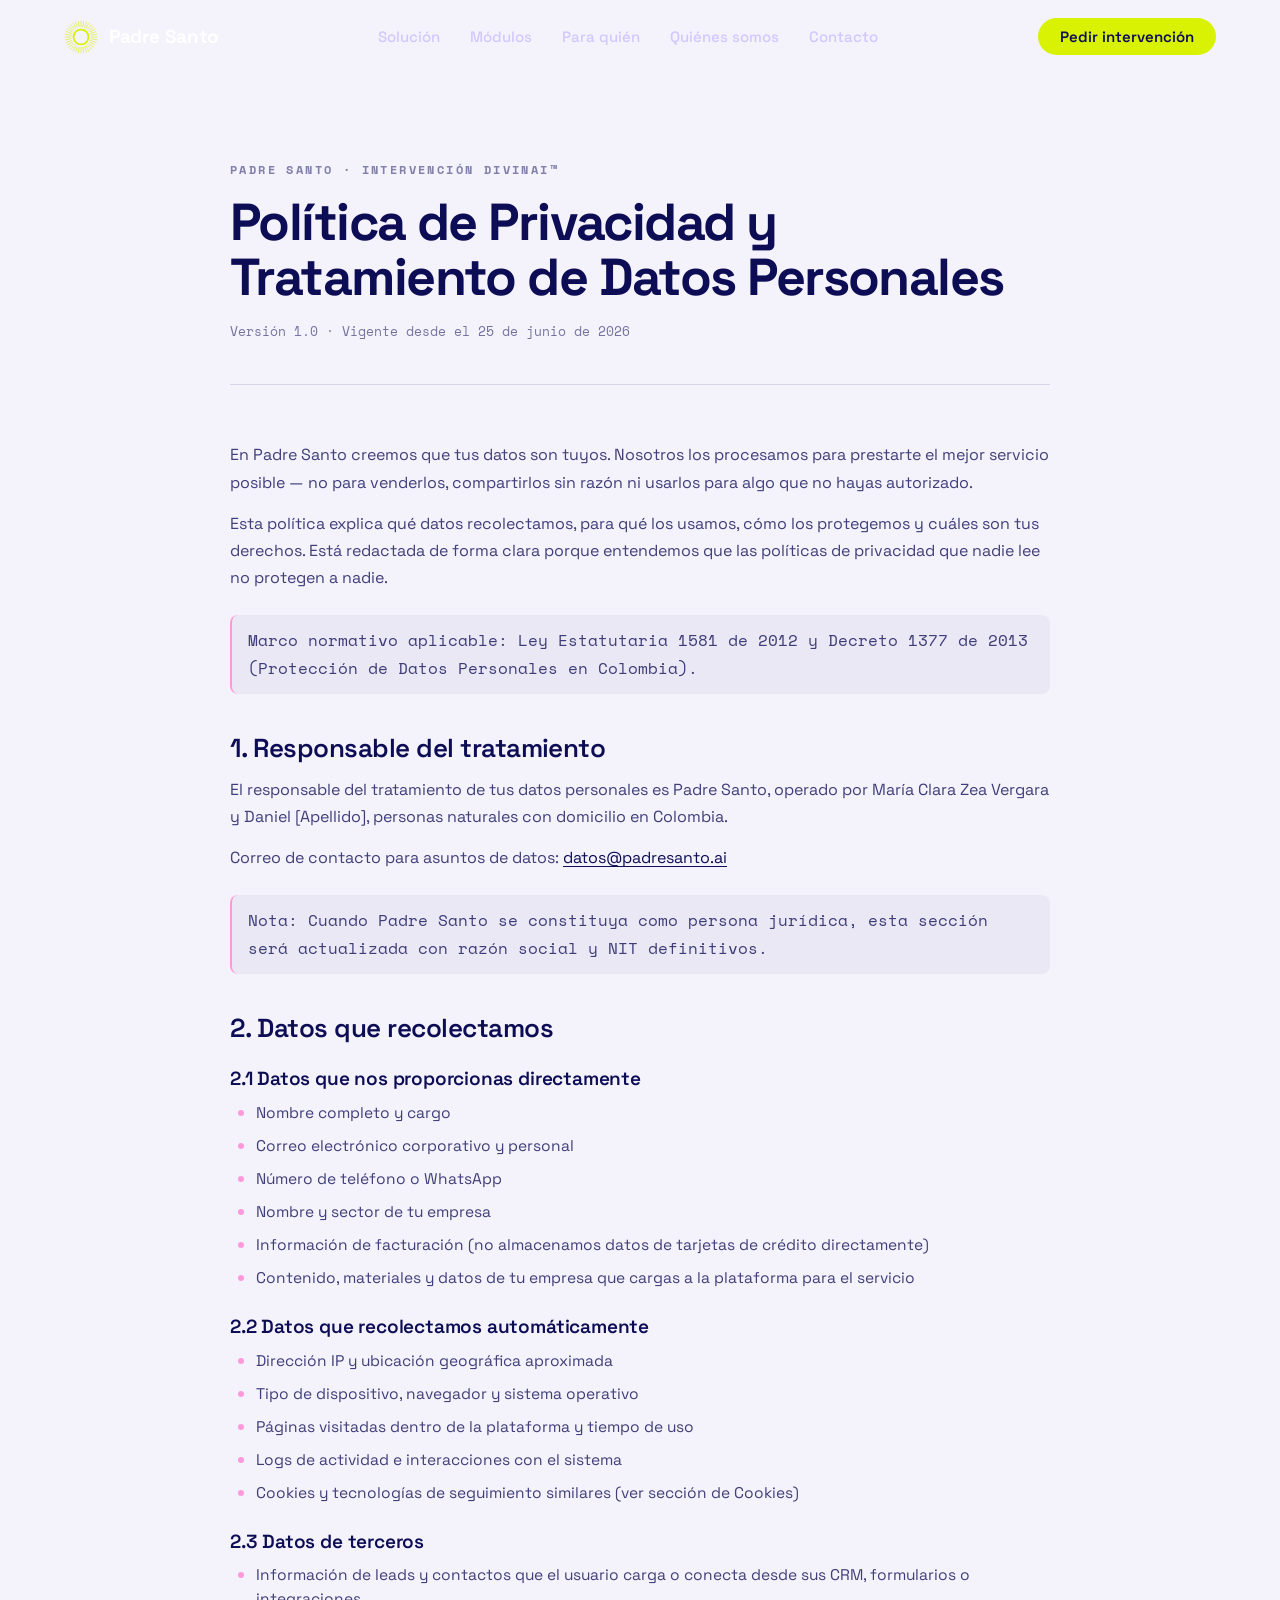
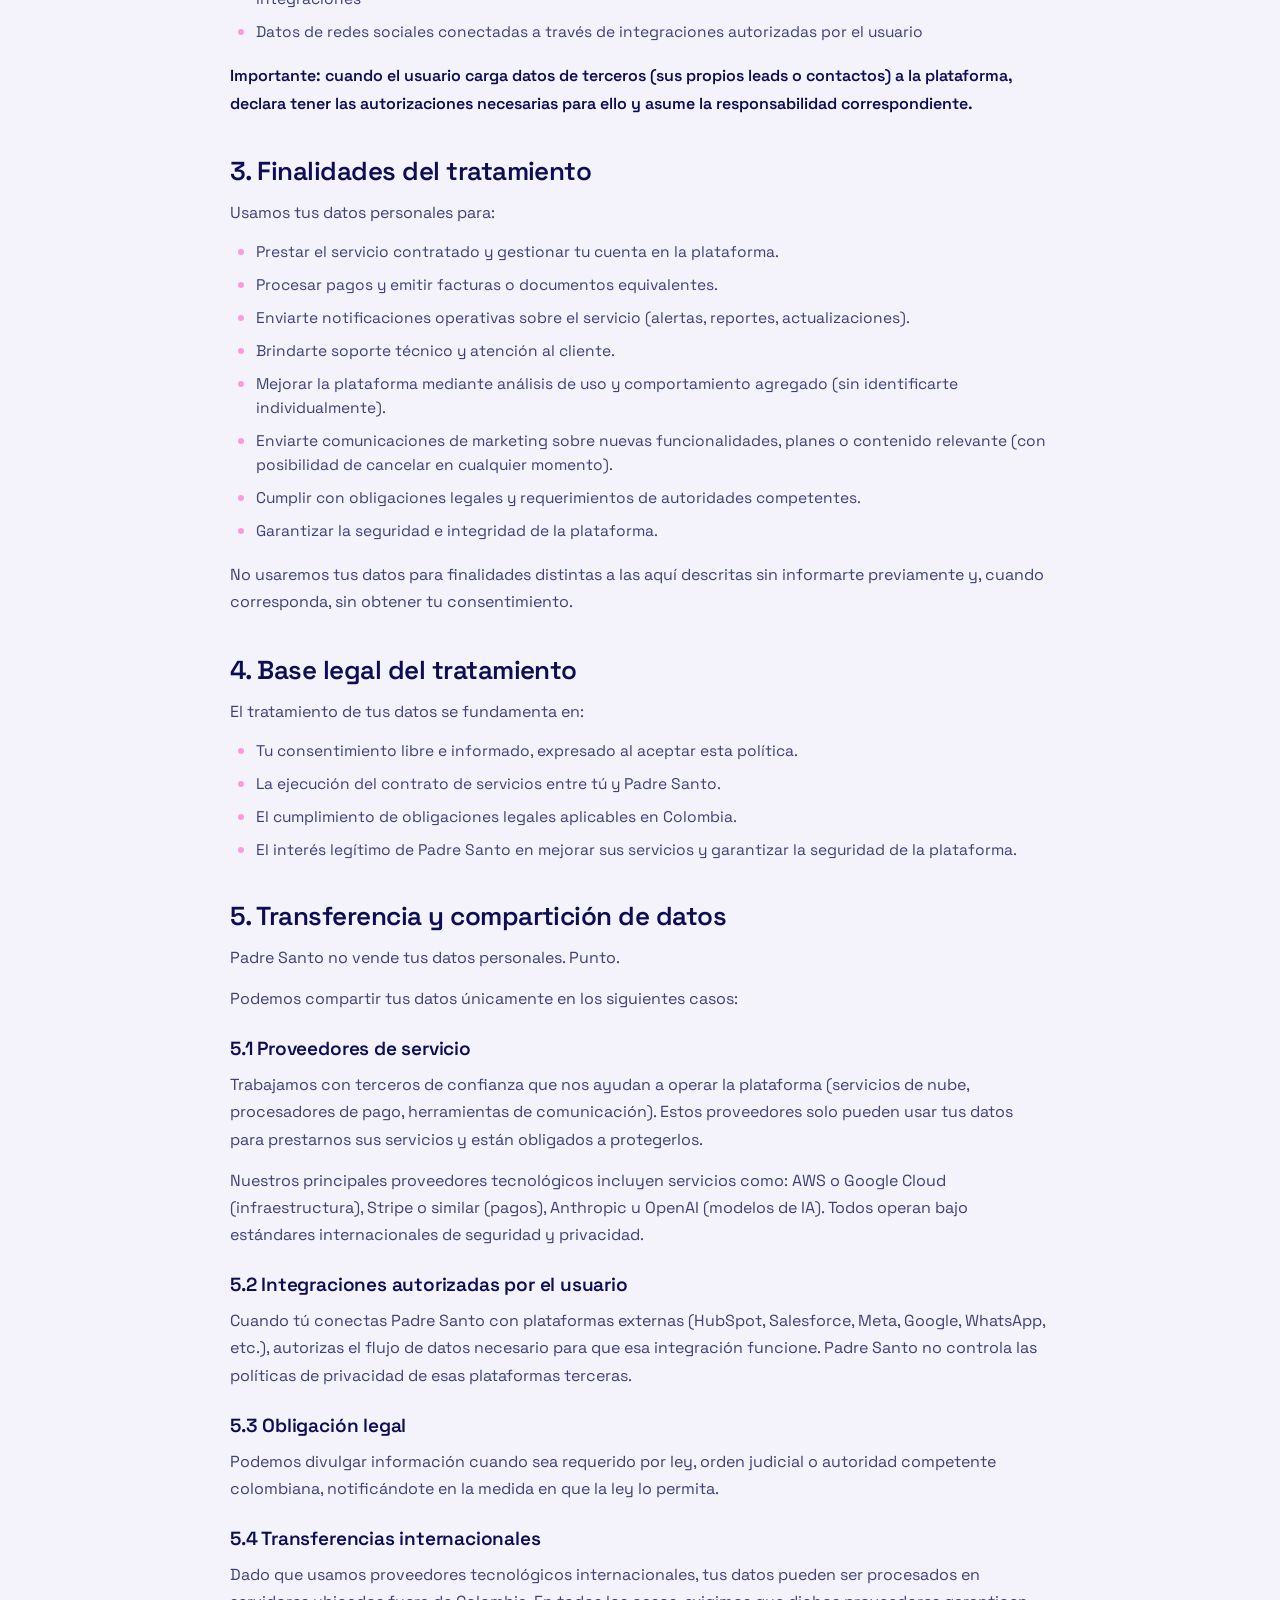
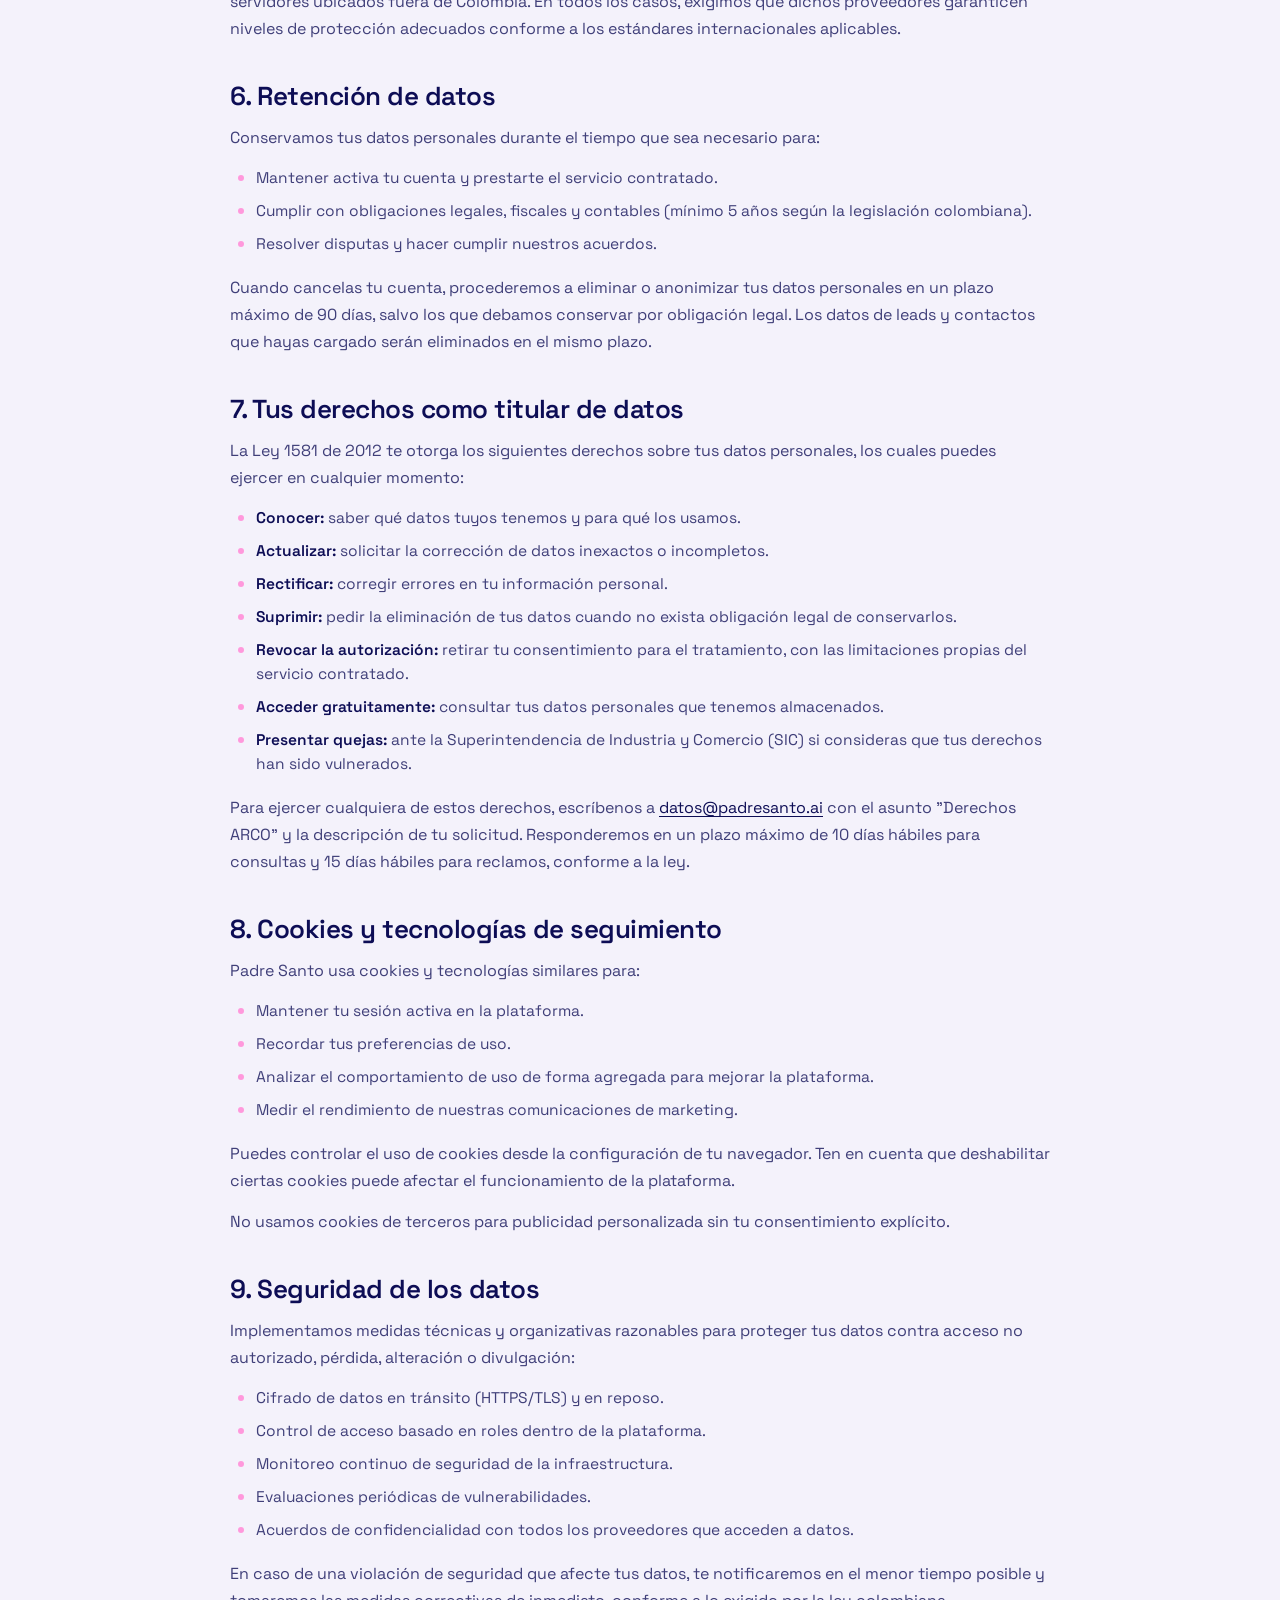
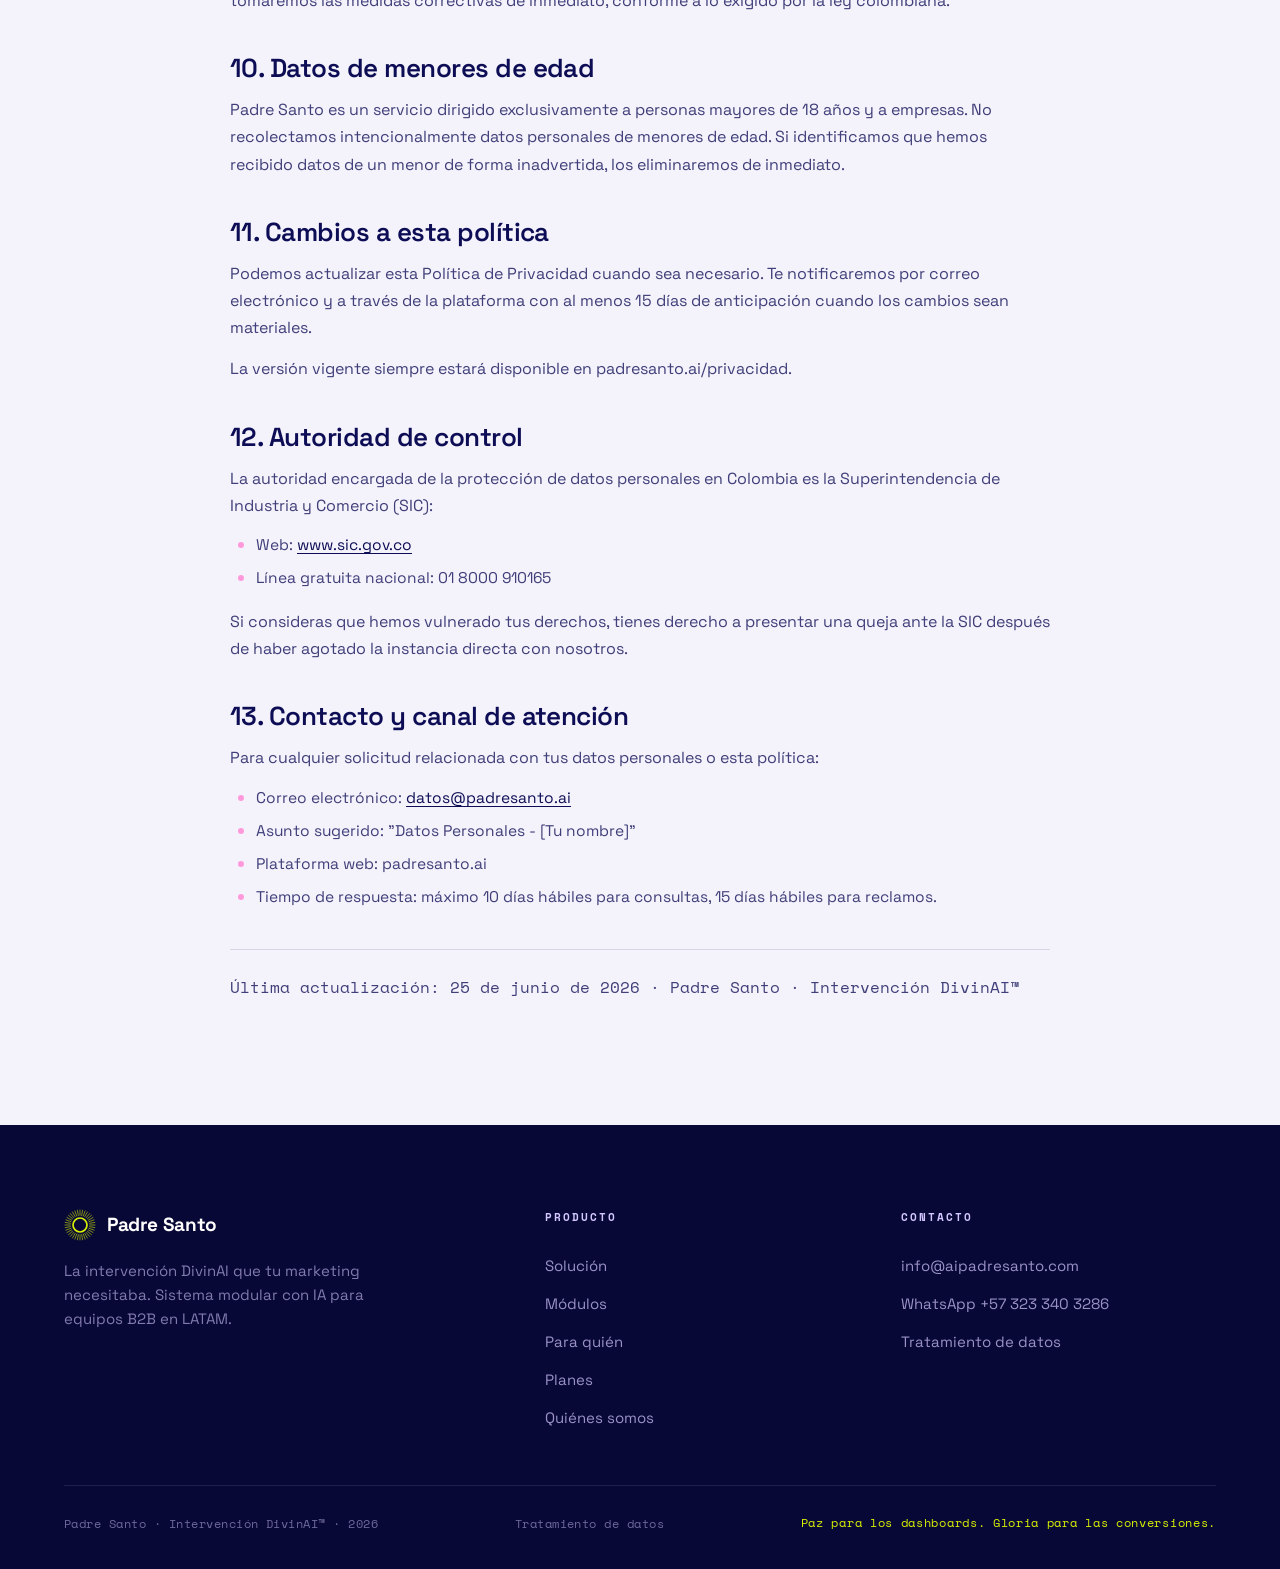
<file: privacidad.html>
<!DOCTYPE html>
<html lang="es">
<head>
<meta charset="UTF-8">
<meta name="viewport" content="width=device-width, initial-scale=1.0">
<title>Política de Privacidad y Tratamiento de Datos · Padre Santo</title>
<meta name="description" content="Política de Privacidad y Tratamiento de Datos Personales de Padre Santo, conforme a la Ley 1581 de 2012 y el Decreto 1377 de 2013 de Colombia.">
<meta name="robots" content="noindex, follow">
<meta name="theme-color" content="#0D0D55">
<link rel="canonical" href="https://aipadresanto.com/privacidad.html">
<link rel="preconnect" href="https://fonts.googleapis.com">
<link rel="preconnect" href="https://fonts.gstatic.com" crossorigin>
<link href="https://fonts.googleapis.com/css2?family=Space+Grotesk:wght@300;400;500;600;700&family=Space+Mono:wght@400;700&display=swap" rel="stylesheet">
<link rel="stylesheet" href="styles.css">
<link rel="icon" href="data:image/svg+xml,%3Csvg xmlns='http://www.w3.org/2000/svg' viewBox='0 0 48 48'%3E%3Ccircle cx='24' cy='24' r='12' fill='none' stroke='%23D9F103' stroke-width='3'/%3E%3C/svg%3E">
<!-- Google Analytics -->
<script async src="https://www.googletagmanager.com/gtag/js?id=G-44SPWCM633"></script>
<script>window.dataLayer=window.dataLayer||[];function gtag(){dataLayer.push(arguments);}gtag('js',new Date());gtag('config','G-44SPWCM633');</script>
</head>
<body>

<!-- ================= NAVBAR ================= -->
<nav class="nav scrolled" id="nav">
  <div class="wrap nav__inner">
    <a href="index.html#top" class="logo" aria-label="Padre Santo — inicio">
      <svg class="halo-spin" width="34" height="34" viewBox="0 0 48 48" fill="none" aria-hidden="true">
        <g class="halo-rays" stroke="#D9F103" stroke-width="0.85" stroke-linecap="round">
          <line x1="24.0" y1="9.5" x2="24.0" y2="1.5"/><line x1="26.5" y1="9.7" x2="27.9" y2="1.8"/><line x1="29.0" y1="10.4" x2="31.7" y2="2.9"/><line x1="31.2" y1="11.4" x2="35.2" y2="4.5"/>
          <line x1="33.3" y1="12.9" x2="38.5" y2="6.8"/><line x1="35.1" y1="14.7" x2="41.2" y2="9.5"/><line x1="36.6" y1="16.8" x2="43.5" y2="12.7"/><line x1="37.6" y1="19.0" x2="45.1" y2="16.3"/>
          <line x1="38.3" y1="21.5" x2="46.2" y2="20.1"/><line x1="38.5" y1="24.0" x2="46.5" y2="24.0"/><line x1="38.3" y1="26.5" x2="46.2" y2="27.9"/><line x1="37.6" y1="29.0" x2="45.1" y2="31.7"/>
          <line x1="36.6" y1="31.2" x2="43.5" y2="35.2"/><line x1="35.1" y1="33.3" x2="41.2" y2="38.5"/><line x1="33.3" y1="35.1" x2="38.5" y2="41.2"/><line x1="31.2" y1="36.6" x2="35.2" y2="43.5"/>
          <line x1="29.0" y1="37.6" x2="31.7" y2="45.1"/><line x1="26.5" y1="38.3" x2="27.9" y2="46.2"/><line x1="24.0" y1="38.5" x2="24.0" y2="46.5"/><line x1="21.5" y1="38.3" x2="20.1" y2="46.2"/>
          <line x1="19.0" y1="37.6" x2="16.3" y2="45.1"/><line x1="16.8" y1="36.6" x2="12.7" y2="43.5"/><line x1="14.7" y1="35.1" x2="9.5" y2="41.2"/><line x1="12.9" y1="33.3" x2="6.8" y2="38.5"/>
          <line x1="11.4" y1="31.3" x2="4.5" y2="35.3"/><line x1="10.4" y1="29.0" x2="2.9" y2="31.7"/><line x1="9.7" y1="26.5" x2="1.8" y2="27.9"/><line x1="9.5" y1="24.0" x2="1.5" y2="24.0"/>
          <line x1="9.7" y1="21.5" x2="1.8" y2="20.1"/><line x1="10.4" y1="19.0" x2="2.9" y2="16.3"/><line x1="11.4" y1="16.8" x2="4.5" y2="12.7"/><line x1="12.9" y1="14.7" x2="6.8" y2="9.5"/>
          <line x1="14.7" y1="12.9" x2="9.5" y2="6.8"/><line x1="16.7" y1="11.4" x2="12.7" y2="4.5"/><line x1="19.0" y1="10.4" x2="16.3" y2="2.9"/><line x1="21.5" y1="9.7" x2="20.1" y2="1.8"/>
        </g>
        <circle cx="24" cy="24" r="10.5" fill="none" stroke="#D9F103" stroke-width="2.5"/>
      </svg>
      <span>Padre Santo</span>
    </a>
    <div class="nav__links">
      <a href="index.html#solucion">Solución</a>
      <a href="modulos.html">Módulos</a>
      <a href="index.html#paraquien">Para quién</a>
      <a href="nosotros.html">Quiénes somos</a>
      <a href="index.html#contacto">Contacto</a>
    </div>
    <div class="nav__cta">
      <a class="btn btn--neon" data-wa="default">Pedir intervención</a>
      <button class="burger" id="burger" aria-label="Abrir menú" aria-expanded="false"><span></span><span></span><span></span></button>
    </div>
  </div>
</nav>

<div class="mobile-menu" id="mobileMenu">
  <span class="kicker kicker--neon">Navegación · Padre Santo</span>
  <a href="index.html#solucion">Solución</a>
  <a href="modulos.html">Módulos</a>
  <a href="index.html#paraquien">Para quién</a>
  <a href="nosotros.html">Quiénes somos</a>
  <a href="index.html#contacto">Contacto</a>
  <a class="btn btn--neon" data-wa="default">Pedir mi intervención →</a>
</div>

<!-- ================= POLÍTICA ================= -->
<main class="legal">
  <div class="wrap">
    <div class="legal__wrap">
      <header class="legal__head">
        <span class="kicker">Padre Santo · Intervención DivinAI™</span>
        <h1>Política de Privacidad y Tratamiento de Datos Personales</h1>
        <p class="meta">Versión 1.0 · Vigente desde el 25 de junio de 2026</p>
      </header>

      <p class="legal__intro">En Padre Santo creemos que tus datos son tuyos. Nosotros los procesamos para prestarte el mejor servicio posible — no para venderlos, compartirlos sin razón ni usarlos para algo que no hayas autorizado.</p>
      <p class="legal__intro">Esta política explica qué datos recolectamos, para qué los usamos, cómo los protegemos y cuáles son tus derechos. Está redactada de forma clara porque entendemos que las políticas de privacidad que nadie lee no protegen a nadie.</p>
      <p class="legal__note">Marco normativo aplicable: Ley Estatutaria 1581 de 2012 y Decreto 1377 de 2013 (Protección de Datos Personales en Colombia).</p>

      <h2>1. Responsable del tratamiento</h2>
      <p>El responsable del tratamiento de tus datos personales es Padre Santo, operado por María Clara Zea Vergara y Daniel [Apellido], personas naturales con domicilio en Colombia.</p>
      <p>Correo de contacto para asuntos de datos: <a href="mailto:datos@padresanto.ai">datos@padresanto.ai</a></p>
      <p class="legal__note">Nota: Cuando Padre Santo se constituya como persona jurídica, esta sección será actualizada con razón social y NIT definitivos.</p>

      <h2>2. Datos que recolectamos</h2>
      <h3>2.1 Datos que nos proporcionas directamente</h3>
      <ul>
        <li>Nombre completo y cargo</li>
        <li>Correo electrónico corporativo y personal</li>
        <li>Número de teléfono o WhatsApp</li>
        <li>Nombre y sector de tu empresa</li>
        <li>Información de facturación (no almacenamos datos de tarjetas de crédito directamente)</li>
        <li>Contenido, materiales y datos de tu empresa que cargas a la plataforma para el servicio</li>
      </ul>
      <h3>2.2 Datos que recolectamos automáticamente</h3>
      <ul>
        <li>Dirección IP y ubicación geográfica aproximada</li>
        <li>Tipo de dispositivo, navegador y sistema operativo</li>
        <li>Páginas visitadas dentro de la plataforma y tiempo de uso</li>
        <li>Logs de actividad e interacciones con el sistema</li>
        <li>Cookies y tecnologías de seguimiento similares (ver sección de Cookies)</li>
      </ul>
      <h3>2.3 Datos de terceros</h3>
      <ul>
        <li>Información de leads y contactos que el usuario carga o conecta desde sus CRM, formularios o integraciones</li>
        <li>Datos de redes sociales conectadas a través de integraciones autorizadas por el usuario</li>
      </ul>
      <p><strong>Importante: cuando el usuario carga datos de terceros (sus propios leads o contactos) a la plataforma, declara tener las autorizaciones necesarias para ello y asume la responsabilidad correspondiente.</strong></p>

      <h2>3. Finalidades del tratamiento</h2>
      <p>Usamos tus datos personales para:</p>
      <ul>
        <li>Prestar el servicio contratado y gestionar tu cuenta en la plataforma.</li>
        <li>Procesar pagos y emitir facturas o documentos equivalentes.</li>
        <li>Enviarte notificaciones operativas sobre el servicio (alertas, reportes, actualizaciones).</li>
        <li>Brindarte soporte técnico y atención al cliente.</li>
        <li>Mejorar la plataforma mediante análisis de uso y comportamiento agregado (sin identificarte individualmente).</li>
        <li>Enviarte comunicaciones de marketing sobre nuevas funcionalidades, planes o contenido relevante (con posibilidad de cancelar en cualquier momento).</li>
        <li>Cumplir con obligaciones legales y requerimientos de autoridades competentes.</li>
        <li>Garantizar la seguridad e integridad de la plataforma.</li>
      </ul>
      <p>No usaremos tus datos para finalidades distintas a las aquí descritas sin informarte previamente y, cuando corresponda, sin obtener tu consentimiento.</p>

      <h2>4. Base legal del tratamiento</h2>
      <p>El tratamiento de tus datos se fundamenta en:</p>
      <ul>
        <li>Tu consentimiento libre e informado, expresado al aceptar esta política.</li>
        <li>La ejecución del contrato de servicios entre tú y Padre Santo.</li>
        <li>El cumplimiento de obligaciones legales aplicables en Colombia.</li>
        <li>El interés legítimo de Padre Santo en mejorar sus servicios y garantizar la seguridad de la plataforma.</li>
      </ul>

      <h2>5. Transferencia y compartición de datos</h2>
      <p>Padre Santo no vende tus datos personales. Punto.</p>
      <p>Podemos compartir tus datos únicamente en los siguientes casos:</p>
      <h3>5.1 Proveedores de servicio</h3>
      <p>Trabajamos con terceros de confianza que nos ayudan a operar la plataforma (servicios de nube, procesadores de pago, herramientas de comunicación). Estos proveedores solo pueden usar tus datos para prestarnos sus servicios y están obligados a protegerlos.</p>
      <p>Nuestros principales proveedores tecnológicos incluyen servicios como: AWS o Google Cloud (infraestructura), Stripe o similar (pagos), Anthropic u OpenAI (modelos de IA). Todos operan bajo estándares internacionales de seguridad y privacidad.</p>
      <h3>5.2 Integraciones autorizadas por el usuario</h3>
      <p>Cuando tú conectas Padre Santo con plataformas externas (HubSpot, Salesforce, Meta, Google, WhatsApp, etc.), autorizas el flujo de datos necesario para que esa integración funcione. Padre Santo no controla las políticas de privacidad de esas plataformas terceras.</p>
      <h3>5.3 Obligación legal</h3>
      <p>Podemos divulgar información cuando sea requerido por ley, orden judicial o autoridad competente colombiana, notificándote en la medida en que la ley lo permita.</p>
      <h3>5.4 Transferencias internacionales</h3>
      <p>Dado que usamos proveedores tecnológicos internacionales, tus datos pueden ser procesados en servidores ubicados fuera de Colombia. En todos los casos, exigimos que dichos proveedores garanticen niveles de protección adecuados conforme a los estándares internacionales aplicables.</p>

      <h2>6. Retención de datos</h2>
      <p>Conservamos tus datos personales durante el tiempo que sea necesario para:</p>
      <ul>
        <li>Mantener activa tu cuenta y prestarte el servicio contratado.</li>
        <li>Cumplir con obligaciones legales, fiscales y contables (mínimo 5 años según la legislación colombiana).</li>
        <li>Resolver disputas y hacer cumplir nuestros acuerdos.</li>
      </ul>
      <p>Cuando cancelas tu cuenta, procederemos a eliminar o anonimizar tus datos personales en un plazo máximo de 90 días, salvo los que debamos conservar por obligación legal. Los datos de leads y contactos que hayas cargado serán eliminados en el mismo plazo.</p>

      <h2>7. Tus derechos como titular de datos</h2>
      <p>La Ley 1581 de 2012 te otorga los siguientes derechos sobre tus datos personales, los cuales puedes ejercer en cualquier momento:</p>
      <ul>
        <li><strong>Conocer:</strong> saber qué datos tuyos tenemos y para qué los usamos.</li>
        <li><strong>Actualizar:</strong> solicitar la corrección de datos inexactos o incompletos.</li>
        <li><strong>Rectificar:</strong> corregir errores en tu información personal.</li>
        <li><strong>Suprimir:</strong> pedir la eliminación de tus datos cuando no exista obligación legal de conservarlos.</li>
        <li><strong>Revocar la autorización:</strong> retirar tu consentimiento para el tratamiento, con las limitaciones propias del servicio contratado.</li>
        <li><strong>Acceder gratuitamente:</strong> consultar tus datos personales que tenemos almacenados.</li>
        <li><strong>Presentar quejas:</strong> ante la Superintendencia de Industria y Comercio (SIC) si consideras que tus derechos han sido vulnerados.</li>
      </ul>
      <p>Para ejercer cualquiera de estos derechos, escríbenos a <a href="mailto:datos@padresanto.ai">datos@padresanto.ai</a> con el asunto "Derechos ARCO" y la descripción de tu solicitud. Responderemos en un plazo máximo de 10 días hábiles para consultas y 15 días hábiles para reclamos, conforme a la ley.</p>

      <h2>8. Cookies y tecnologías de seguimiento</h2>
      <p>Padre Santo usa cookies y tecnologías similares para:</p>
      <ul>
        <li>Mantener tu sesión activa en la plataforma.</li>
        <li>Recordar tus preferencias de uso.</li>
        <li>Analizar el comportamiento de uso de forma agregada para mejorar la plataforma.</li>
        <li>Medir el rendimiento de nuestras comunicaciones de marketing.</li>
      </ul>
      <p>Puedes controlar el uso de cookies desde la configuración de tu navegador. Ten en cuenta que deshabilitar ciertas cookies puede afectar el funcionamiento de la plataforma.</p>
      <p>No usamos cookies de terceros para publicidad personalizada sin tu consentimiento explícito.</p>

      <h2>9. Seguridad de los datos</h2>
      <p>Implementamos medidas técnicas y organizativas razonables para proteger tus datos contra acceso no autorizado, pérdida, alteración o divulgación:</p>
      <ul>
        <li>Cifrado de datos en tránsito (HTTPS/TLS) y en reposo.</li>
        <li>Control de acceso basado en roles dentro de la plataforma.</li>
        <li>Monitoreo continuo de seguridad de la infraestructura.</li>
        <li>Evaluaciones periódicas de vulnerabilidades.</li>
        <li>Acuerdos de confidencialidad con todos los proveedores que acceden a datos.</li>
      </ul>
      <p>En caso de una violación de seguridad que afecte tus datos, te notificaremos en el menor tiempo posible y tomaremos las medidas correctivas de inmediato, conforme a lo exigido por la ley colombiana.</p>

      <h2>10. Datos de menores de edad</h2>
      <p>Padre Santo es un servicio dirigido exclusivamente a personas mayores de 18 años y a empresas. No recolectamos intencionalmente datos personales de menores de edad. Si identificamos que hemos recibido datos de un menor de forma inadvertida, los eliminaremos de inmediato.</p>

      <h2>11. Cambios a esta política</h2>
      <p>Podemos actualizar esta Política de Privacidad cuando sea necesario. Te notificaremos por correo electrónico y a través de la plataforma con al menos 15 días de anticipación cuando los cambios sean materiales.</p>
      <p>La versión vigente siempre estará disponible en padresanto.ai/privacidad.</p>

      <h2>12. Autoridad de control</h2>
      <p>La autoridad encargada de la protección de datos personales en Colombia es la Superintendencia de Industria y Comercio (SIC):</p>
      <ul>
        <li>Web: <a href="https://www.sic.gov.co" target="_blank" rel="noopener">www.sic.gov.co</a></li>
        <li>Línea gratuita nacional: 01 8000 910165</li>
      </ul>
      <p>Si consideras que hemos vulnerado tus derechos, tienes derecho a presentar una queja ante la SIC después de haber agotado la instancia directa con nosotros.</p>

      <h2>13. Contacto y canal de atención</h2>
      <p>Para cualquier solicitud relacionada con tus datos personales o esta política:</p>
      <ul>
        <li>Correo electrónico: <a href="mailto:datos@padresanto.ai">datos@padresanto.ai</a></li>
        <li>Asunto sugerido: "Datos Personales - [Tu nombre]"</li>
        <li>Plataforma web: padresanto.ai</li>
        <li>Tiempo de respuesta: máximo 10 días hábiles para consultas, 15 días hábiles para reclamos.</li>
      </ul>

      <p class="legal__updated">Última actualización: 25 de junio de 2026 · Padre Santo · Intervención DivinAI™</p>
    </div>
  </div>
</main>

<!-- ================= FOOTER ================= -->
<footer class="footer">
  <div class="wrap">
    <div class="footer__top">
      <div class="footer__brand">
        <a href="index.html#top" class="logo">
          <svg class="halo-spin" width="32" height="32" viewBox="0 0 48 48" fill="none" aria-hidden="true">
            <g class="halo-rays" stroke="#D9F103" stroke-width="0.85" stroke-linecap="round">
              <line x1="24.0" y1="9.5" x2="24.0" y2="1.5"/><line x1="26.5" y1="9.7" x2="27.9" y2="1.8"/><line x1="29.0" y1="10.4" x2="31.7" y2="2.9"/><line x1="31.2" y1="11.4" x2="35.2" y2="4.5"/>
              <line x1="33.3" y1="12.9" x2="38.5" y2="6.8"/><line x1="35.1" y1="14.7" x2="41.2" y2="9.5"/><line x1="36.6" y1="16.8" x2="43.5" y2="12.7"/><line x1="37.6" y1="19.0" x2="45.1" y2="16.3"/>
              <line x1="38.3" y1="21.5" x2="46.2" y2="20.1"/><line x1="38.5" y1="24.0" x2="46.5" y2="24.0"/><line x1="38.3" y1="26.5" x2="46.2" y2="27.9"/><line x1="37.6" y1="29.0" x2="45.1" y2="31.7"/>
              <line x1="36.6" y1="31.2" x2="43.5" y2="35.2"/><line x1="35.1" y1="33.3" x2="41.2" y2="38.5"/><line x1="33.3" y1="35.1" x2="38.5" y2="41.2"/><line x1="31.2" y1="36.6" x2="35.2" y2="43.5"/>
              <line x1="29.0" y1="37.6" x2="31.7" y2="45.1"/><line x1="26.5" y1="38.3" x2="27.9" y2="46.2"/><line x1="24.0" y1="38.5" x2="24.0" y2="46.5"/><line x1="21.5" y1="38.3" x2="20.1" y2="46.2"/>
              <line x1="19.0" y1="37.6" x2="16.3" y2="45.1"/><line x1="16.8" y1="36.6" x2="12.7" y2="43.5"/><line x1="14.7" y1="35.1" x2="9.5" y2="41.2"/><line x1="12.9" y1="33.3" x2="6.8" y2="38.5"/>
              <line x1="11.4" y1="31.3" x2="4.5" y2="35.3"/><line x1="10.4" y1="29.0" x2="2.9" y2="31.7"/><line x1="9.7" y1="26.5" x2="1.8" y2="27.9"/><line x1="9.5" y1="24.0" x2="1.5" y2="24.0"/>
              <line x1="9.7" y1="21.5" x2="1.8" y2="20.1"/><line x1="10.4" y1="19.0" x2="2.9" y2="16.3"/><line x1="11.4" y1="16.8" x2="4.5" y2="12.7"/><line x1="12.9" y1="14.7" x2="6.8" y2="9.5"/>
              <line x1="14.7" y1="12.9" x2="9.5" y2="6.8"/><line x1="16.7" y1="11.4" x2="12.7" y2="4.5"/><line x1="19.0" y1="10.4" x2="16.3" y2="2.9"/><line x1="21.5" y1="9.7" x2="20.1" y2="1.8"/>
            </g>
            <circle cx="24" cy="24" r="10.5" fill="none" stroke="#D9F103" stroke-width="2.5"/>
          </svg>
          <span>Padre Santo</span>
        </a>
        <p>La intervención DivinAI que tu marketing necesitaba. Sistema modular con IA para equipos B2B en LATAM.</p>
      </div>
      <div class="footer__col">
        <h4>Producto</h4>
        <a href="index.html#solucion">Solución</a><a href="modulos.html">Módulos</a><a href="index.html#paraquien">Para quién</a><a href="index.html#planes">Planes</a><a href="nosotros.html">Quiénes somos</a>
      </div>
      <div class="footer__col">
        <h4>Contacto</h4>
        <a data-mail>info@aipadresanto.com</a>
        <a data-wa="footer">WhatsApp +57 323 340 3286</a>
        <a href="privacidad.html">Tratamiento de datos</a>
      </div>
    </div>
    <div class="footer__bottom">
      <span class="copy">Padre Santo · Intervención DivinAI™ · 2026</span>
      <span class="footer__legal"><a href="privacidad.html">Tratamiento de datos</a></span>
      <span class="blessing">Paz para los dashboards. Gloria para las conversiones.</span>
    </div>
  </div>
</footer>

<script src="app.js" defer></script>
</body>
</html>
</file>
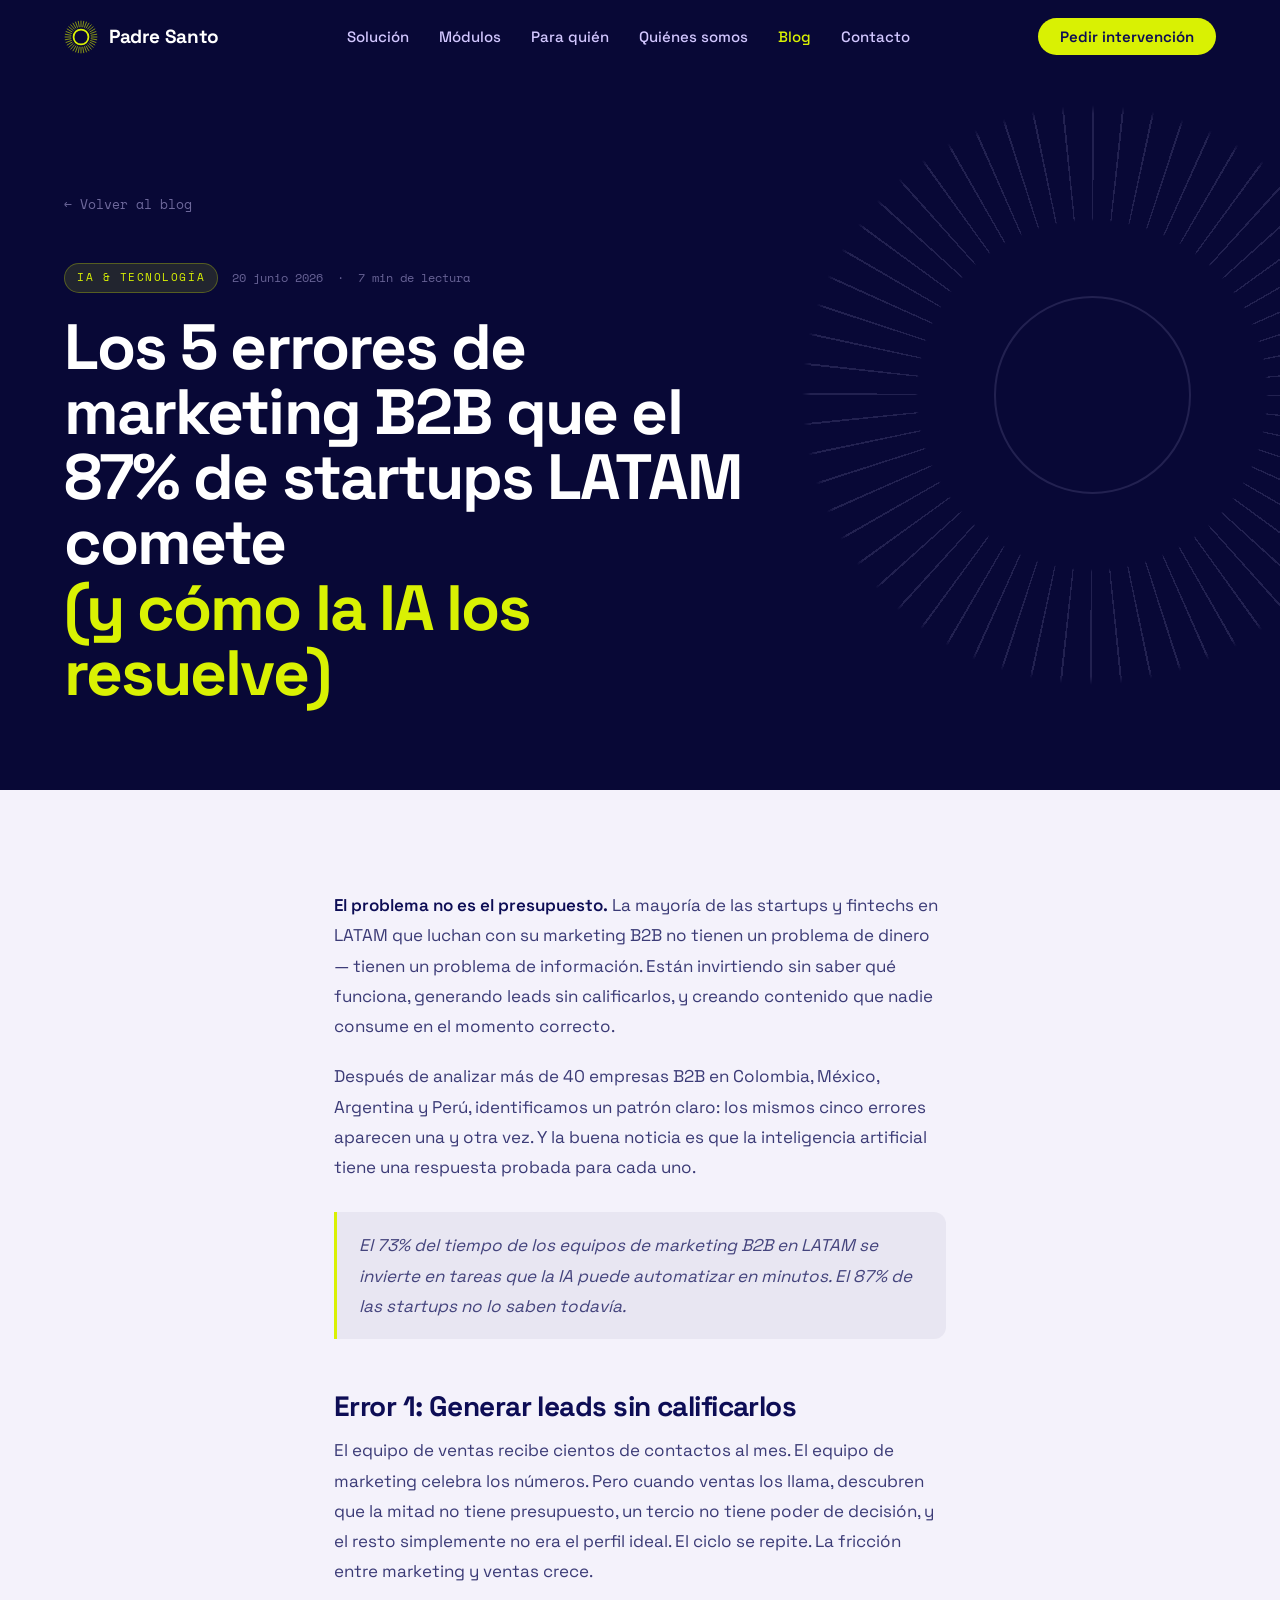
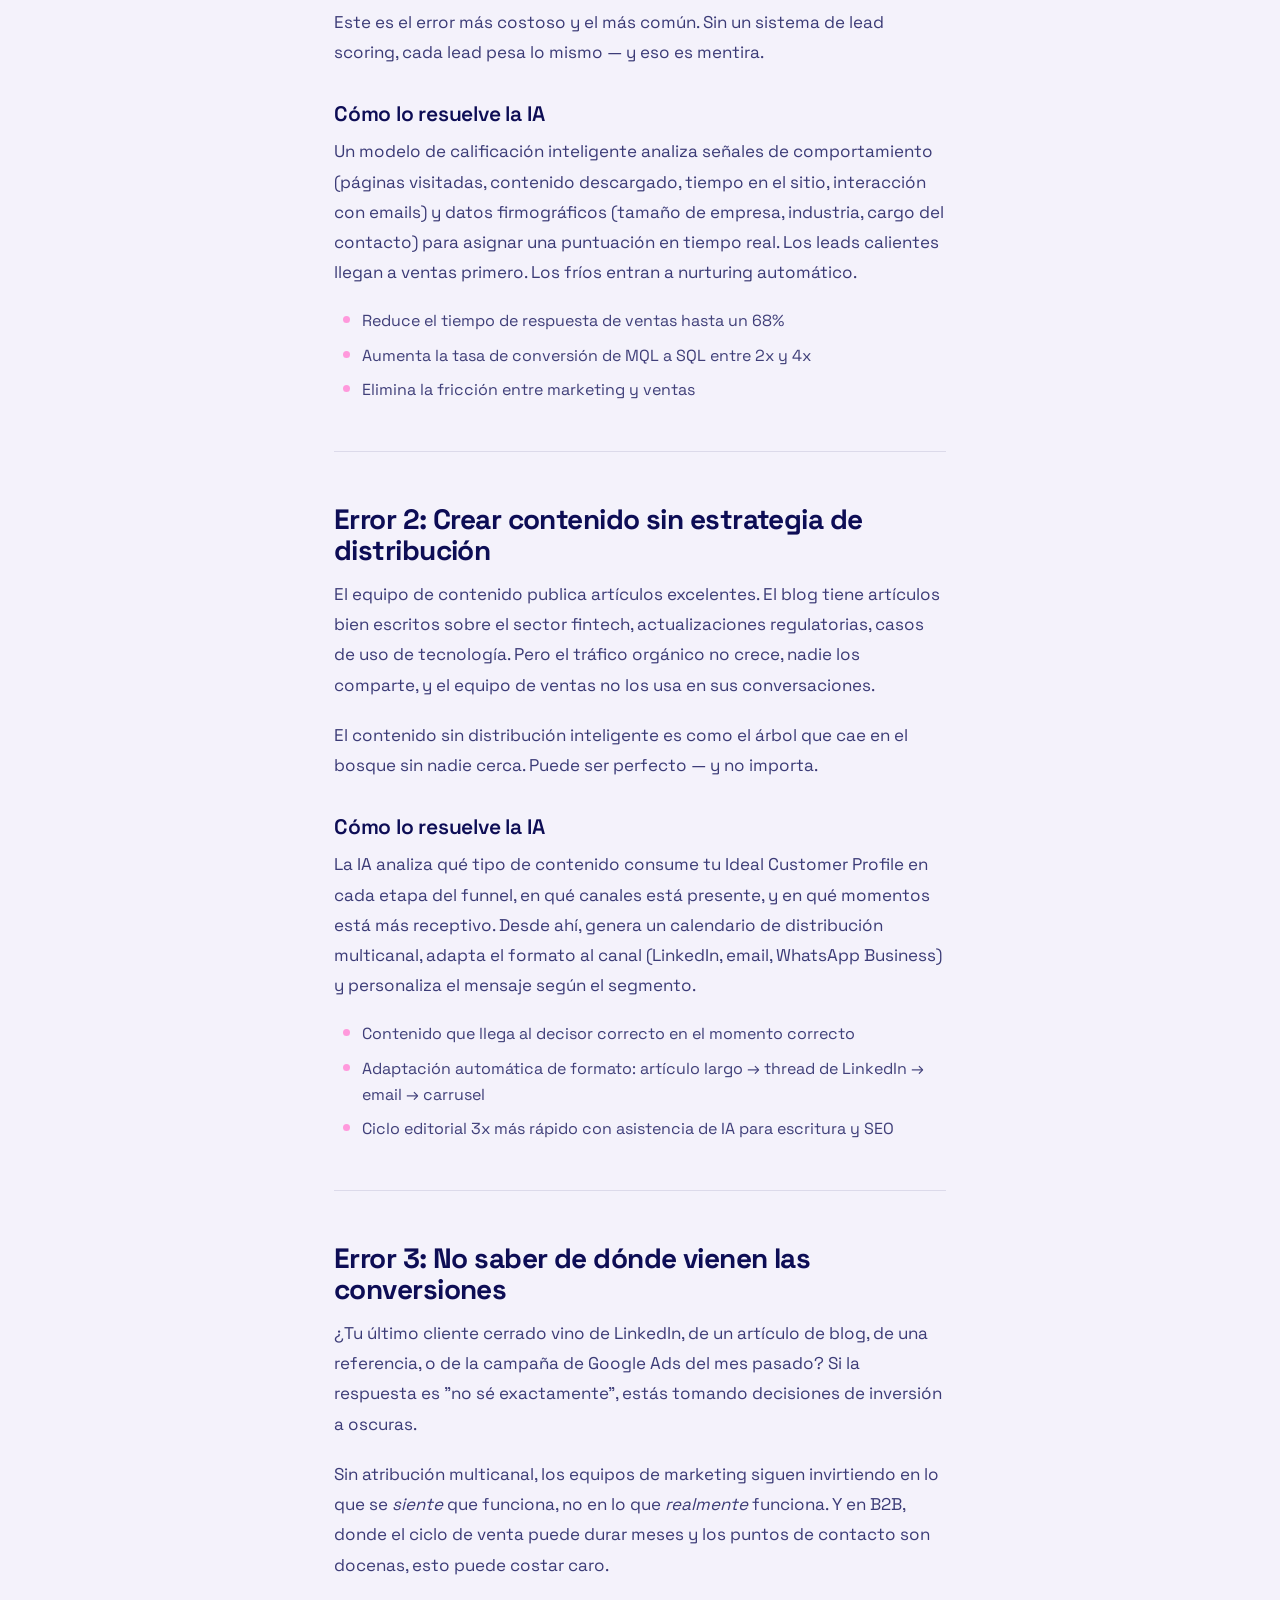
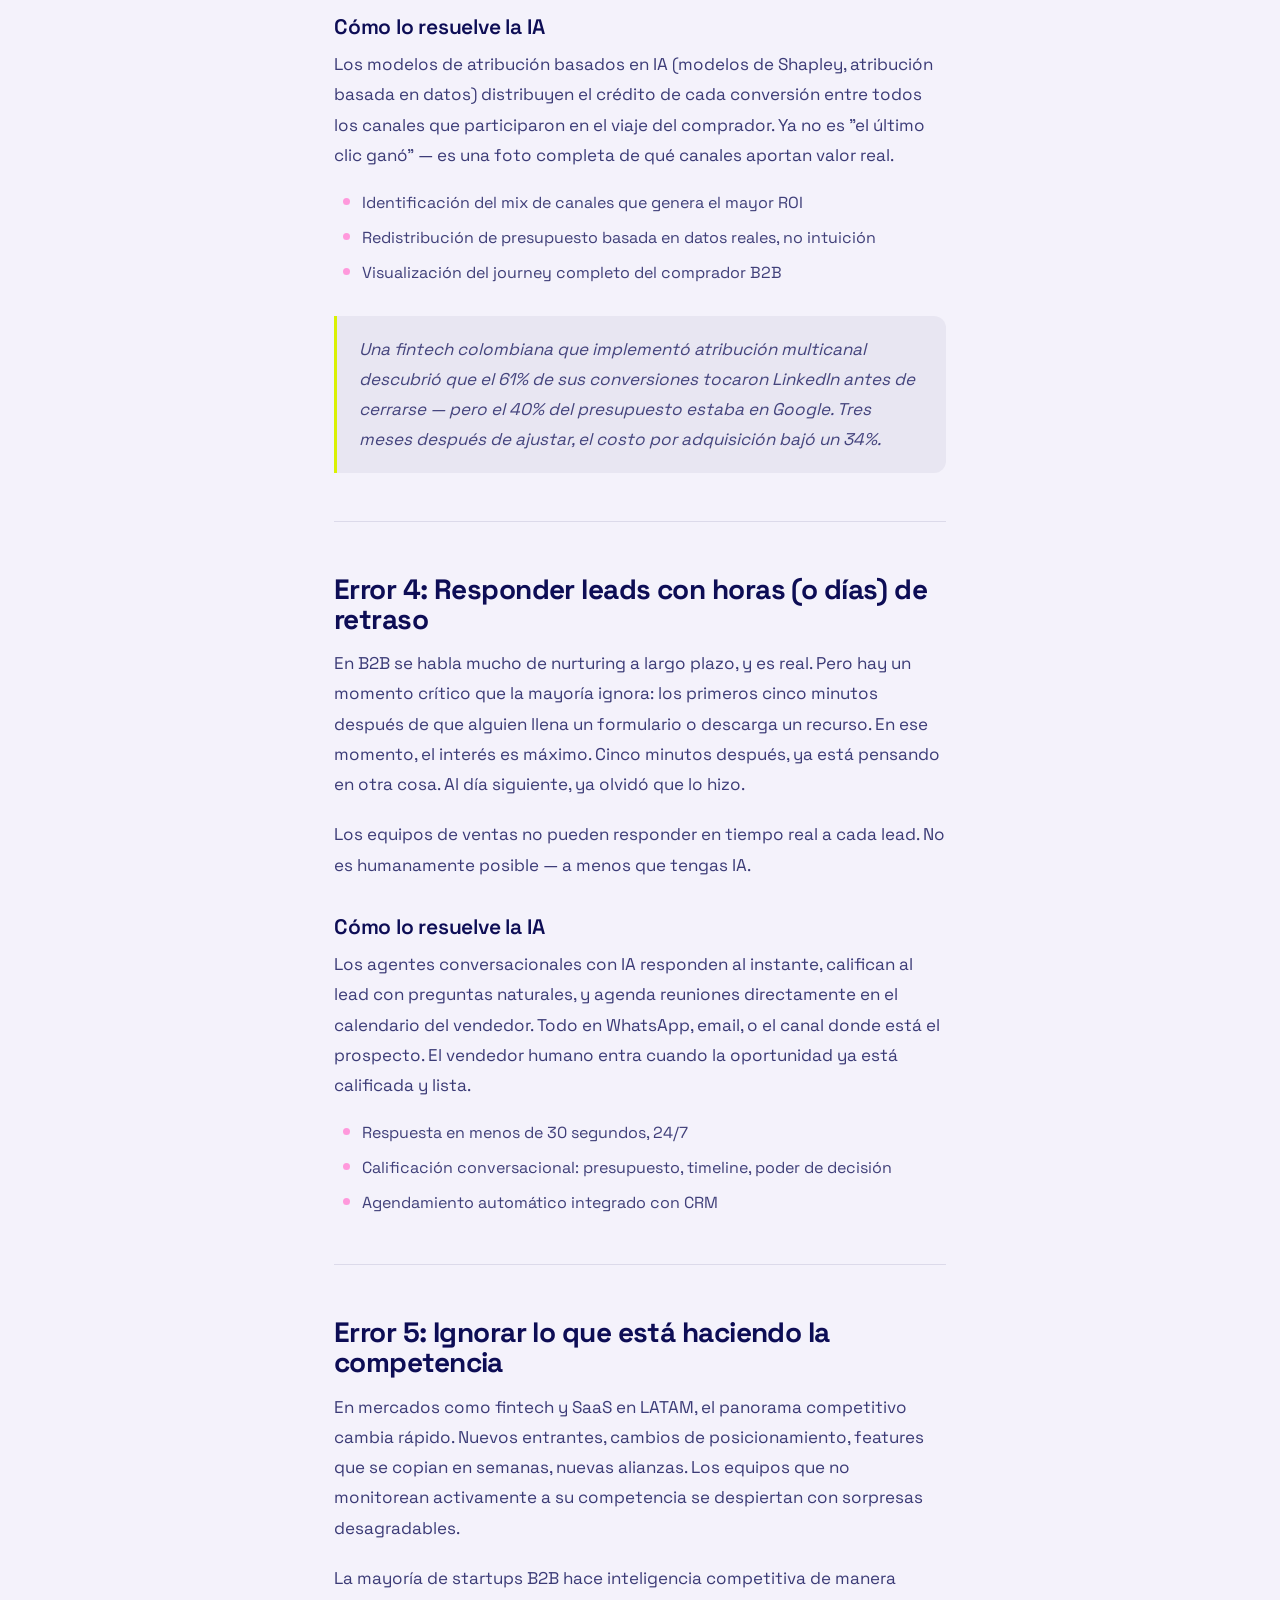
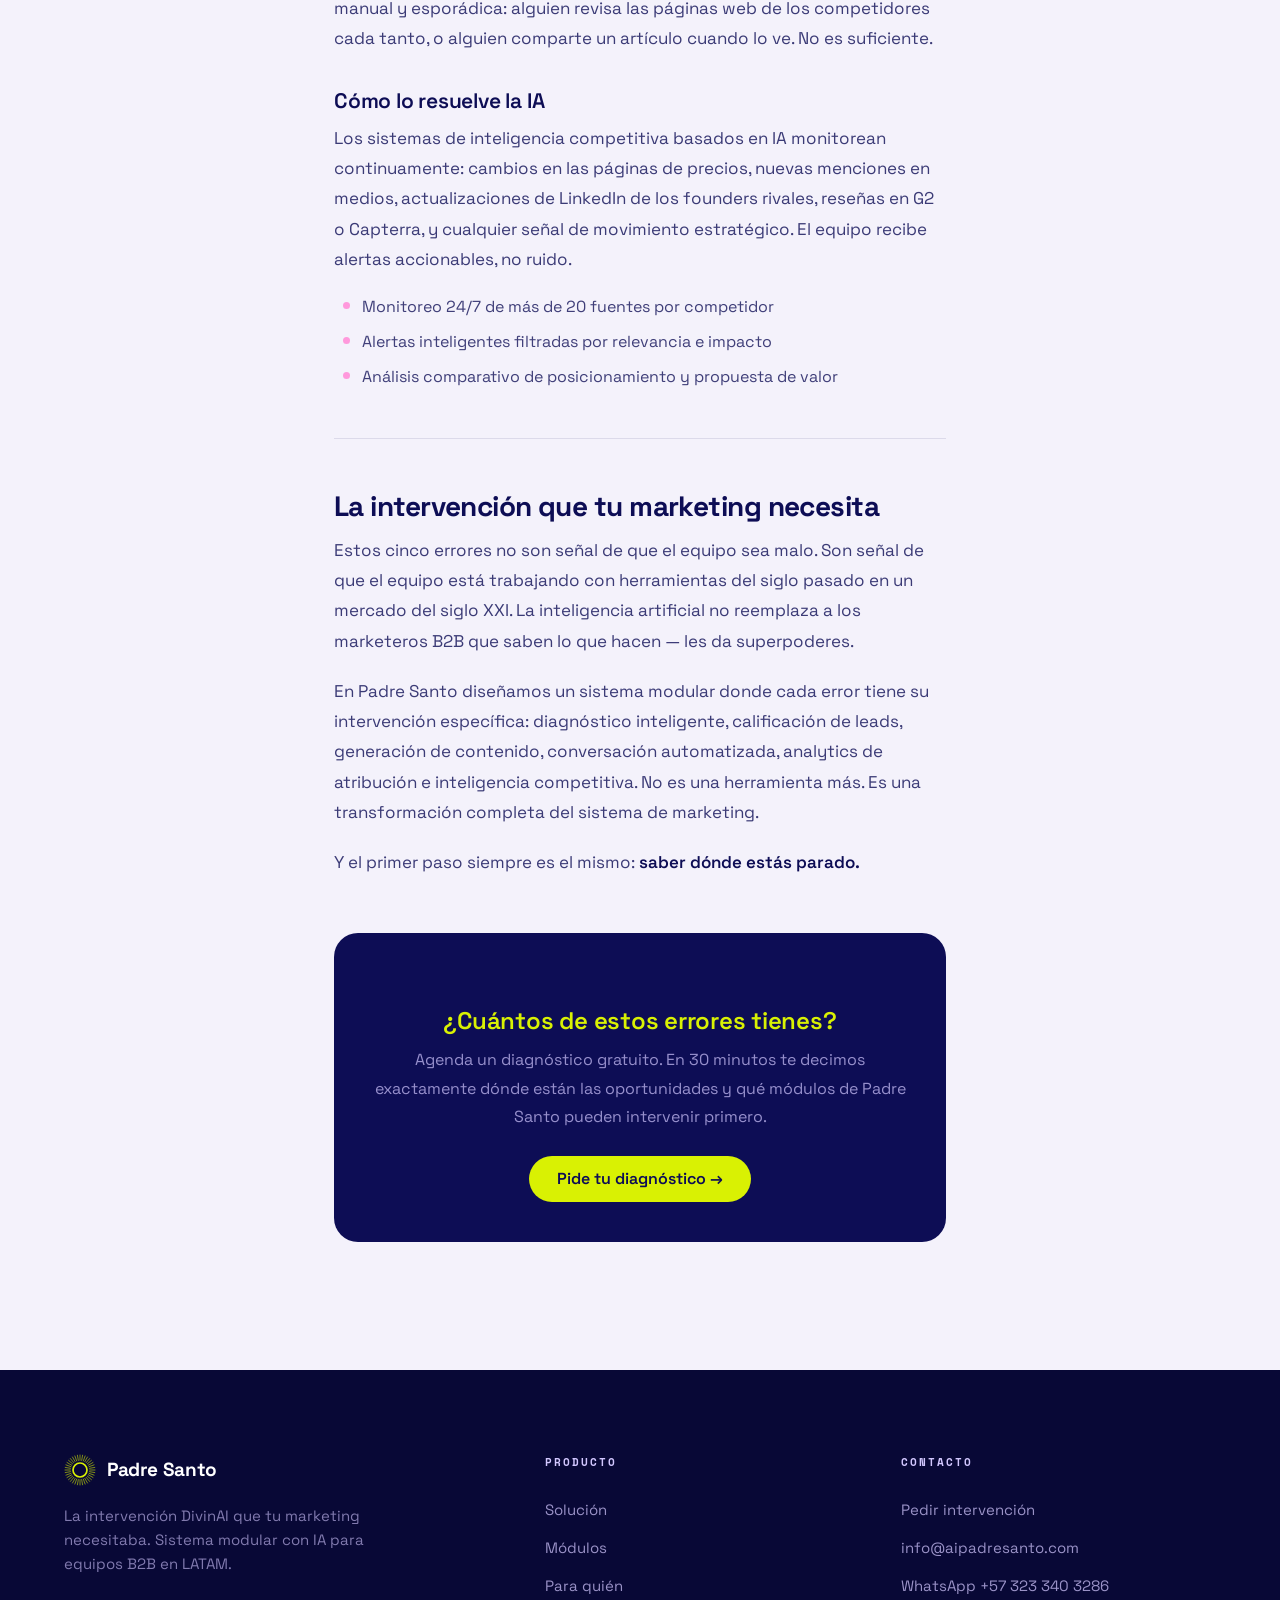
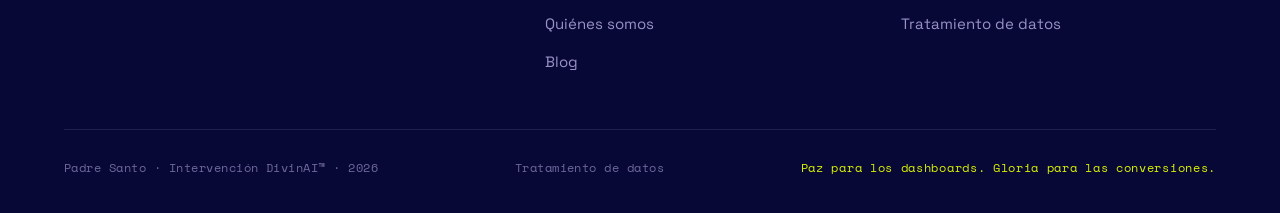
<file: blog/5-errores-marketing-b2b-ia.html>
<!DOCTYPE html>
<html lang="es">
<head>
<meta charset="UTF-8">
<meta name="viewport" content="width=device-width, initial-scale=1.0">
<title>5 errores de marketing B2B que el 87% de startups LATAM comete · Padre Santo Blog</title>
<meta name="description" content="Descubre los 5 errores más comunes en marketing B2B para startups y fintechs en LATAM, y cómo la inteligencia artificial puede resolverlos con precisión quirúrgica.">
<meta name="keywords" content="errores marketing B2B, startups LATAM, inteligencia artificial marketing, lead scoring, atribución multicanal, fintech marketing, Padre Santo">
<meta name="author" content="Padre Santo">
<meta name="robots" content="index, follow, max-image-preview:large">
<meta name="theme-color" content="#0D0D55">
<link rel="canonical" href="https://aipadresanto.com/blog/5-errores-marketing-b2b-ia.html">

<!-- Open Graph -->
<meta property="og:type" content="article">
<meta property="og:site_name" content="Padre Santo">
<meta property="og:locale" content="es_LA">
<meta property="og:url" content="https://aipadresanto.com/blog/5-errores-marketing-b2b-ia.html">
<meta property="og:title" content="Los 5 errores de marketing B2B que el 87% de startups LATAM comete (y cómo la IA los resuelve)">
<meta property="og:description" content="Tu pipeline no está muerto. Está sin inteligencia. Descubre los errores más comunes y cómo la IA puede intervenir.">
<meta property="og:image" content="https://aipadresanto.com/assets/Padre-Santo.png">
<meta property="og:image:width" content="1731">
<meta property="og:image:height" content="909">
<meta property="og:article:published_time" content="2026-06-20">
<meta property="og:article:author" content="Padre Santo">
<meta property="og:article:tag" content="Marketing B2B">
<meta property="og:article:tag" content="Inteligencia Artificial">
<meta property="og:article:tag" content="LATAM">

<!-- Twitter -->
<meta name="twitter:card" content="summary_large_image">
<meta name="twitter:title" content="Los 5 errores de marketing B2B que el 87% de startups LATAM comete">
<meta name="twitter:description" content="Tu pipeline no está muerto. Está sin IA. Los 5 errores más comunes y cómo resolverlos.">
<meta name="twitter:image" content="https://aipadresanto.com/assets/Padre-Santo.png">

<link rel="preconnect" href="https://fonts.googleapis.com">
<link rel="preconnect" href="https://fonts.gstatic.com" crossorigin>
<link href="https://fonts.googleapis.com/css2?family=Space+Grotesk:wght@300;400;500;600;700&family=Space+Mono:wght@400;700&display=swap" rel="stylesheet">
<link rel="stylesheet" href="../styles.css">
<link rel="icon" href="data:image/svg+xml,%3Csvg xmlns='http://www.w3.org/2000/svg' viewBox='0 0 48 48'%3E%3Ccircle cx='24' cy='24' r='12' fill='none' stroke='%23D9F103' stroke-width='3'/%3E%3C/svg%3E">
<!-- Google Analytics -->
<script async src="https://www.googletagmanager.com/gtag/js?id=G-44SPWCM633"></script>
<script>window.dataLayer=window.dataLayer||[];function gtag(){dataLayer.push(arguments);}gtag('js',new Date());gtag('config','G-44SPWCM633');</script>

<!-- Schema.org Article -->
<script type="application/ld+json">
{
  "@context": "https://schema.org",
  "@type": "BlogPosting",
  "headline": "Los 5 errores de marketing B2B que el 87% de startups LATAM comete (y cómo la IA los resuelve)",
  "description": "Descubre los 5 errores más comunes en marketing B2B para startups y fintechs en LATAM, y cómo la inteligencia artificial puede resolverlos.",
  "datePublished": "2026-06-20",
  "author": {
    "@type": "Organization",
    "name": "Padre Santo",
    "url": "https://aipadresanto.com/"
  },
  "publisher": {
    "@type": "Organization",
    "name": "Padre Santo",
    "url": "https://aipadresanto.com/"
  },
  "url": "https://aipadresanto.com/blog/5-errores-marketing-b2b-ia.html",
  "keywords": ["marketing B2B", "inteligencia artificial", "startups LATAM", "fintech", "lead scoring", "atribución"],
  "articleSection": "IA & Tecnología"
}
</script>
</head>
<body>

<!-- Barra de progreso de lectura -->
<div class="post-progress" id="readProgress" aria-hidden="true"></div>

<!-- ================= NAVBAR ================= -->
<nav class="nav scrolled" id="nav">
  <div class="wrap nav__inner">
    <a href="../index.html" class="logo" aria-label="Padre Santo — inicio">
      <svg class="halo-spin" width="34" height="34" viewBox="0 0 48 48" fill="none" aria-hidden="true">
        <g class="halo-rays" stroke="#D9F103" stroke-width="0.85" stroke-linecap="round">
          <line x1="24.0" y1="9.5" x2="24.0" y2="1.5"/><line x1="26.5" y1="9.7" x2="27.9" y2="1.8"/><line x1="29.0" y1="10.4" x2="31.7" y2="2.9"/><line x1="31.2" y1="11.4" x2="35.2" y2="4.5"/>
          <line x1="33.3" y1="12.9" x2="38.5" y2="6.8"/><line x1="35.1" y1="14.7" x2="41.2" y2="9.5"/><line x1="36.6" y1="16.8" x2="43.5" y2="12.7"/><line x1="37.6" y1="19.0" x2="45.1" y2="16.3"/>
          <line x1="38.3" y1="21.5" x2="46.2" y2="20.1"/><line x1="38.5" y1="24.0" x2="46.5" y2="24.0"/><line x1="38.3" y1="26.5" x2="46.2" y2="27.9"/><line x1="37.6" y1="29.0" x2="45.1" y2="31.7"/>
          <line x1="36.6" y1="31.2" x2="43.5" y2="35.2"/><line x1="35.1" y1="33.3" x2="41.2" y2="38.5"/><line x1="33.3" y1="35.1" x2="38.5" y2="41.2"/><line x1="31.2" y1="36.6" x2="35.2" y2="43.5"/>
          <line x1="29.0" y1="37.6" x2="31.7" y2="45.1"/><line x1="26.5" y1="38.3" x2="27.9" y2="46.2"/><line x1="24.0" y1="38.5" x2="24.0" y2="46.5"/><line x1="21.5" y1="38.3" x2="20.1" y2="46.2"/>
          <line x1="19.0" y1="37.6" x2="16.3" y2="45.1"/><line x1="16.8" y1="36.6" x2="12.7" y2="43.5"/><line x1="14.7" y1="35.1" x2="9.5" y2="41.2"/><line x1="12.9" y1="33.3" x2="6.8" y2="38.5"/>
          <line x1="11.4" y1="31.3" x2="4.5" y2="35.3"/><line x1="10.4" y1="29.0" x2="2.9" y2="31.7"/><line x1="9.7" y1="26.5" x2="1.8" y2="27.9"/><line x1="9.5" y1="24.0" x2="1.5" y2="24.0"/>
          <line x1="9.7" y1="21.5" x2="1.8" y2="20.1"/><line x1="10.4" y1="19.0" x2="2.9" y2="16.3"/><line x1="11.4" y1="16.8" x2="4.5" y2="12.7"/><line x1="12.9" y1="14.7" x2="6.8" y2="9.5"/>
          <line x1="14.7" y1="12.9" x2="9.5" y2="6.8"/><line x1="16.7" y1="11.4" x2="12.7" y2="4.5"/><line x1="19.0" y1="10.4" x2="16.3" y2="2.9"/><line x1="21.5" y1="9.7" x2="20.1" y2="1.8"/>
        </g>
        <circle cx="24" cy="24" r="10.5" fill="none" stroke="#D9F103" stroke-width="2.5"/>
      </svg>
      <span>Padre Santo</span>
    </a>
    <div class="nav__links">
      <a href="../index.html#solucion">Solución</a>
      <a href="../modulos.html">Módulos</a>
      <a href="../index.html#paraquien">Para quién</a>
      <a href="../nosotros.html">Quiénes somos</a>
      <a href="../blog.html" style="color:var(--neon)">Blog</a>
      <a href="../index.html#contacto" data-modal>Contacto</a>
    </div>
    <div class="nav__cta">
      <a href="../index.html#contacto" class="btn btn--neon btn--sm" data-modal>Pedir intervención</a>
    </div>
    <button class="burger" id="burger" aria-label="Menú">
      <span></span><span></span><span></span>
    </button>
  </div>
  <div class="mobile-menu" id="mobileMenu">
    <a href="../index.html#solucion">Solución</a>
    <a href="../modulos.html">Módulos</a>
    <a href="../index.html#paraquien">Para quién</a>
    <a href="../nosotros.html">Quiénes somos</a>
    <a href="../blog.html" style="color:var(--neon)">Blog</a>
    <a href="../index.html#contacto" data-modal>Contacto</a>
  </div>
</nav>

<!-- ================= HERO DEL ARTÍCULO ================= -->
<section class="post-hero">
  <div class="halo-bg" aria-hidden="true"></div>
  <div class="wrap">
    <a href="../blog.html" class="post-back">← Volver al blog</a>
    <div class="post-hero__meta">
      <span class="blog-tag blog-tag--ia">IA &amp; Tecnología</span>
      <span>20 junio 2026</span>
      <span>·</span>
      <span>7 min de lectura</span>
    </div>
    <h1 class="h1" style="margin-top:22px;max-width:18ch;">Los 5 errores de marketing B2B que el 87% de startups LATAM comete<br><span class="text-neon">(y cómo la IA los resuelve)</span></h1>
  </div>
</section>

<!-- ================= CUERPO DEL ARTÍCULO ================= -->
<article class="post-body" itemscope itemtype="https://schema.org/BlogPosting">
  <div class="post-body__wrap">

    <p><strong>El problema no es el presupuesto.</strong> La mayoría de las startups y fintechs en LATAM que luchan con su marketing B2B no tienen un problema de dinero — tienen un problema de información. Están invirtiendo sin saber qué funciona, generando leads sin calificarlos, y creando contenido que nadie consume en el momento correcto.</p>

    <p>Después de analizar más de 40 empresas B2B en Colombia, México, Argentina y Perú, identificamos un patrón claro: los mismos cinco errores aparecen una y otra vez. Y la buena noticia es que la inteligencia artificial tiene una respuesta probada para cada uno.</p>

    <div class="post-callout">
      <p>El 73% del tiempo de los equipos de marketing B2B en LATAM se invierte en tareas que la IA puede automatizar en minutos. El 87% de las startups no lo saben todavía.</p>
    </div>

    <!-- Error 1 -->
    <h2>Error 1: Generar leads sin calificarlos</h2>

    <p>El equipo de ventas recibe cientos de contactos al mes. El equipo de marketing celebra los números. Pero cuando ventas los llama, descubren que la mitad no tiene presupuesto, un tercio no tiene poder de decisión, y el resto simplemente no era el perfil ideal. El ciclo se repite. La fricción entre marketing y ventas crece.</p>

    <p>Este es el error más costoso y el más común. Sin un sistema de lead scoring, cada lead pesa lo mismo — y eso es mentira.</p>

    <h3>Cómo lo resuelve la IA</h3>
    <p>Un modelo de calificación inteligente analiza señales de comportamiento (páginas visitadas, contenido descargado, tiempo en el sitio, interacción con emails) y datos firmográficos (tamaño de empresa, industria, cargo del contacto) para asignar una puntuación en tiempo real. Los leads calientes llegan a ventas primero. Los fríos entran a nurturing automático.</p>

    <ul>
      <li>Reduce el tiempo de respuesta de ventas hasta un 68%</li>
      <li>Aumenta la tasa de conversión de MQL a SQL entre 2x y 4x</li>
      <li>Elimina la fricción entre marketing y ventas</li>
    </ul>

    <hr class="post-divider">

    <!-- Error 2 -->
    <h2>Error 2: Crear contenido sin estrategia de distribución</h2>

    <p>El equipo de contenido publica artículos excelentes. El blog tiene artículos bien escritos sobre el sector fintech, actualizaciones regulatorias, casos de uso de tecnología. Pero el tráfico orgánico no crece, nadie los comparte, y el equipo de ventas no los usa en sus conversaciones.</p>

    <p>El contenido sin distribución inteligente es como el árbol que cae en el bosque sin nadie cerca. Puede ser perfecto — y no importa.</p>

    <h3>Cómo lo resuelve la IA</h3>
    <p>La IA analiza qué tipo de contenido consume tu Ideal Customer Profile en cada etapa del funnel, en qué canales está presente, y en qué momentos está más receptivo. Desde ahí, genera un calendario de distribución multicanal, adapta el formato al canal (LinkedIn, email, WhatsApp Business) y personaliza el mensaje según el segmento.</p>

    <ul>
      <li>Contenido que llega al decisor correcto en el momento correcto</li>
      <li>Adaptación automática de formato: artículo largo → thread de LinkedIn → email → carrusel</li>
      <li>Ciclo editorial 3x más rápido con asistencia de IA para escritura y SEO</li>
    </ul>

    <hr class="post-divider">

    <!-- Error 3 -->
    <h2>Error 3: No saber de dónde vienen las conversiones</h2>

    <p>¿Tu último cliente cerrado vino de LinkedIn, de un artículo de blog, de una referencia, o de la campaña de Google Ads del mes pasado? Si la respuesta es "no sé exactamente", estás tomando decisiones de inversión a oscuras.</p>

    <p>Sin atribución multicanal, los equipos de marketing siguen invirtiendo en lo que se <em>siente</em> que funciona, no en lo que <em>realmente</em> funciona. Y en B2B, donde el ciclo de venta puede durar meses y los puntos de contacto son docenas, esto puede costar caro.</p>

    <h3>Cómo lo resuelve la IA</h3>
    <p>Los modelos de atribución basados en IA (modelos de Shapley, atribución basada en datos) distribuyen el crédito de cada conversión entre todos los canales que participaron en el viaje del comprador. Ya no es "el último clic ganó" — es una foto completa de qué canales aportan valor real.</p>

    <ul>
      <li>Identificación del mix de canales que genera el mayor ROI</li>
      <li>Redistribución de presupuesto basada en datos reales, no intuición</li>
      <li>Visualización del journey completo del comprador B2B</li>
    </ul>

    <div class="post-callout">
      <p>Una fintech colombiana que implementó atribución multicanal descubrió que el 61% de sus conversiones tocaron LinkedIn antes de cerrarse — pero el 40% del presupuesto estaba en Google. Tres meses después de ajustar, el costo por adquisición bajó un 34%.</p>
    </div>

    <hr class="post-divider">

    <!-- Error 4 -->
    <h2>Error 4: Responder leads con horas (o días) de retraso</h2>

    <p>En B2B se habla mucho de nurturing a largo plazo, y es real. Pero hay un momento crítico que la mayoría ignora: los primeros cinco minutos después de que alguien llena un formulario o descarga un recurso. En ese momento, el interés es máximo. Cinco minutos después, ya está pensando en otra cosa. Al día siguiente, ya olvidó que lo hizo.</p>

    <p>Los equipos de ventas no pueden responder en tiempo real a cada lead. No es humanamente posible — a menos que tengas IA.</p>

    <h3>Cómo lo resuelve la IA</h3>
    <p>Los agentes conversacionales con IA responden al instante, califican al lead con preguntas naturales, y agenda reuniones directamente en el calendario del vendedor. Todo en WhatsApp, email, o el canal donde está el prospecto. El vendedor humano entra cuando la oportunidad ya está calificada y lista.</p>

    <ul>
      <li>Respuesta en menos de 30 segundos, 24/7</li>
      <li>Calificación conversacional: presupuesto, timeline, poder de decisión</li>
      <li>Agendamiento automático integrado con CRM</li>
    </ul>

    <hr class="post-divider">

    <!-- Error 5 -->
    <h2>Error 5: Ignorar lo que está haciendo la competencia</h2>

    <p>En mercados como fintech y SaaS en LATAM, el panorama competitivo cambia rápido. Nuevos entrantes, cambios de posicionamiento, features que se copian en semanas, nuevas alianzas. Los equipos que no monitorean activamente a su competencia se despiertan con sorpresas desagradables.</p>

    <p>La mayoría de startups B2B hace inteligencia competitiva de manera manual y esporádica: alguien revisa las páginas web de los competidores cada tanto, o alguien comparte un artículo cuando lo ve. No es suficiente.</p>

    <h3>Cómo lo resuelve la IA</h3>
    <p>Los sistemas de inteligencia competitiva basados en IA monitorean continuamente: cambios en las páginas de precios, nuevas menciones en medios, actualizaciones de LinkedIn de los founders rivales, reseñas en G2 o Capterra, y cualquier señal de movimiento estratégico. El equipo recibe alertas accionables, no ruido.</p>

    <ul>
      <li>Monitoreo 24/7 de más de 20 fuentes por competidor</li>
      <li>Alertas inteligentes filtradas por relevancia e impacto</li>
      <li>Análisis comparativo de posicionamiento y propuesta de valor</li>
    </ul>

    <hr class="post-divider">

    <!-- Conclusión -->
    <h2>La intervención que tu marketing necesita</h2>

    <p>Estos cinco errores no son señal de que el equipo sea malo. Son señal de que el equipo está trabajando con herramientas del siglo pasado en un mercado del siglo XXI. La inteligencia artificial no reemplaza a los marketeros B2B que saben lo que hacen — les da superpoderes.</p>

    <p>En Padre Santo diseñamos un sistema modular donde cada error tiene su intervención específica: diagnóstico inteligente, calificación de leads, generación de contenido, conversación automatizada, analytics de atribución e inteligencia competitiva. No es una herramienta más. Es una transformación completa del sistema de marketing.</p>

    <p>Y el primer paso siempre es el mismo: <strong>saber dónde estás parado.</strong></p>

    <!-- CTA box -->
    <div class="post-cta-box">
      <h3>¿Cuántos de estos errores tienes?</h3>
      <p>Agenda un diagnóstico gratuito. En 30 minutos te decimos exactamente dónde están las oportunidades y qué módulos de Padre Santo pueden intervenir primero.</p>
      <a href="../index.html#contacto" class="btn btn--neon" data-modal>Pide tu diagnóstico →</a>
    </div>

  </div>
</article>

<!-- ================= FOOTER ================= -->
<footer class="footer">
  <div class="wrap">
    <div class="footer__top">
      <div class="footer__brand">
        <a href="../index.html" class="logo">
          <svg class="halo-spin" width="32" height="32" viewBox="0 0 48 48" fill="none" aria-hidden="true">
            <g class="halo-rays" stroke="#D9F103" stroke-width="0.85" stroke-linecap="round">
              <line x1="24.0" y1="9.5" x2="24.0" y2="1.5"/><line x1="26.5" y1="9.7" x2="27.9" y2="1.8"/><line x1="29.0" y1="10.4" x2="31.7" y2="2.9"/><line x1="31.2" y1="11.4" x2="35.2" y2="4.5"/>
              <line x1="33.3" y1="12.9" x2="38.5" y2="6.8"/><line x1="35.1" y1="14.7" x2="41.2" y2="9.5"/><line x1="36.6" y1="16.8" x2="43.5" y2="12.7"/><line x1="37.6" y1="19.0" x2="45.1" y2="16.3"/>
              <line x1="38.3" y1="21.5" x2="46.2" y2="20.1"/><line x1="38.5" y1="24.0" x2="46.5" y2="24.0"/><line x1="38.3" y1="26.5" x2="46.2" y2="27.9"/><line x1="37.6" y1="29.0" x2="45.1" y2="31.7"/>
              <line x1="36.6" y1="31.2" x2="43.5" y2="35.2"/><line x1="35.1" y1="33.3" x2="41.2" y2="38.5"/><line x1="33.3" y1="35.1" x2="38.5" y2="41.2"/><line x1="31.2" y1="36.6" x2="35.2" y2="43.5"/>
              <line x1="29.0" y1="37.6" x2="31.7" y2="45.1"/><line x1="26.5" y1="38.3" x2="27.9" y2="46.2"/><line x1="24.0" y1="38.5" x2="24.0" y2="46.5"/><line x1="21.5" y1="38.3" x2="20.1" y2="46.2"/>
              <line x1="19.0" y1="37.6" x2="16.3" y2="45.1"/><line x1="16.8" y1="36.6" x2="12.7" y2="43.5"/><line x1="14.7" y1="35.1" x2="9.5" y2="41.2"/><line x1="12.9" y1="33.3" x2="6.8" y2="38.5"/>
              <line x1="11.4" y1="31.3" x2="4.5" y2="35.3"/><line x1="10.4" y1="29.0" x2="2.9" y2="31.7"/><line x1="9.7" y1="26.5" x2="1.8" y2="27.9"/><line x1="9.5" y1="24.0" x2="1.5" y2="24.0"/>
              <line x1="9.7" y1="21.5" x2="1.8" y2="20.1"/><line x1="10.4" y1="19.0" x2="2.9" y2="16.3"/><line x1="11.4" y1="16.8" x2="4.5" y2="12.7"/><line x1="12.9" y1="14.7" x2="6.8" y2="9.5"/>
              <line x1="14.7" y1="12.9" x2="9.5" y2="6.8"/><line x1="16.7" y1="11.4" x2="12.7" y2="4.5"/><line x1="19.0" y1="10.4" x2="16.3" y2="2.9"/><line x1="21.5" y1="9.7" x2="20.1" y2="1.8"/>
            </g>
            <circle cx="24" cy="24" r="10.5" fill="none" stroke="#D9F103" stroke-width="2.5"/>
          </svg>
          <span>Padre Santo</span>
        </a>
        <p>La intervención DivinAI que tu marketing necesitaba. Sistema modular con IA para equipos B2B en LATAM.</p>
      </div>
      <div class="footer__col">
        <h4>Producto</h4>
        <a href="../index.html#solucion">Solución</a>
        <a href="../modulos.html">Módulos</a>
        <a href="../index.html#paraquien">Para quién</a>
        <a href="../nosotros.html">Quiénes somos</a>
        <a href="../blog.html">Blog</a>
      </div>
      <div class="footer__col">
        <h4>Contacto</h4>
        <a href="../index.html#contacto" data-modal>Pedir intervención</a>
        <a data-mail>info@aipadresanto.com</a>
        <a data-wa="footer">WhatsApp +57 323 340 3286</a>
        <a href="../privacidad.html">Tratamiento de datos</a>
      </div>
    </div>
    <div class="footer__bottom">
      <span class="copy">Padre Santo · Intervención DivinAI™ · 2026</span>
      <span class="footer__legal"><a href="../privacidad.html">Tratamiento de datos</a></span>
      <span class="blessing">Paz para los dashboards. Gloria para las conversiones.</span>
    </div>
  </div>
</footer>

<!-- Modal form -->
<div class="modal" id="modal" role="dialog" aria-modal="true" aria-labelledby="modalTitle">
  <div class="modal__overlay" data-close></div>
  <div class="modal__box">
    <button class="modal__close" data-close aria-label="Cerrar"><svg width="20" height="20" viewBox="0 0 24 24" fill="none" stroke="currentColor" stroke-width="2" stroke-linecap="round"><path d="M18 6 6 18M6 6l12 12"/></svg></button>
    <div id="formView">
      <span class="kicker kicker--neon">Intervención DivinAI</span>
      <h3 id="modalTitle">Pide tu intervención.</h3>
      <p class="modal__sub">Cuéntanos lo mínimo. Te contactamos rápido.</p>
      <form id="contactForm" novalidate>
        <div class="field"><label for="f-name">Nombre</label><input id="f-name" name="name" type="text" placeholder="Tu nombre" required></div>
        <div class="field"><label for="f-email">Email</label><input id="f-email" name="email" type="email" placeholder="tu@empresa.com" required></div>
        <div class="field"><label for="f-company">Empresa</label><input id="f-company" name="company" type="text" placeholder="Nombre de tu empresa" required></div>
        <div class="field"><label for="f-whats">WhatsApp <span style="text-transform:none;letter-spacing:0">(opcional)</span></label><input id="f-whats" name="whatsapp" type="tel" placeholder="+57 ..."></div>
        <button class="btn btn--neon" type="submit">Quiero mi intervención →</button>
        <p class="modal__legal">Al enviar, aceptas que te contactemos. Sin spam. Sin sermones.</p>
      </form>
    </div>
    <div id="successView" class="form-success" hidden>
      <p style="font-size:1.2rem;font-weight:600;color:var(--neon)">¡Amén! Recibimos tu mensaje.</p>
      <p style="color:rgba(210,199,255,0.7);margin-top:10px">Te contactamos en menos de 24h.</p>
    </div>
  </div>
</div>

<script src="../app.js"></script>
<script>
/* Reading progress bar */
(function(){
  const bar = document.getElementById('readProgress');
  if (!bar) return;
  window.addEventListener('scroll', () => {
    const doc = document.documentElement;
    const scrolled = doc.scrollTop;
    const total = doc.scrollHeight - doc.clientHeight;
    bar.style.width = (total > 0 ? (scrolled / total) * 100 : 0) + '%';
  }, { passive: true });
})();
</script>
</body>
</html>
</file>
<file: styles.css>
/* =================================================================
   PADRE SANTO — Design System (shared)
   ================================================================= */
:root {
  --navy: #0D0D55;
  --navy-deep: #080836;
  --navy-2: #15156B;
  --neon: #D9F103;
  --pink: #FF99DC;
  --lilac: #D2C7FF;
  --paper: #F4F2FB;
  --white: #FFFFFF;
  --ink: #0D0D55;

  --font-sans: 'Space Grotesk', -apple-system, BlinkMacSystemFont, sans-serif;
  --font-mono: 'Space Mono', ui-monospace, monospace;

  --gut: clamp(20px, 5vw, 80px);
  --maxw: 1280px;
  --r: 16px;
  --r-lg: 24px;
  --pill: 99px;

  --ease: cubic-bezier(0.22, 1, 0.36, 1);
}

/* ---------- Reset ---------- */
*, *::before, *::after { box-sizing: border-box; margin: 0; padding: 0; }
html { scroll-behavior: smooth; -webkit-text-size-adjust: 100%; }
@media (prefers-reduced-motion: reduce) {
  html { scroll-behavior: auto; }
  *, *::before, *::after { animation-duration: 0.001ms !important; animation-iteration-count: 1 !important; transition-duration: 0.001ms !important; }
}
body {
  font-family: var(--font-sans);
  font-weight: 400;
  background: var(--navy);
  color: var(--white);
  line-height: 1.6;
  font-size: 17px;
  overflow-x: hidden;
  -webkit-font-smoothing: antialiased;
}
img, svg { display: block; max-width: 100%; }
a { color: inherit; text-decoration: none; }
button { font-family: inherit; cursor: pointer; border: none; background: none; color: inherit; }
ul { list-style: none; }
::selection { background: var(--neon); color: var(--navy); }

/* ---------- Layout helpers ---------- */
.wrap { width: 100%; max-width: var(--maxw); margin-inline: auto; padding-inline: var(--gut); position: relative; z-index: 1; }
section { position: relative; overflow: hidden; }
.section-pad { padding-block: clamp(72px, 11vw, 150px); }

/* ---------- Typography ---------- */
.display {
  font-size: clamp(48px, 9vw, 120px);
  font-weight: 700;
  letter-spacing: -0.04em;
  line-height: 0.92;
}
h1, .h1 { font-size: clamp(36px, 5vw, 68px); font-weight: 700; letter-spacing: -0.03em; line-height: 1.02; }
h2, .h2 { font-size: clamp(28px, 3.5vw, 44px); font-weight: 600; letter-spacing: -0.02em; line-height: 1.08; }
h3, .h3 { font-size: clamp(20px, 2.2vw, 28px); font-weight: 600; letter-spacing: -0.01em; line-height: 1.2; }

.kicker {
  font-family: var(--font-mono);
  font-size: clamp(11px, 1.4vw, 12px);
  font-weight: 700;
  letter-spacing: 0.2em;
  text-transform: uppercase;
}
.kicker--neon { color: var(--neon); }
.kicker--lilac { color: var(--lilac); }
.kicker--ink { color: rgba(13,13,85,0.55); }

.text-neon { color: var(--neon); }
.text-pink { color: var(--pink); }
.text-lilac { color: var(--lilac); }
.muted { color: rgba(210, 199, 255, 0.72); }
.muted-ink { color: rgba(13, 13, 85, 0.62); }

/* ---------- Buttons ---------- */
.btn {
  display: inline-flex; align-items: center; justify-content: center; gap: 10px;
  font-family: var(--font-sans); font-weight: 600; font-size: 16px;
  padding: 15px 28px; border-radius: var(--pill);
  transition: transform 0.2s var(--ease), background 0.2s, color 0.2s, box-shadow 0.2s;
  white-space: nowrap; line-height: 1;
}
.btn:active { transform: scale(0.97); }
.btn--neon { background: var(--neon); color: var(--navy); }
.btn--neon:hover { transform: translateY(-2px); box-shadow: 0 12px 34px -10px rgba(217, 241, 3, 0.55); }
.btn--navy { background: var(--navy); color: var(--neon); }
.btn--navy:hover { transform: translateY(-2px); box-shadow: 0 12px 34px -12px rgba(13,13,85,0.5); }
.btn--ghost { background: transparent; color: var(--white); border: 1px solid rgba(210,199,255,0.4); }
.btn--ghost:hover { border-color: var(--lilac); background: rgba(210,199,255,0.08); transform: translateY(-2px); }
.btn--ghost-ink { background: transparent; color: var(--navy); border: 1px solid rgba(13,13,85,0.3); }
.btn--ghost-ink:hover { border-color: var(--navy); background: rgba(13,13,85,0.05); transform: translateY(-2px); }
.btn .arrow { transition: transform 0.2s var(--ease); }
.btn:hover .arrow { transform: translateX(4px); }

/* ---------- Halo SVG ---------- */
.halo-rays { transform-origin: 24px 24px; }
.halo-spin .halo-rays { animation: spin 28s linear infinite; }
.halo-spin-rev .halo-rays { animation: spin 60s linear infinite reverse; }
@keyframes spin { to { transform: rotate(360deg); } }

/* =================================================================
   DECORATIVE BACKGROUND LAYERS — halos, texture, sparkles
   ================================================================= */
.deco { position: absolute; inset: 0; overflow: hidden; pointer-events: none; z-index: 0; }
.deco > * { position: absolute; }

/* fine line grid, faded toward edges */
.deco-grid {
  inset: -1px;
  background-image:
    linear-gradient(rgba(210,199,255,0.055) 1px, transparent 1px),
    linear-gradient(90deg, rgba(210,199,255,0.055) 1px, transparent 1px);
  background-size: 62px 62px;
  -webkit-mask-image: radial-gradient(120% 100% at 50% 35%, #000 35%, transparent 78%);
          mask-image: radial-gradient(120% 100% at 50% 35%, #000 35%, transparent 78%);
}
.deco-grid--ink {
  background-image:
    linear-gradient(rgba(13,13,85,0.05) 1px, transparent 1px),
    linear-gradient(90deg, rgba(13,13,85,0.05) 1px, transparent 1px);
}
/* dotted texture for light sections */
.deco-dots {
  inset: 0;
  background-image: radial-gradient(rgba(13,13,85,0.12) 1.1px, transparent 1.2px);
  background-size: 26px 26px;
  -webkit-mask-image: radial-gradient(120% 100% at 80% 20%, #000, transparent 70%);
          mask-image: radial-gradient(120% 100% at 80% 20%, #000, transparent 70%);
  opacity: 0.6;
}

/* soft color glows */
.deco-glow { width: 540px; height: 540px; border-radius: 50%; filter: blur(80px); opacity: 0.55; animation: pulse 9s ease-in-out infinite; }
.glow-pink  { background: radial-gradient(circle, rgba(255,153,220,0.42), transparent 64%); }
.glow-lilac { background: radial-gradient(circle, rgba(210,199,255,0.36), transparent 64%); }
.glow-neon  { background: radial-gradient(circle, rgba(217,241,3,0.16),  transparent 64%); animation-delay: -3s; }
@keyframes pulse { 0%,100% { transform: scale(1); opacity: 0.5; } 50% { transform: scale(1.12); opacity: 0.7; } }

/* large faint support halo (rays) */
.deco-halo { width: clamp(420px, 60vw, 820px); aspect-ratio: 1; opacity: 0.5; }
.deco-halo svg { width: 100%; height: 100%; }
.deco-halo--faint { opacity: 0.22; }

/* twinkling plus/cross marks */
.sparkle { color: var(--neon); font-family: var(--font-mono); font-weight: 700; opacity: 0; animation: twinkle 4s ease-in-out infinite; user-select: none; }
.sparkle--pink { color: var(--pink); }
.sparkle--lilac { color: var(--lilac); }
@keyframes twinkle { 0%,100% { opacity: 0; transform: scale(0.6); } 50% { opacity: 0.85; transform: scale(1); } }

/* anillos, puntos y estrellas decorativas (para texturizar secciones) */
.deco-ring { border-radius: 50%; border: 1.5px solid rgba(13,13,85,0.13); }
.deco-ring--dashed { border-style: dashed; border-color: rgba(13,13,85,0.2); }
.deco-ring--pink { border-color: rgba(255,153,220,0.55); }
.deco-ring--neon { border-color: rgba(217,241,3,0.5); }
.deco-dot { border-radius: 50%; background: currentColor; opacity: 0.5; }
.deco-star {
  aspect-ratio: 1; background: currentColor;
  clip-path: polygon(50% 0, 58% 42%, 100% 50%, 58% 58%, 50% 100%, 42% 58%, 0 50%, 42% 42%);
  animation: twinkle 5s ease-in-out infinite;
}
/* campo de estrellas/cruces como textura de fondo (imagen) */
.deco-stars { inset: 0; background: url('assets/fondo-estrella.png') no-repeat center center; background-size: cover; opacity: 0.4; }

/* =================================================================
   NAVBAR
   ================================================================= */
.nav { position: fixed; inset: 0 0 auto 0; z-index: 100; transition: background 0.3s, backdrop-filter 0.3s, border-color 0.3s, padding 0.3s; border-bottom: 1px solid transparent; }
.nav__inner { display: flex; align-items: center; justify-content: space-between; padding-block: 18px; }
.nav.scrolled { background: rgba(13, 13, 85, 0.72); backdrop-filter: blur(16px) saturate(140%); -webkit-backdrop-filter: blur(16px) saturate(140%); border-bottom-color: rgba(210,199,255,0.12); }
.nav.scrolled .nav__inner { padding-block: 12px; }
.logo { display: inline-flex; align-items: center; gap: 11px; font-weight: 700; font-size: 19px; letter-spacing: -0.02em; }
.logo span { line-height: 1; }
.nav__links { display: flex; align-items: center; gap: 30px; }
.nav__links a { font-size: 15px; font-weight: 500; color: var(--lilac); position: relative; transition: color 0.2s; }
.nav__links a::after { content: ""; position: absolute; left: 0; bottom: -6px; width: 0; height: 2px; background: var(--neon); transition: width 0.25s var(--ease); }
.nav__links a:hover { color: var(--white); }
.nav__links a:hover::after { width: 100%; }
.nav__cta { display: flex; align-items: center; gap: 14px; }
.nav__cta .btn { padding: 11px 22px; font-size: 15px; }

.burger { display: none; width: 44px; height: 44px; flex-direction: column; justify-content: center; align-items: center; gap: 6px; }
.burger span { width: 24px; height: 2px; background: var(--white); border-radius: 2px; transition: transform 0.3s var(--ease), opacity 0.2s; }
.burger.open span:nth-child(1) { transform: translateY(8px) rotate(45deg); }
.burger.open span:nth-child(2) { opacity: 0; }
.burger.open span:nth-child(3) { transform: translateY(-8px) rotate(-45deg); }

.mobile-menu { position: fixed; inset: 0; z-index: 99; background: var(--navy-deep); display: flex; flex-direction: column; justify-content: center; gap: 8px; padding: var(--gut); transform: translateX(100%); transition: transform 0.4s var(--ease); visibility: hidden; }
.mobile-menu.open { transform: translateX(0); visibility: visible; }
.mobile-menu a { font-size: clamp(28px, 7vw, 40px); font-weight: 600; letter-spacing: -0.02em; padding-block: 10px; color: var(--white); border-bottom: 1px solid rgba(210,199,255,0.1); }
.mobile-menu a:last-of-type { border-bottom: none; }
.mobile-menu a:hover { color: var(--neon); }
.mobile-menu .btn { margin-top: 28px; align-self: flex-start; }
.mobile-menu .kicker { margin-bottom: 24px; }

/* =================================================================
   HALO DE FONDO — componente reutilizable (rayos + anillo, giro lento)
   ================================================================= */
.halo-bg { position: absolute; aspect-ratio: 1; border-radius: 50%; color: var(--neon); pointer-events: none; z-index: 0; }
.halo-bg::before {
  content: ""; position: absolute; inset: 0; border-radius: 50%;
  background: repeating-conic-gradient(from 0deg, currentColor 0 0.4deg, transparent 0.4deg 6deg);
  -webkit-mask: radial-gradient(closest-side, #0000 60%, #000 61%, #000 97%, #0000 100%);
          mask: radial-gradient(closest-side, #0000 60%, #000 61%, #000 97%, #0000 100%);
  transform-origin: 50% 50%;
  animation: spin var(--spin, 90s) linear infinite;
}
.halo-bg::after { content: ""; position: absolute; inset: 33%; border-radius: 50%; border: 2px solid currentColor; }
.halo-bg--rev::before { animation-direction: reverse; }

/* =================================================================
   HERO — bienvenida centrada con halo girando por todo el espacio
   ================================================================= */
.hero { position: relative; overflow: hidden; background: var(--navy); min-height: 100vh; display: flex; align-items: center; text-align: center; padding-top: clamp(120px, 18vw, 170px); padding-bottom: clamp(70px, 10vw, 120px); }
.hero .halo-bg { top: 50%; left: 50%; transform: translate(-50%, -50%); width: min(1180px, 128vw); opacity: 0.17; --spin: 95s; }
.hero__inner { max-width: 900px; margin-inline: auto; display: flex; flex-direction: column; align-items: center; }
.hero__kicker { display: inline-flex; align-items: center; gap: 10px; margin-bottom: 28px; }
.hero__kicker .dot { width: 7px; height: 7px; border-radius: 50%; background: var(--neon); box-shadow: 0 0 12px var(--neon); }

/* rotating versículo */
.verse { min-height: clamp(150px, 23vw, 250px); display: flex; flex-direction: column; align-items: center; }
.verse__ref { display: inline-flex; align-items: center; gap: 9px; margin-bottom: 18px; transition: opacity 0.4s var(--ease), transform 0.4s var(--ease); }
.verse__ref svg { width: 16px; height: 16px; stroke: var(--neon); flex-shrink: 0; }
.verse__ref span { font-family: var(--font-mono); font-size: clamp(11px,1.4vw,13px); font-weight: 700; letter-spacing: 0.16em; text-transform: uppercase; color: var(--neon); }
/* escala propia: frases completas piden un tamaño mas contenido que el display */
.verse__text {
  font-size: clamp(34px, 5.6vw, 66px);
  font-weight: 700;
  line-height: 1.04;
  letter-spacing: -0.032em;
  text-wrap: balance;
  transition: opacity 0.4s var(--ease), transform 0.4s var(--ease);
}
.verse__text .line2 { color: var(--lilac); }
.verse.is-out .verse__ref, .verse.is-out .verse__text { opacity: 0; transform: translateY(14px); }
.verse__dots { display: flex; justify-content: center; gap: 9px; margin-top: 26px; }
.verse__dots button { width: 28px; height: 4px; border-radius: 99px; background: rgba(210,199,255,0.25); transition: background 0.3s, width 0.3s; }
.verse__dots button.active { background: var(--neon); width: 44px; }

.hero__sub { font-size: clamp(17px, 2vw, 20px); max-width: 44ch; margin: 30px auto 36px; }
.hero__ctas { display: flex; flex-wrap: wrap; justify-content: center; gap: 14px; margin-bottom: 40px; }
.chips { display: flex; flex-wrap: wrap; justify-content: center; gap: 10px; }
.chip { font-family: var(--font-mono); font-size: 12px; letter-spacing: 0.08em; text-transform: uppercase; color: var(--lilac); padding: 8px 16px; border-radius: var(--pill); border: 1px solid rgba(210,199,255,0.22); }
.chip--lead { color: rgba(210,199,255,0.55); border: none; padding-left: 0; }

/* float cards: acentos en las esquinas del hero centrado */
.float-card { position: absolute; z-index: 3; background: rgba(8,8,54,0.82); border: 1px solid rgba(210,199,255,0.18); backdrop-filter: blur(8px); border-radius: 14px; padding: 14px 18px; font-family: var(--font-mono); }
.float-card .lbl { font-size: 9.5px; letter-spacing: 0.18em; color: var(--lilac); text-transform: uppercase; }
.float-card .val { font-size: 22px; font-weight: 700; font-family: var(--font-sans); letter-spacing: -0.02em; margin-top: 4px; }
.float-card .val small { font-size: 13px; color: var(--neon); }
.fc-1 { top: 16%; left: 5%; animation: floaty 6s ease-in-out infinite; }
.fc-2 { top: 22%; right: 5%; animation: floaty 7s ease-in-out infinite 0.6s; }
.fc-3 { bottom: 16%; left: 9%; animation: floaty 6.5s ease-in-out infinite 1.2s; }
@keyframes floaty { 0%,100% { transform: translateY(0); } 50% { transform: translateY(-6px); } }

/* =================================================================
   PROBLEMA
   ================================================================= */
.problema { background: linear-gradient(180deg, #F4F2FB 0%, #EFE9FB 40%, #E7DCF7 70%, #DDCDF2 100%); color: var(--navy); padding-bottom: clamp(160px, 17vw, 260px); }
.sec-head { max-width: 760px; margin-bottom: clamp(40px, 6vw, 70px); }
.sec-head .kicker { display: block; margin-bottom: 18px; }
.sec-head h2 { margin-bottom: 0; }
.sec-head p { margin-top: 18px; font-size: clamp(16px,2vw,19px); }

.pain-grid { display: grid; grid-template-columns: repeat(4, 1fr); gap: 18px; }
.pain-card { background: rgba(255,255,255,0.58); -webkit-backdrop-filter: blur(10px); backdrop-filter: blur(10px); border: 1px solid rgba(255,255,255,0.65); border-radius: var(--r-lg); padding: 30px 26px; transition: transform 0.2s var(--ease), box-shadow 0.2s, background 0.2s; display: flex; flex-direction: column; min-height: 240px; }
.pain-card:hover { transform: translateY(-4px); background: rgba(255,255,255,0.72); box-shadow: 0 20px 40px -24px rgba(13,13,85,0.3); }
.pain-card .num { font-family: var(--font-mono); font-size: 13px; color: var(--pink); letter-spacing: 0.15em; margin-bottom: auto; }
.pain-card p { font-size: clamp(18px, 2vw, 21px); font-weight: 500; letter-spacing: -0.01em; line-height: 1.25; margin-top: 22px; }

/* =================================================================
   SOLUCIÓN
   ================================================================= */
.solucion { background: var(--navy); }
.sol-grid { display: grid; grid-template-columns: 1fr 1fr; gap: clamp(40px, 6vw, 90px); align-items: center; }
.sol-copy h2 { margin: 18px 0 24px; }
.sol-copy h2 em { font-style: normal; color: var(--neon); }
.sol-copy > p { font-size: clamp(17px,2vw,19px); max-width: 46ch; }
.diff-list { margin-top: 40px; display: flex; flex-direction: column; gap: 4px; }
.diff-item { display: flex; gap: 20px; padding: 24px 0; border-top: 1px solid rgba(210,199,255,0.14); }
.diff-item:last-child { border-bottom: 1px solid rgba(210,199,255,0.14); }
.diff-item .di-num { font-family: var(--font-mono); color: var(--neon); font-size: 14px; flex-shrink: 0; padding-top: 4px; }
.diff-item h3 { margin-bottom: 6px; }
.diff-item p { font-size: 15.5px; }

.sol-mock { background: var(--navy-deep); border: 1px solid rgba(210,199,255,0.16); border-radius: var(--r-lg); padding: 22px; position: relative; box-shadow: 0 40px 80px -40px rgba(0,0,0,0.6); }
.sol-mock__bar { display: flex; gap: 7px; margin-bottom: 22px; }
.sol-mock__bar i { width: 11px; height: 11px; border-radius: 50%; background: rgba(210,199,255,0.25); }
.sol-mock__bar i:first-child { background: var(--pink); }
.sol-mock__bar i:nth-child(2) { background: var(--lilac); }
.sol-mock__bar i:nth-child(3) { background: var(--neon); }
.term-line { font-family: var(--font-mono); font-size: 13.5px; line-height: 2; }
.term-line .pr { color: var(--neon); }
.term-line .cm { color: rgba(210,199,255,0.5); }
.term-line .ok { color: var(--pink); }
.cursor { display: inline-block; width: 9px; height: 16px; background: var(--neon); vertical-align: middle; animation: blink 1.1s step-end infinite; }
@keyframes blink { 50% { opacity: 0; } }
.mock-stats { display: grid; grid-template-columns: 1fr 1fr 1fr; gap: 10px; margin-top: 22px; padding-top: 20px; border-top: 1px solid rgba(210,199,255,0.12); }
.mock-stats div .ms-val { font-size: 22px; font-weight: 700; letter-spacing: -0.02em; }
.mock-stats div .ms-lbl { font-family: var(--font-mono); font-size: 9.5px; letter-spacing: 0.15em; text-transform: uppercase; color: var(--lilac); margin-top: 2px; }

/* =================================================================
   SACRAMENTOS — acordeón interactivo sobre nebulosa
   ================================================================= */
.sacramentos { background: var(--navy-deep); color: var(--white); }
.sec-head--center { max-width: 760px; margin-inline: auto; text-align: center; }
.sec-head--center .kicker { margin-bottom: 18px; }
.sacr-intro-phrase { font-family: var(--font-mono); color: var(--neon); font-size: clamp(15px,2.2vw,19px); margin-top: 24px; letter-spacing: 0.02em; }
/* legibilidad del encabezado sobre la imagen de fondo */
.sacramentos .sec-head--center h2,
.sacramentos .sec-head--center .kicker,
.sacramentos .sec-head--center p { text-shadow: 0 2px 22px rgba(8,8,54,0.75); }

/* cuadros: navegador horizontal hacia el acordeón */
.sacr-cards { display: grid; grid-template-columns: repeat(6, 1fr); gap: 12px; max-width: 1000px; margin: clamp(38px,5vw,56px) auto 0; position: relative; z-index: 1; }
.sacr-card { display: flex; flex-direction: column; align-items: flex-start; gap: 12px; padding: 20px 16px; min-height: 158px; text-align: left; cursor: pointer; border: 1px solid rgba(210,199,255,0.18); border-radius: 16px; background: rgba(13,13,85,0.45); backdrop-filter: blur(8px); -webkit-backdrop-filter: blur(8px); transition: transform 0.2s var(--ease), border-color 0.2s, background 0.2s; }
.sacr-card:hover { transform: translateY(-4px); border-color: var(--neon); background: rgba(13,13,85,0.72); }
.sacr-card.active { border-color: var(--neon); background: rgba(13,13,85,0.72); box-shadow: 0 0 0 1px var(--neon) inset; }
.sacr-card__icon { width: 42px; height: 42px; border-radius: 11px; background: rgba(210,199,255,0.08); display: grid; place-items: center; color: var(--neon); transition: background 0.2s, color 0.2s; }
.sacr-card:hover .sacr-card__icon, .sacr-card.active .sacr-card__icon { background: var(--neon); color: var(--navy); }
.sacr-card__n { font-family: var(--font-mono); font-size: 11px; letter-spacing: 0.14em; color: var(--lilac); margin-top: auto; }
.sacr-card__name { font-size: 15px; font-weight: 600; letter-spacing: -0.01em; line-height: 1.18; }
.sacr-card__cat { font-family: var(--font-mono); font-size: 10px; letter-spacing: 0.12em; text-transform: uppercase; color: rgba(210,199,255,0.6); }

/* el acordeón recibe el scroll con un margen para la navbar fija */
.sacr { scroll-margin-top: 88px; }

/* nebulosa de fondo */
.deco-nebula {
  inset: 0;
  background:
    radial-gradient(46% 42% at 18% 22%, rgba(210,153,255,0.30), transparent 62%),
    radial-gradient(40% 40% at 84% 26%, rgba(255,153,220,0.22), transparent 62%),
    radial-gradient(60% 55% at 72% 92%, rgba(124,77,255,0.30), transparent 66%),
    radial-gradient(50% 50% at 24% 88%, rgba(112,72,232,0.24), transparent 64%),
    radial-gradient(38% 36% at 50% 50%, rgba(217,241,3,0.05), transparent 60%);
  filter: blur(10px);
}

/* slot del "Dios parchado" — banda 2.5:1 arriba a la derecha, enfocada al Dios,
   sin bordes duros (máscara radial), fundida con la nebulosa y opacidad baja */
.sacr-deity {
  position: absolute; top: 0; right: 0; z-index: 0; pointer-events: none;
  width: min(1320px, 96vw); aspect-ratio: 1983 / 793;
  background: url('assets/padre-santo.png') no-repeat right top / cover;
  opacity: 0.42;
  -webkit-mask-image: radial-gradient(130% 130% at 82% 34%, #000 32%, transparent 78%);
          mask-image: radial-gradient(130% 130% at 82% 34%, #000 32%, transparent 78%);
}

.sacr-list { display: flex; flex-direction: column; gap: 14px; max-width: 1000px; margin: clamp(40px,6vw,64px) auto 0; position: relative; z-index: 1; }
.sacr { border: 1px solid rgba(210,199,255,0.18); border-radius: var(--r-lg); background: rgba(13,13,85,0.45); backdrop-filter: blur(8px); -webkit-backdrop-filter: blur(8px); overflow: hidden; transition: border-color 0.3s, background 0.3s; }
.sacr:hover { border-color: rgba(210,199,255,0.4); }
.sacr.open { border-color: var(--neon); background: rgba(13,13,85,0.72); }
.sacr__head { width: 100%; display: flex; align-items: center; gap: clamp(16px,2.5vw,26px); padding: clamp(20px,3vw,28px); text-align: left; }
.sacr__num { font-family: var(--font-mono); font-weight: 700; font-size: clamp(26px,4.5vw,44px); line-height: 1; color: rgba(210,199,255,0.4); transition: color 0.3s; flex-shrink: 0; }
.sacr.open .sacr__num { color: var(--neon); }
.sacr__icon { width: 46px; height: 46px; border-radius: 12px; background: rgba(210,199,255,0.08); display: grid; place-items: center; color: var(--lilac); flex-shrink: 0; transition: background 0.3s, color 0.3s; }
.sacr.open .sacr__icon { background: var(--neon); color: var(--navy); }
.sacr__titles { flex: 1; min-width: 0; }
.sacr__cat { display: block; font-family: var(--font-mono); font-size: 11px; letter-spacing: 0.16em; text-transform: uppercase; color: var(--lilac); margin-bottom: 6px; }
.sacr__name { font-size: clamp(20px,3vw,30px); font-weight: 600; letter-spacing: -0.02em; line-height: 1.05; }
.sacr__toggle { width: 42px; height: 42px; border-radius: 50%; border: 1px solid rgba(210,199,255,0.3); display: grid; place-items: center; color: var(--lilac); flex-shrink: 0; transition: background 0.25s, color 0.25s, border-color 0.25s, transform 0.3s var(--ease); }
.sacr__toggle svg { width: 20px; height: 20px; }
.sacr.open .sacr__toggle { background: var(--neon); color: var(--navy); border-color: var(--neon); transform: rotate(135deg); }

.sacr__panel { max-height: 0; overflow: hidden; transition: max-height 0.45s var(--ease); }
.sacr__panel-inner { padding: 0 clamp(20px,3vw,28px) clamp(26px,3.5vw,34px); }
.sacr__tag { font-family: var(--font-mono); color: var(--neon); font-size: clamp(13px,1.7vw,15px); line-height: 1.5; margin-bottom: 26px; }
.sacr__cols { display: grid; grid-template-columns: 1fr 1fr; gap: clamp(24px,4vw,40px); }
.sacr__block h4 { font-family: var(--font-mono); font-size: 11px; letter-spacing: 0.18em; text-transform: uppercase; margin-bottom: 14px; }
.sacr__block--problem h4 { color: var(--pink); }
.sacr__block--solution h4 { color: var(--neon); }
.sacr__block p { color: rgba(210,199,255,0.82); font-size: 15.5px; line-height: 1.62; }
.sacr__does { margin-top: 18px; display: flex; flex-direction: column; gap: 10px; }
.sacr__does li { position: relative; padding-left: 26px; font-size: 14.5px; line-height: 1.45; color: rgba(255,255,255,0.9); }
.sacr__does li::before { content: ""; position: absolute; left: 2px; top: 7px; width: 11px; height: 7px; border-left: 2px solid var(--neon); border-bottom: 2px solid var(--neon); transform: rotate(-45deg); }
.sacr__phrase { margin-top: 28px; padding-top: 22px; border-top: 1px solid rgba(210,199,255,0.14); font-family: var(--font-mono); color: var(--neon); font-size: clamp(15px,2vw,18px); line-height: 1.5; }

.sacr-cta { text-align: center; max-width: 620px; margin: clamp(48px,7vw,72px) auto 0; position: relative; z-index: 1; }
.sacr-cta h3 { font-size: clamp(24px,3.4vw,34px); font-weight: 600; letter-spacing: -0.02em; margin-bottom: 14px; }
.sacr-cta p { color: var(--lilac); font-size: clamp(16px,2vw,18px); margin-bottom: 28px; }

/* fondo: imagen completa a 2.5:1 (Dios a la derecha), nebulosa en el resto */
.sacramentos { background: var(--navy-deep); }
.sacr-bg-img, .sacr-bg-veil {
  position: absolute; top: 0; right: 0; width: 100%; z-index: 0; pointer-events: none;
  -webkit-mask-image: linear-gradient(180deg, #000 56%, transparent 96%);
          mask-image: linear-gradient(180deg, #000 56%, transparent 96%);
}
/* la imagen conserva su proporción natural 2.5:1, nítida y visible */
.sacr-bg-img { height: auto; display: block; }
/* velo: oscurece la izquierda para legibilidad, deja ver al Dios a la derecha */
.sacr-bg-veil {
  aspect-ratio: 1983 / 793;
  background: linear-gradient(90deg, rgba(8,8,54,0.55) 0%, rgba(8,8,54,0.12) 52%, transparent 100%);
}

/* banner grande con la imagen del Dios + título superpuesto */
.mod-banner { position: relative; z-index: 1; width: 100%; max-width: 1180px; margin: 0 auto clamp(36px,5vw,56px); border-radius: var(--r-lg); overflow: hidden; border: 1px solid rgba(210,199,255,0.16); }
.mod-banner img { width: 100%; max-height: 60vh; object-fit: cover; object-position: right center; display: block; }
.mod-banner--lg { margin-bottom: clamp(28px,4vw,44px); }
.mod-banner--lg img { max-height: 76vh; min-height: 360px; }
.mod-banner__overlay {
  position: absolute; inset: 0; display: flex; flex-direction: column; justify-content: center;
  padding: clamp(24px,5vw,60px); gap: 16px;
  background: linear-gradient(90deg, var(--navy-deep) 4%, rgba(8,8,54,0.78) 34%, rgba(8,8,54,0.18) 60%, transparent 82%);
}
.mod-banner__overlay .kicker { display: block; }
.mod-banner__overlay h2 { max-width: 14ch; }

/* grid de 6 módulos: 3 arriba, 3 abajo */
.mod6-grid { display: grid; grid-template-columns: repeat(3, 1fr); gap: 16px; max-width: 1100px; margin: clamp(40px,6vw,60px) auto 0; position: relative; z-index: 1; }
.mod6-card { display: flex; flex-direction: column; gap: 12px; padding: 28px 26px; min-height: 236px; border: 1px solid rgba(210,199,255,0.2); border-radius: var(--r-lg); background: rgba(10,10,62,0.78); backdrop-filter: blur(10px); -webkit-backdrop-filter: blur(10px); color: var(--white); box-shadow: 0 18px 40px -28px rgba(0,0,0,0.7); transition: transform 0.2s var(--ease), border-color 0.2s, background 0.2s; }
.mod6-card:hover { transform: translateY(-5px); border-color: var(--neon); background: rgba(13,13,85,0.9); }
.mod6-card__top { display: flex; align-items: center; justify-content: space-between; }
.mod6-icon { width: 48px; height: 48px; border-radius: 12px; background: rgba(210,199,255,0.08); display: grid; place-items: center; color: var(--neon); transition: background 0.2s, color 0.2s; }
.mod6-card:hover .mod6-icon { background: var(--neon); color: var(--navy); }
.mod6-card__n { font-family: var(--font-mono); font-size: 13px; letter-spacing: 0.14em; color: rgba(210,199,255,0.5); }
.mod6-card__cat { font-family: var(--font-mono); font-size: 10.5px; letter-spacing: 0.14em; text-transform: uppercase; color: rgba(210,199,255,0.62); }
.mod6-card h3 { font-size: 21px; font-weight: 600; letter-spacing: -0.02em; line-height: 1.1; }
.mod6-card p { font-size: 14.5px; line-height: 1.55; color: rgba(210,199,255,0.8); flex-grow: 1; }
.mod6-card__more { font-family: var(--font-mono); font-size: 12px; letter-spacing: 0.06em; color: var(--neon); display: inline-flex; align-items: center; gap: 6px; transition: gap 0.2s var(--ease); }
.mod6-card:hover .mod6-card__more { gap: 11px; }

/* =================================================================
   MÓDULOS (legado — grid de cards, conservado por si se reutiliza)
   ================================================================= */
.modulos { background: var(--paper); color: var(--navy); }
.mod-grid { display: grid; grid-template-columns: repeat(3, 1fr); gap: 18px; }
.mod-card { background: var(--white); border: 1px solid rgba(13,13,85,0.08); border-radius: var(--r-lg); padding: 32px 28px; transition: transform 0.2s var(--ease), border-color 0.2s, box-shadow 0.2s; display: flex; flex-direction: column; }
.mod-card:hover { transform: translateY(-4px); border-color: var(--neon); box-shadow: 0 24px 50px -28px rgba(13,13,85,0.28); }
.mod-card__top { display: flex; align-items: center; justify-content: space-between; margin-bottom: 26px; }
.mod-icon { width: 52px; height: 52px; border-radius: 14px; background: var(--navy); display: grid; place-items: center; color: var(--neon); flex-shrink: 0; transition: background 0.2s, color 0.2s; }
.mod-card:hover .mod-icon { background: var(--neon); color: var(--navy); }
.mod-card .mod-n { font-family: var(--font-mono); font-size: 12px; color: rgba(13,13,85,0.35); letter-spacing: 0.12em; }
.mod-card h3 { margin-bottom: 10px; }
.mod-card p { font-size: 15.5px; line-height: 1.5; color: rgba(13,13,85,0.66); }

/* =================================================================
   PARA QUIÉN
   ================================================================= */
.paraquien { background: var(--lilac); color: var(--navy); }
.pq-grid { display: grid; grid-template-columns: 0.85fr 1.15fr; gap: clamp(40px,6vw,80px); align-items: center; }
.pq-head h2 { margin: 18px 0 22px; }
.pq-head p { font-size: clamp(16px,2vw,18px); color: rgba(13,13,85,0.7); }
.pq-list { display: flex; flex-direction: column; gap: 2px; }
.pq-item { display: flex; gap: 18px; align-items: flex-start; padding: 22px 0; border-bottom: 1px solid rgba(13,13,85,0.14); }
.pq-item:first-child { border-top: 1px solid rgba(13,13,85,0.14); }
.pq-check { flex-shrink: 0; width: 30px; height: 30px; border-radius: 50%; background: var(--navy); display: grid; place-items: center; margin-top: 1px; }
.pq-check svg { width: 16px; height: 16px; stroke: var(--neon); }
.pq-item p { font-size: clamp(16px,2vw,19px); font-weight: 500; letter-spacing: -0.01em; line-height: 1.35; }
.pq-cta { margin-top: 36px; }

/* =================================================================
   CÓMO FUNCIONA
   ================================================================= */
.proceso { background: var(--white); color: var(--navy); }
.steps { display: grid; grid-template-columns: repeat(3, 1fr); gap: 22px; position: relative; margin-top: 14px; }
.step { position: relative; padding-top: 36px; }
.step__line { position: absolute; top: 13px; left: 0; right: 0; height: 2px; background: repeating-linear-gradient(90deg, rgba(13,13,85,0.2) 0 8px, transparent 8px 16px); }
.step__dot { position: absolute; top: 0; left: 0; width: 28px; height: 28px; border-radius: 50%; background: var(--navy); color: var(--neon); display: grid; place-items: center; font-family: var(--font-mono); font-size: 13px; font-weight: 700; z-index: 2; }
.step:nth-child(2) .step__dot { background: var(--pink); color: var(--navy); }
.step:nth-child(3) .step__dot { background: var(--neon); color: var(--navy); }
.step .kicker { color: rgba(13,13,85,0.4); margin-bottom: 12px; }
.step h3 { margin-bottom: 10px; }
.step p { font-size: 16px; color: rgba(13,13,85,0.66); max-width: 30ch; }
.proceso__foot { margin-top: clamp(48px,7vw,80px); display: flex; flex-wrap: wrap; gap: 16px 28px; align-items: center; justify-content: space-between; padding: 28px 34px; background: var(--paper); border-radius: var(--r-lg); }
.proceso__foot .pf-big { font-size: clamp(20px,2.6vw,28px); font-weight: 600; letter-spacing: -0.02em; }
.proceso__foot .pf-big b { color: var(--navy); }

/* =================================================================
   PLANES
   ================================================================= */
.planes { background: var(--navy); }
.plan-grid { display: grid; grid-template-columns: repeat(3, 1fr); gap: 18px; align-items: stretch; }
.plan { background: var(--navy-deep); border: 1px solid rgba(210,199,255,0.16); border-radius: var(--r-lg); padding: 36px 30px; display: flex; flex-direction: column; transition: transform 0.2s var(--ease), border-color 0.2s; }
.plan:hover { transform: translateY(-4px); border-color: rgba(210,199,255,0.4); }
.plan--featured { background: var(--neon); color: var(--navy); border-color: var(--neon); position: relative; }
.plan--featured:hover { border-color: var(--neon); }
.plan__badge { position: absolute; top: 22px; right: 26px; font-family: var(--font-mono); font-size: 11px; letter-spacing: 0.15em; text-transform: uppercase; background: var(--navy); color: var(--neon); padding: 6px 13px; border-radius: var(--pill); }
.plan h3 { font-size: 24px; margin-bottom: 6px; }
.plan .plan-tag { font-family: var(--font-mono); font-size: 13px; letter-spacing: 0.04em; margin-bottom: 26px; color: var(--lilac); }
.plan--featured .plan-tag { color: rgba(13,13,85,0.7); }
.plan .plan-price { font-size: 28px; font-weight: 700; letter-spacing: -0.02em; margin-bottom: 26px; padding-bottom: 26px; border-bottom: 1px solid rgba(210,199,255,0.16); }
.plan--featured .plan-price { border-bottom-color: rgba(13,13,85,0.18); }
.plan ul { display: flex; flex-direction: column; gap: 14px; margin-bottom: 32px; flex-grow: 1; }
.plan li { display: flex; gap: 12px; font-size: 15px; align-items: flex-start; }
.plan li svg { width: 18px; height: 18px; flex-shrink: 0; margin-top: 2px; stroke: var(--neon); }
.plan--featured li svg { stroke: var(--navy); }
.plan .btn { width: 100%; }
.planes__note { text-align: center; margin-top: 40px; font-family: var(--font-mono); font-size: 13px; letter-spacing: 0.04em; color: rgba(210,199,255,0.55); }

/* =================================================================
   CIERRE
   ================================================================= */
.cierre { background: var(--neon); color: var(--navy); text-align: center; }
.cierre__inner { max-width: 880px; margin-inline: auto; }
.cierre h2.display { font-size: clamp(44px, 8vw, 100px); margin-bottom: 26px; }
.cierre p { font-size: clamp(18px,2.4vw,22px); font-weight: 500; max-width: 40ch; margin: 0 auto 40px; color: rgba(13,13,85,0.78); }
.cierre__ctas { display: flex; flex-wrap: wrap; gap: 16px; justify-content: center; align-items: center; }
.cierre__alt { display: flex; flex-wrap: wrap; gap: 8px 26px; justify-content: center; margin-top: 34px; font-family: var(--font-mono); font-size: 13.5px; }
.cierre__alt a { display: inline-flex; align-items: center; gap: 8px; border-bottom: 1.5px solid rgba(13,13,85,0.4); padding-bottom: 2px; transition: border-color 0.2s; }
.cierre__alt a:hover { border-color: var(--navy); }

/* =================================================================
   FOOTER
   ================================================================= */
.footer { background: var(--navy-deep); padding-block: clamp(56px,8vw,84px) 36px; }
.footer__top { display: grid; grid-template-columns: 1.4fr 1fr 1fr; gap: 40px; padding-bottom: 48px; border-bottom: 1px solid rgba(210,199,255,0.12); }
.footer__brand .logo { margin-bottom: 18px; }
.footer__brand p { color: rgba(210,199,255,0.6); font-size: 15px; max-width: 34ch; }
.footer__col h4 { font-family: var(--font-mono); font-size: 11px; letter-spacing: 0.18em; text-transform: uppercase; color: var(--lilac); margin-bottom: 20px; }
.footer__col a { display: block; color: rgba(210,199,255,0.72); font-size: 15px; padding-block: 7px; transition: color 0.2s; }
.footer__col a:hover { color: var(--neon); }
.footer__bottom { display: flex; flex-wrap: wrap; gap: 14px 24px; justify-content: space-between; align-items: center; padding-top: 28px; }
.footer__bottom .copy { font-family: var(--font-mono); font-size: 12px; color: rgba(210,199,255,0.5); letter-spacing: 0.04em; }
.footer__bottom .blessing { font-family: var(--font-mono); font-size: 11.5px; color: var(--neon); letter-spacing: 0.06em; }

/* =================================================================
   MODAL
   ================================================================= */
.modal { position: fixed; inset: 0; z-index: 200; display: none; align-items: center; justify-content: center; padding: 20px; }
.modal.open { display: flex; }
.modal__overlay { position: absolute; inset: 0; background: rgba(8,8,54,0.78); backdrop-filter: blur(6px); animation: fadeIn 0.3s var(--ease); }
.modal__box { position: relative; z-index: 2; width: 100%; max-width: 520px; background: var(--navy); border: 1px solid rgba(210,199,255,0.2); border-radius: var(--r-lg); padding: clamp(28px, 5vw, 44px); max-height: 92vh; overflow-y: auto; animation: pop 0.35s var(--ease); }
@keyframes fadeIn { from { opacity: 0; } }
@keyframes pop { from { opacity: 0; transform: translateY(20px) scale(0.97); } }
.modal__close { position: absolute; top: 18px; right: 18px; width: 40px; height: 40px; border-radius: 50%; display: grid; place-items: center; color: var(--lilac); border: 1px solid rgba(210,199,255,0.2); transition: all 0.2s; }
.modal__close:hover { background: rgba(210,199,255,0.1); color: var(--white); transform: rotate(90deg); }
.modal .kicker { display: block; margin-bottom: 14px; }
.modal h3 { font-size: clamp(24px,4vw,32px); letter-spacing: -0.02em; margin-bottom: 8px; }
.modal__sub { color: var(--lilac); font-size: 15px; margin-bottom: 28px; }
.field { margin-bottom: 18px; }
.field label { display: block; font-family: var(--font-mono); font-size: 11px; letter-spacing: 0.1em; text-transform: uppercase; color: var(--lilac); margin-bottom: 8px; }
.field input, .field select { width: 100%; padding: 14px 16px; font-family: var(--font-sans); font-size: 16px; background: var(--navy-deep); border: 1px solid rgba(210,199,255,0.2); border-radius: 12px; color: var(--white); transition: border-color 0.2s, box-shadow 0.2s; }
.field input::placeholder { color: rgba(210,199,255,0.35); }
.field input:focus, .field select:focus { outline: none; border-color: var(--neon); box-shadow: 0 0 0 3px rgba(217,241,3,0.14); }
.field select { appearance: none; cursor: pointer; background-image: url("data:image/svg+xml,%3Csvg xmlns='http://www.w3.org/2000/svg' width='16' height='16' fill='none' stroke='%23D2C7FF' stroke-width='2'%3E%3Cpath d='M4 6l4 4 4-4'/%3E%3C/svg%3E"); background-repeat: no-repeat; background-position: right 16px center; }
.modal .btn { width: 100%; margin-top: 10px; }
.modal__legal { font-size: 12.5px; color: rgba(210,199,255,0.5); text-align: center; margin-top: 16px; line-height: 1.5; }
.form-success { text-align: center; padding: 20px 0; }
.form-success .halo-spin { width: 80px; margin: 0 auto 24px; }
.form-success h3 { margin-bottom: 12px; }
.form-success p { color: var(--lilac); }

/* =================================================================
   ABOUT (Quiénes somos)
   ================================================================= */
.about-hero { position: relative; overflow: hidden; background: var(--navy); padding-top: clamp(140px, 20vw, 210px); padding-bottom: clamp(60px, 9vw, 110px); }
.about-hero .kicker { display: block; margin-bottom: 24px; }
.about-hero h1 { font-size: clamp(34px, 5.6vw, 72px); line-height: 1.04; letter-spacing: -0.03em; max-width: 19ch; text-wrap: balance; }
.about-hero h1 em { font-style: normal; color: var(--neon); }

.lede { background: var(--paper); color: var(--navy); }
.lede__grid { display: grid; grid-template-columns: 0.8fr 1.2fr; gap: clamp(32px,5vw,72px); }
.lede__grid .kicker { color: rgba(13,13,85,0.45); }
.prose p { font-size: clamp(17px,2vw,20px); line-height: 1.6; margin-bottom: 24px; max-width: 60ch; }
.prose p:last-child { margin-bottom: 0; }
.prose .accent { font-weight: 600; color: var(--navy); }
.prose .lead-line { font-size: clamp(19px,2.4vw,24px); font-weight: 600; letter-spacing: -0.01em; line-height: 1.3; color: var(--navy); }

.brand-divider { background: var(--navy); text-align: center; padding-block: clamp(70px,10vw,120px); }
.brand-divider p { font-family: var(--font-mono); font-size: clamp(16px,2.6vw,26px); line-height: 1.7; letter-spacing: 0.01em; max-width: 22ch; margin-inline: auto; color: var(--white); }
.brand-divider .hl { color: var(--neon); }

.standalone { background: var(--lilac); color: var(--navy); text-align: center; padding-block: clamp(72px,11vw,150px); }
.standalone h2 { font-size: clamp(40px,7vw,84px); font-weight: 700; letter-spacing: -0.03em; line-height: 0.96; }

.values { background: var(--paper); color: var(--navy); }
.values__grid { display: grid; grid-template-columns: repeat(3, 1fr); gap: 18px; margin-top: 12px; }
.value-card { background: var(--white); border: 1px solid rgba(13,13,85,0.08); border-radius: var(--r-lg); padding: 34px 30px; transition: transform 0.2s var(--ease), box-shadow 0.2s; }
.value-card:hover { transform: translateY(-4px); box-shadow: 0 22px 46px -26px rgba(13,13,85,0.28); }
.value-card .v-num { font-family: var(--font-mono); font-size: 13px; color: var(--pink); letter-spacing: 0.15em; }
.value-card h3 { margin: 18px 0 12px; }
.value-card p { font-size: 15.5px; color: rgba(13,13,85,0.66); line-height: 1.55; }

.founders { background: var(--navy); }
.founders__intro { max-width: 720px; margin-bottom: clamp(40px,6vw,64px); }
.founders__intro p { font-size: clamp(17px,2vw,20px); color: var(--lilac); line-height: 1.6; }
.founders__grid { display: grid; grid-template-columns: 1fr 1fr; gap: 22px; }
.founder-card { background: var(--navy-deep); border: 1px solid rgba(210,199,255,0.16); border-radius: var(--r-lg); padding: 36px; transition: transform 0.2s var(--ease), border-color 0.2s; }
.founder-card:hover { transform: translateY(-4px); border-color: rgba(210,199,255,0.4); }
.founder-card__head { display: flex; align-items: center; gap: 18px; margin-bottom: 26px; }
.avatar { width: 64px; height: 64px; border-radius: 50%; background: var(--navy); border: 1.5px solid var(--neon); display: grid; place-items: center; font-family: var(--font-mono); font-weight: 700; font-size: 20px; color: var(--neon); flex-shrink: 0; position: relative; }
.founder-card h3 { font-size: 22px; }
.founder-card .role { font-family: var(--font-mono); font-size: 12px; letter-spacing: 0.08em; color: var(--lilac); margin-top: 4px; }
.founder-card .bio { color: rgba(210,199,255,0.78); font-size: 15.5px; line-height: 1.6; margin-bottom: 22px; }
.founder-card .bio b { color: var(--white); font-weight: 600; }
.founder-card blockquote { border-left: 2px solid var(--neon); padding-left: 18px; font-size: 16px; line-height: 1.5; color: var(--white); font-weight: 500; }

/* =================================================================
   SCROLL REVEAL
   ================================================================= */
.reveal { opacity: 0; transform: translateY(28px); transition: opacity 0.7s var(--ease), transform 0.7s var(--ease); }
.reveal.in { opacity: 1; transform: none; }
.reveal[data-delay="1"] { transition-delay: 0.08s; }
.reveal[data-delay="2"] { transition-delay: 0.16s; }
.reveal[data-delay="3"] { transition-delay: 0.24s; }
.reveal[data-delay="4"] { transition-delay: 0.32s; }
.reveal[data-delay="5"] { transition-delay: 0.40s; }

/* =================================================================
   RESPONSIVE
   ================================================================= */
@media (max-width: 1100px) {
  .pain-grid { grid-template-columns: repeat(2, 1fr); }
  .mod-grid { grid-template-columns: repeat(2, 1fr); }
  .mod6-grid { grid-template-columns: repeat(2, 1fr); }
  .values__grid { grid-template-columns: 1fr; }
}
@media (max-width: 900px) {
  .nav__links, .nav__cta .btn { display: none; }
  .burger { display: flex; }
  .hero { min-height: auto; }
  .float-card { display: none; }
  .hero__sub { max-width: 42ch; }
  .verse { min-height: 0; }
  .sol-grid { grid-template-columns: 1fr; }
  .sol-visual { order: -1; }
  .pq-grid { grid-template-columns: 1fr; }
  .sacr__cols { grid-template-columns: 1fr; }
  .sacr-deity { display: none; }
  /* en móvil ampliamos para que el Dios se vea más grande a la derecha */
  .sacr-bg-img, .sacr-bg-veil { width: 215%; }
  /* cuadros en carrusel horizontal */
  .sacr-cards { display: flex; gap: 12px; overflow-x: auto; scroll-snap-type: x mandatory; padding-bottom: 10px; -webkit-overflow-scrolling: touch; }
  .sacr-card { flex: 0 0 clamp(150px, 46%, 220px); scroll-snap-align: start; }
  .lede__grid { grid-template-columns: 1fr; gap: 24px; }
  .founders__grid { grid-template-columns: 1fr; }
  .steps { grid-template-columns: 1fr; gap: 36px; }
  .step { padding-top: 0; padding-left: 48px; }
  .step__line { display: none; }
  .step__dot { top: 2px; }
  .footer__top { grid-template-columns: 1fr 1fr; }
  .footer__brand { grid-column: 1 / -1; }
}
@media (max-width: 600px) {
  .pain-grid, .mod-grid, .plan-grid, .values__grid, .mod6-grid { grid-template-columns: 1fr; }
  .pain-card { min-height: auto; }
  .mod-banner img { max-height: 46vh; min-height: 230px; }
  .mod-banner__overlay { background: linear-gradient(0deg, var(--navy-deep) 12%, rgba(8,8,54,0.5) 55%, transparent 100%); justify-content: flex-end; }
  .mod6-card { min-height: auto; }
  .hero__ctas .btn { flex: 1 1 100%; }
  .proceso__foot { flex-direction: column; align-items: flex-start; }
  .footer__top { grid-template-columns: 1fr; }
  .founder-card { padding: 28px 24px; }
  .sacr__icon { display: none; }
  .sacr__head { gap: 16px; }
}

/* =================================================================
   PÁGINAS LEGALES
   ================================================================= */
.legal { background: var(--paper); color: var(--navy); padding-top: clamp(120px, 16vw, 160px); padding-bottom: clamp(64px, 9vw, 110px); }
.legal__wrap { max-width: 820px; margin-inline: auto; }
.legal__head { margin-bottom: clamp(36px, 5vw, 56px); padding-bottom: 28px; border-bottom: 1px solid rgba(13,13,85,0.12); }
.legal__head .kicker { display: block; color: rgba(13,13,85,0.5); margin-bottom: 16px; }
.legal__head h1 { font-size: clamp(30px, 5vw, 52px); letter-spacing: -0.03em; line-height: 1.05; }
.legal__head .meta { font-family: var(--font-mono); font-size: 13px; color: rgba(13,13,85,0.55); margin-top: 16px; }
.legal__intro { font-size: clamp(16px, 2vw, 18px); color: rgba(13,13,85,0.72); line-height: 1.65; margin-bottom: 14px; }
.legal__note { font-family: var(--font-mono); font-size: 12.5px; color: rgba(13,13,85,0.55); background: rgba(13,13,85,0.04); border-left: 2px solid var(--pink); padding: 12px 16px; border-radius: 8px; margin: 24px 0; line-height: 1.5; }
.legal h2 { font-size: clamp(20px, 2.6vw, 26px); letter-spacing: -0.02em; margin: 40px 0 14px; }
.legal h3 { font-size: clamp(16px, 2vw, 19px); margin: 26px 0 10px; color: var(--navy); }
.legal p { font-size: 16px; line-height: 1.7; color: rgba(13,13,85,0.78); margin-bottom: 14px; }
.legal ul { margin: 8px 0 18px; padding-left: 4px; display: flex; flex-direction: column; gap: 9px; }
.legal li { position: relative; padding-left: 22px; font-size: 15.5px; line-height: 1.55; color: rgba(13,13,85,0.78); }
.legal li::before { content: ""; position: absolute; left: 4px; top: 9px; width: 6px; height: 6px; border-radius: 50%; background: var(--pink); }
.legal strong { color: var(--navy); font-weight: 600; }
.legal a { color: var(--navy); text-decoration: underline; text-underline-offset: 3px; }
.legal a:hover { color: #6b5bd6; }
.legal__updated { margin-top: 40px; padding-top: 24px; border-top: 1px solid rgba(13,13,85,0.12); font-family: var(--font-mono); font-size: 12.5px; color: rgba(13,13,85,0.5); }

/* enlace legal en el footer */
.footer__legal { display: inline-flex; gap: 18px; flex-wrap: wrap; align-items: center; }
.footer__legal a { font-family: var(--font-mono); font-size: 12px; color: rgba(210,199,255,0.5); letter-spacing: 0.04em; transition: color 0.2s; }
.footer__legal a:hover { color: var(--neon); }

/* =================================================================
   DESIERTO — dunas + camellos al pie de la sección del problema
   ================================================================= */
.desert { left: 0; right: 0; bottom: 0; width: 100%; line-height: 0; z-index: 0; }
.desert svg { width: 100%; height: auto; display: block; }

/* sol del desierto: halo de la marca en el cielo (arriba a la derecha) */
.desert-sun-glow {
  top: -14%; right: -8%;
  width: min(620px, 78vw); aspect-ratio: 1; border-radius: 50%;
  background: radial-gradient(circle, rgba(217,241,3,0.38), rgba(255,153,220,0.20) 44%, transparent 72%);
  filter: blur(6px);
}
.desert-sun { top: 5%; right: 4%; width: min(320px, 44vw); aspect-ratio: 1; }
.desert-sun .halo-bg { inset: 0; width: auto; color: var(--neon); opacity: 0.9; --spin: 120s; }
@media (max-width: 700px) {
  .desert-sun { top: 2%; right: -6%; width: 200px; }
  .desert-sun-glow { top: -8%; right: -16%; width: 360px; }
}

/* =================================================================
   BLOG — Listado & Artículos
   ================================================================= */

/* ---- Hero del blog ---- */
.blog-hero {
  background: var(--navy-deep);
  padding: clamp(140px,16vw,200px) 0 clamp(60px,8vw,100px);
  text-align: center;
  position: relative;
  overflow: hidden;
}
.blog-hero .halo-bg {
  color: var(--neon); opacity: 0.22; --spin: 95s;
  width: min(700px,110vw); aspect-ratio: 1;
  left: 50%; top: 50%; transform: translate(-50%,-50%);
}
.blog-hero__kicker { margin-bottom: 18px; }
.blog-hero h1 { max-width: 16ch; margin-inline: auto; }
.blog-hero__sub { font-size: clamp(16px,2vw,19px); color: rgba(210,199,255,0.7); max-width: 52ch; margin: 20px auto 0; line-height: 1.6; }

/* ---- Filtros ---- */
.blog-filters {
  display: flex; gap: 10px; flex-wrap: wrap;
  justify-content: center;
  margin-bottom: clamp(40px,6vw,72px);
}
.blog-filter-btn {
  font-family: var(--font-mono); font-size: 12px;
  letter-spacing: 0.12em; text-transform: uppercase;
  padding: 9px 22px; border-radius: var(--pill);
  border: 1.5px solid rgba(210,199,255,0.22);
  color: rgba(210,199,255,0.6);
  background: transparent; cursor: pointer;
  transition: all 0.2s;
}
.blog-filter-btn:hover,
.blog-filter-btn.active { border-color: var(--neon); color: var(--navy); background: var(--neon); }

/* ---- Grid de artículos ---- */
.blog-section { background: var(--navy); padding-block: clamp(56px,8vw,110px); }
.blog-grid {
  display: grid;
  grid-template-columns: repeat(3,1fr);
  gap: 26px;
}
.blog-card {
  background: rgba(255,255,255,0.045);
  border: 1px solid rgba(210,199,255,0.13);
  border-radius: var(--r-lg);
  padding: 30px 26px;
  display: flex; flex-direction: column; gap: 14px;
  transition: transform 0.25s var(--ease), border-color 0.25s, box-shadow 0.25s;
  text-decoration: none; color: inherit;
}
.blog-card:hover {
  transform: translateY(-6px);
  border-color: rgba(217,241,3,0.4);
  box-shadow: 0 20px 48px rgba(8,8,54,0.5);
}
.blog-tag {
  font-family: var(--font-mono); font-size: 11px;
  letter-spacing: 0.14em; text-transform: uppercase;
  padding: 5px 12px; border-radius: var(--pill);
  display: inline-block; width: fit-content;
}
.blog-tag--ia { background: rgba(217,241,3,0.12); color: var(--neon); border: 1px solid rgba(217,241,3,0.28); }
.blog-tag--latam { background: rgba(255,153,220,0.10); color: var(--pink); border: 1px solid rgba(255,153,220,0.28); }
.blog-tag--marketing { background: rgba(210,199,255,0.10); color: var(--lilac); border: 1px solid rgba(210,199,255,0.28); }
.blog-card__title {
  font-size: clamp(17px,1.8vw,21px);
  font-weight: 600; letter-spacing: -0.02em;
  line-height: 1.28; flex-grow: 1;
}
.blog-card__excerpt {
  font-size: 14.5px; line-height: 1.62;
  color: rgba(210,199,255,0.65);
}
.blog-card__footer {
  display: flex; align-items: center;
  justify-content: space-between; flex-wrap: wrap; gap: 8px;
  padding-top: 14px;
  border-top: 1px solid rgba(210,199,255,0.09);
  margin-top: auto;
}
.blog-card__meta {
  font-family: var(--font-mono); font-size: 11.5px;
  color: rgba(210,199,255,0.42);
}
.blog-card__read {
  font-family: var(--font-mono); font-size: 11.5px;
  color: var(--neon); text-transform: uppercase;
  letter-spacing: 0.1em;
  display: inline-flex; align-items: center; gap: 5px;
  transition: gap 0.2s;
}
.blog-card:hover .blog-card__read { gap: 9px; }

/* ---- Artículo individual ---- */
.post-progress {
  position: fixed; top: 0; left: 0; height: 3px;
  background: var(--neon); width: 0%; z-index: 200;
  transition: width 0.08s linear;
}
.post-hero {
  background: var(--navy-deep);
  padding: clamp(130px,15vw,190px) 0 clamp(52px,7vw,84px);
  position: relative; overflow: hidden;
}
.post-hero .halo-bg {
  color: var(--lilac); opacity: 0.13; --spin: 115s;
  width: min(580px,100vw); aspect-ratio: 1;
  right: -8%; top: 50%; transform: translateY(-50%);
}
.post-back {
  font-family: var(--font-mono); font-size: 12.5px;
  color: rgba(210,199,255,0.5);
  display: inline-flex; align-items: center; gap: 7px;
  margin-bottom: 26px; transition: color 0.2s;
}
.post-back:hover { color: var(--neon); }
.post-hero h1 { max-width: 18ch; }
.post-hero__meta {
  display: flex; align-items: center; gap: 14px;
  flex-wrap: wrap; font-family: var(--font-mono);
  font-size: 12px; color: rgba(210,199,255,0.48);
  margin-top: 22px;
}
.post-hero__meta .blog-tag { margin: 0; }

/* ---- Cuerpo del artículo ---- */
.post-body {
  background: var(--paper); color: var(--navy);
  padding: clamp(52px,8vw,100px) 0 clamp(72px,10vw,130px);
}
.post-body__wrap { max-width: 740px; margin-inline: auto; padding-inline: var(--gut); }
.post-body h2 {
  font-size: clamp(21px,2.8vw,28px);
  font-weight: 700; letter-spacing: -0.02em;
  margin: 52px 0 14px; color: var(--navy);
}
.post-body h3 {
  font-size: clamp(17px,2vw,21px);
  font-weight: 600; margin: 34px 0 10px; color: var(--navy);
}
.post-body p {
  font-size: 17px; line-height: 1.78;
  color: rgba(13,13,85,0.80); margin-bottom: 20px;
}
.post-body ul { margin: 14px 0 26px; padding-left: 4px; display: flex; flex-direction: column; gap: 9px; }
.post-body li {
  position: relative; padding-left: 24px;
  font-size: 16px; line-height: 1.62;
  color: rgba(13,13,85,0.78);
}
.post-body li::before {
  content: ""; position: absolute; left: 5px; top: 8px;
  width: 7px; height: 7px; border-radius: 50%;
  background: var(--pink);
}
.post-body strong { color: var(--navy); font-weight: 600; }
.post-callout {
  background: rgba(13,13,85,0.05);
  border-left: 3px solid var(--neon);
  padding: 18px 22px; border-radius: 0 12px 12px 0;
  margin: 30px 0;
}
.post-callout p { margin-bottom: 0; font-style: italic; color: rgba(13,13,85,0.75); }
.post-divider {
  border: none; border-top: 1px solid rgba(13,13,85,0.1);
  margin: 48px 0;
}
.post-cta-box {
  background: var(--navy); color: var(--white);
  border-radius: var(--r-lg); padding: 40px 36px;
  text-align: center; margin-top: 56px;
}
.post-cta-box h3 { color: var(--neon); font-size: clamp(19px,2.4vw,24px); margin-bottom: 10px; }
.post-cta-box p { color: rgba(210,199,255,0.7); margin-bottom: 24px; font-size: 16px; }
.post-cta-box .btn { margin-inline: auto; }

/* ---- Responsive blog ---- */
@media (max-width: 980px) { .blog-grid { grid-template-columns: repeat(2,1fr); } }
@media (max-width: 620px) {
  .blog-grid { grid-template-columns: 1fr; }
  .blog-filter-btn { font-size: 11px; padding: 8px 14px; }
  .post-cta-box { padding: 28px 22px; }
}
</file>
